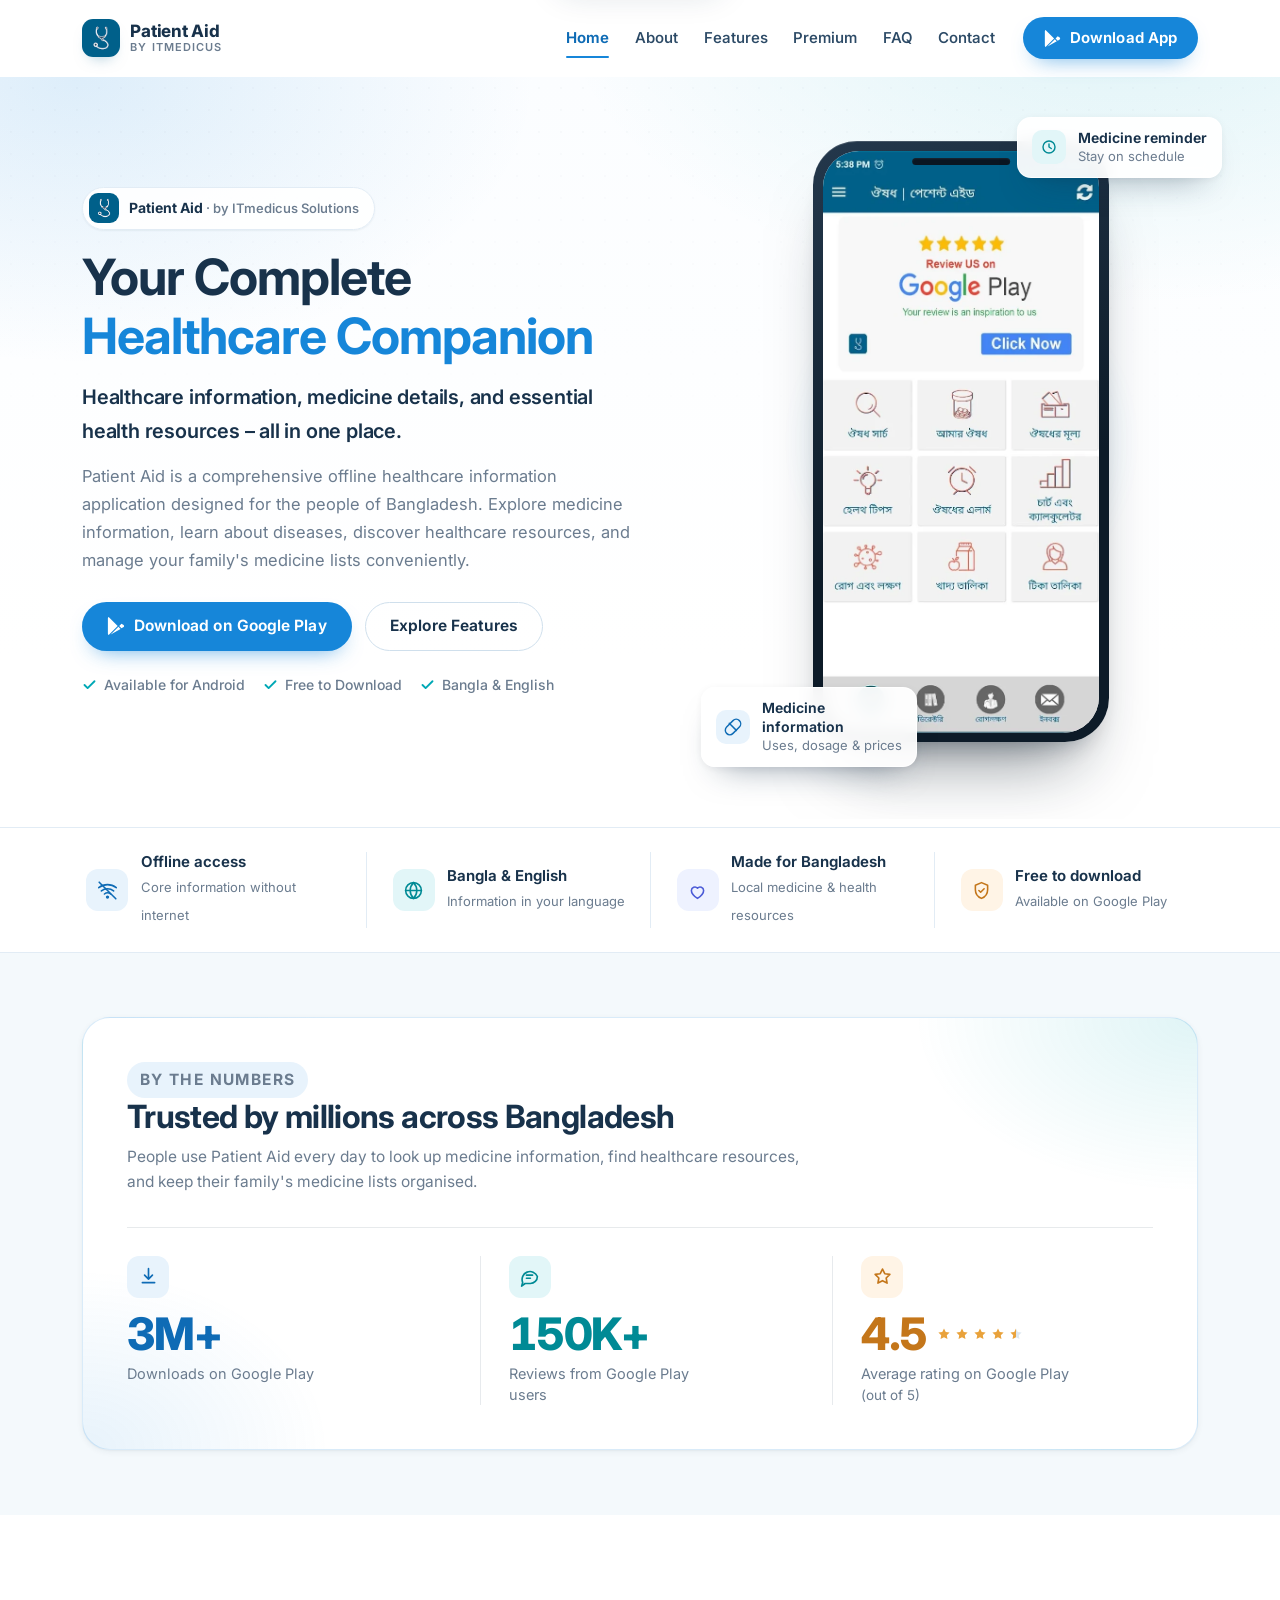
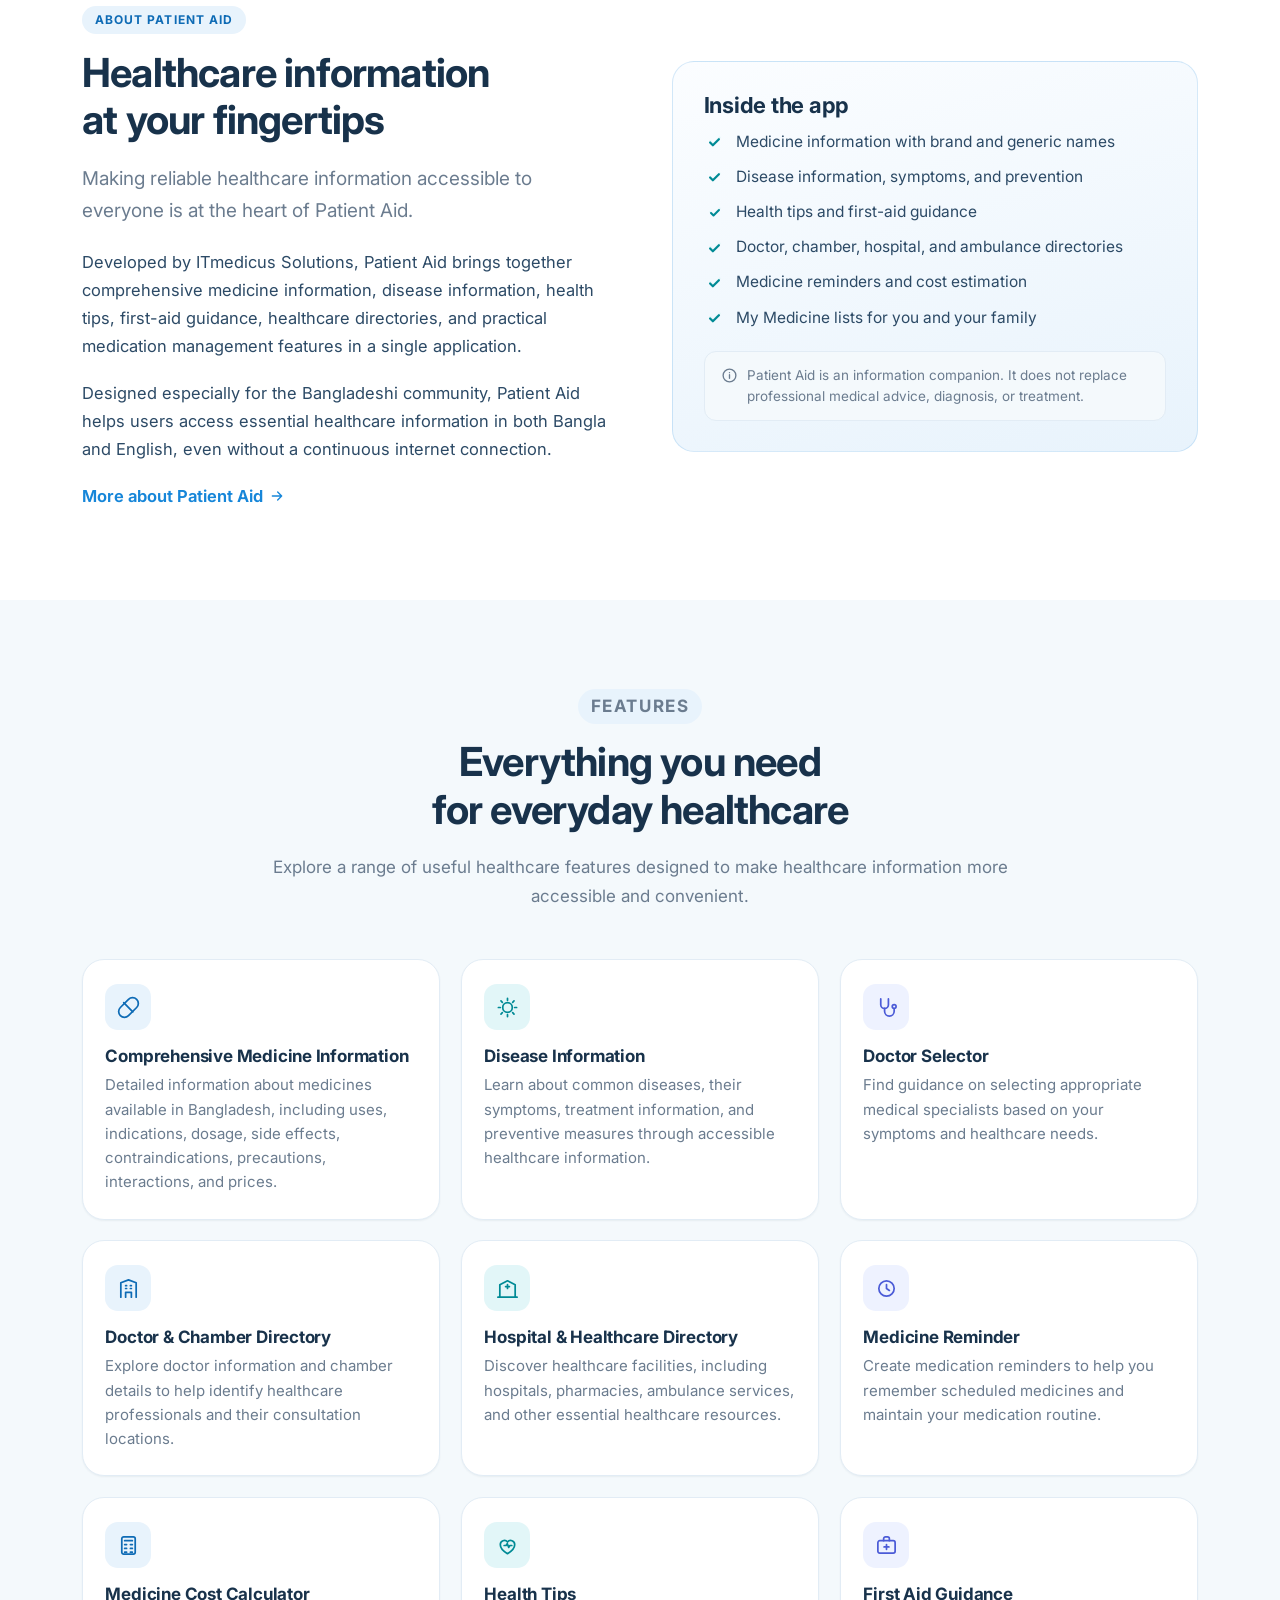
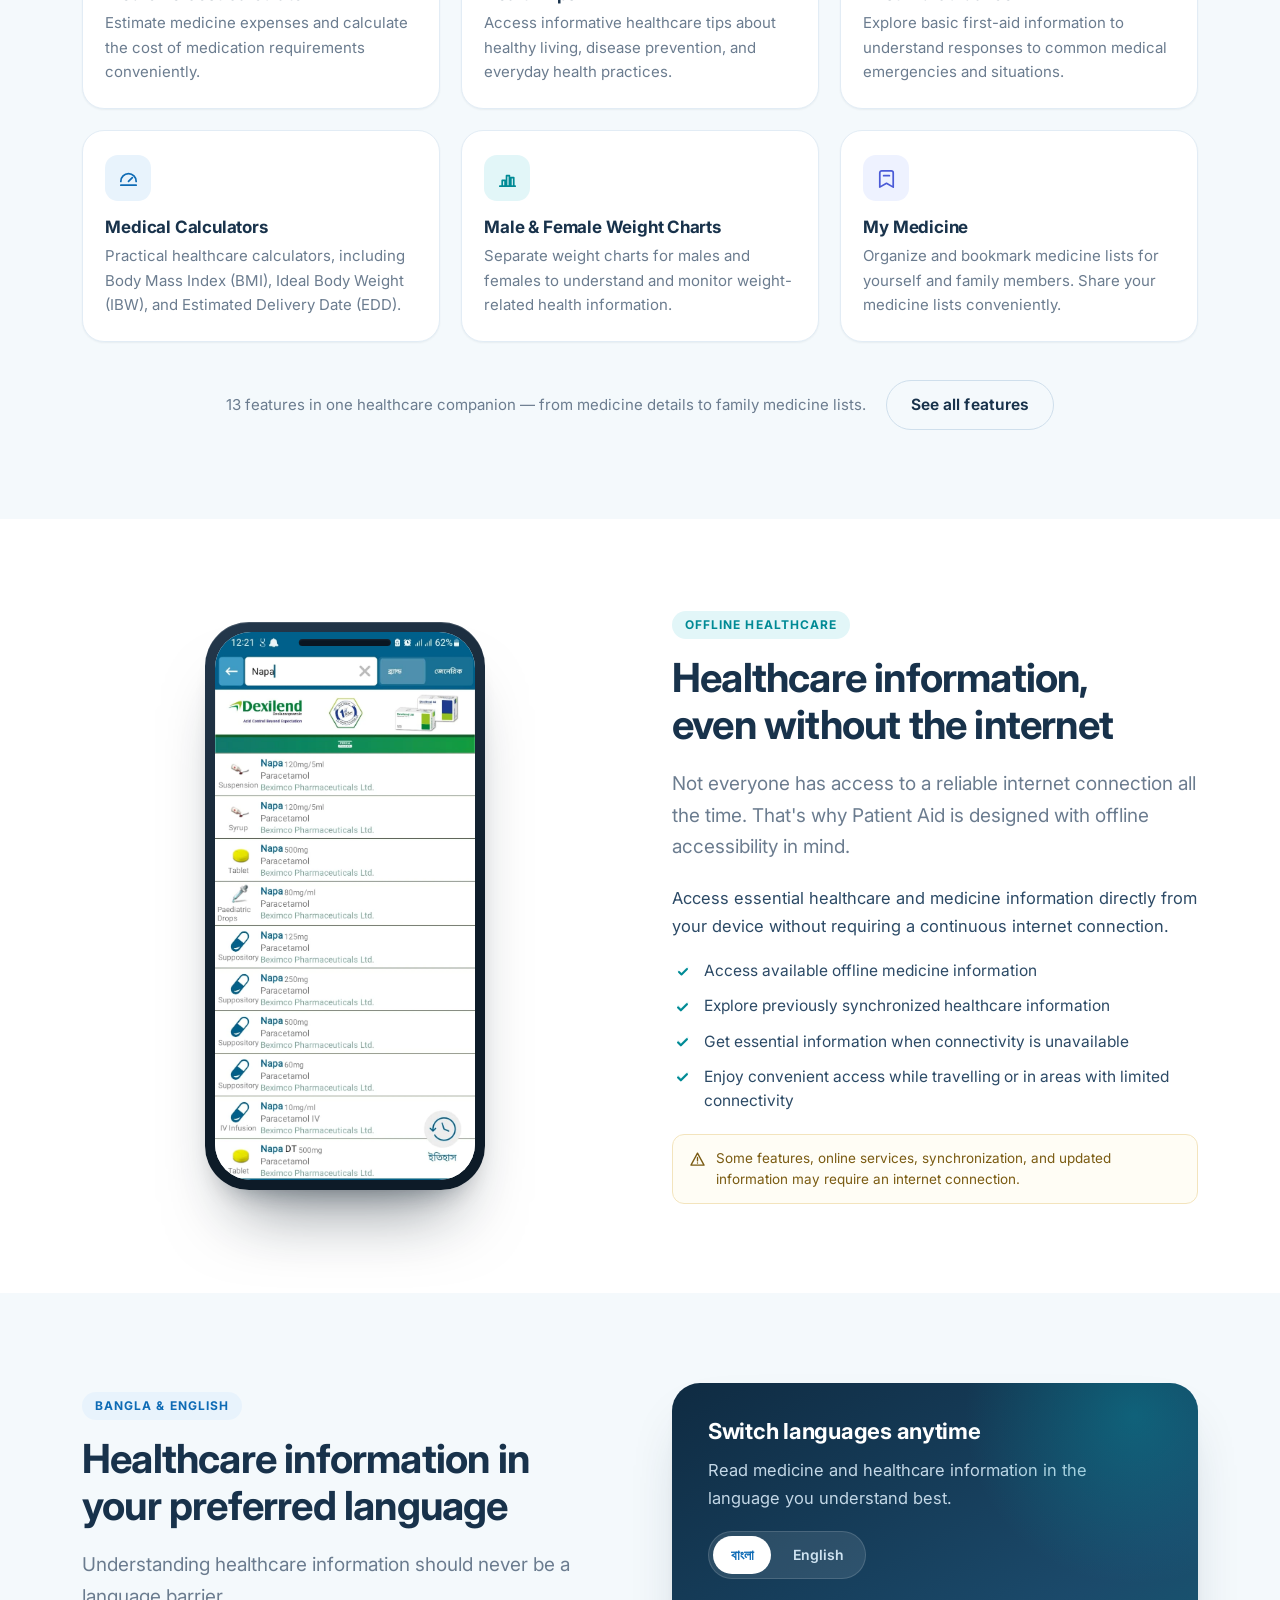
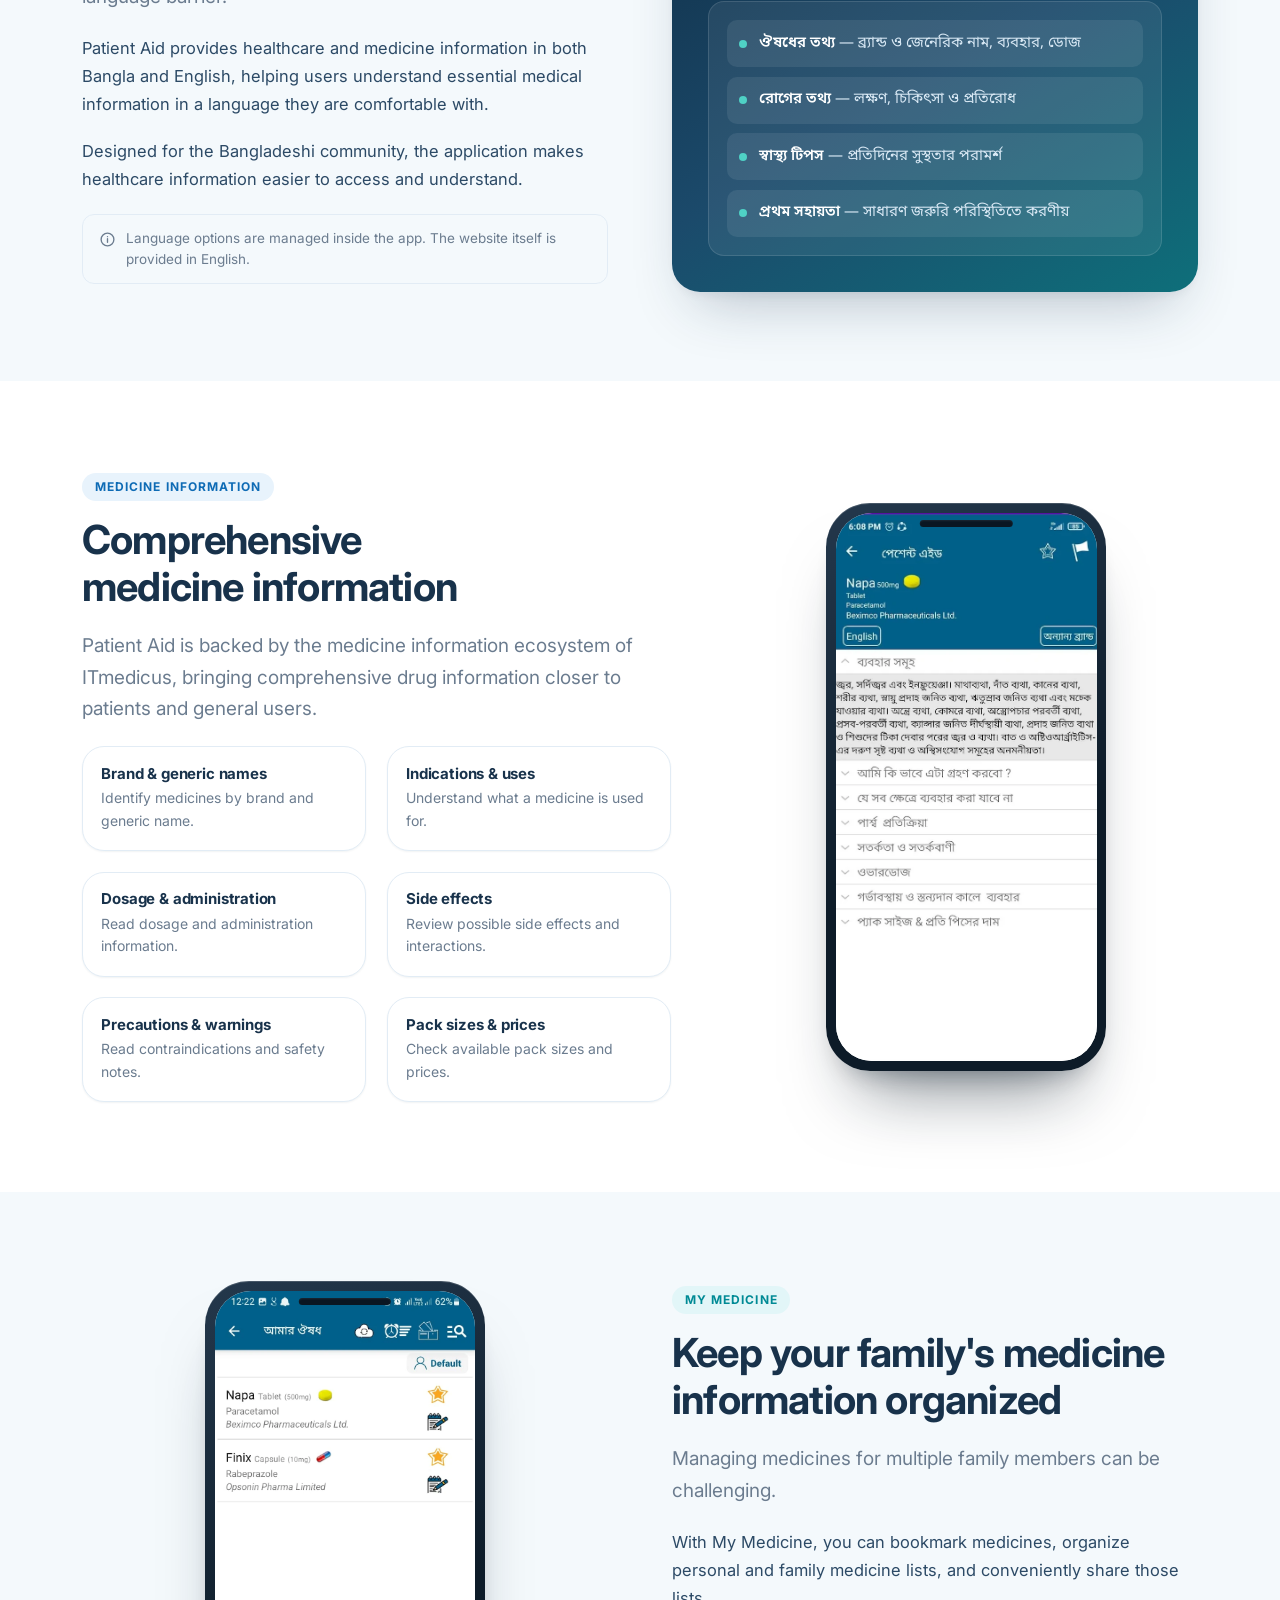
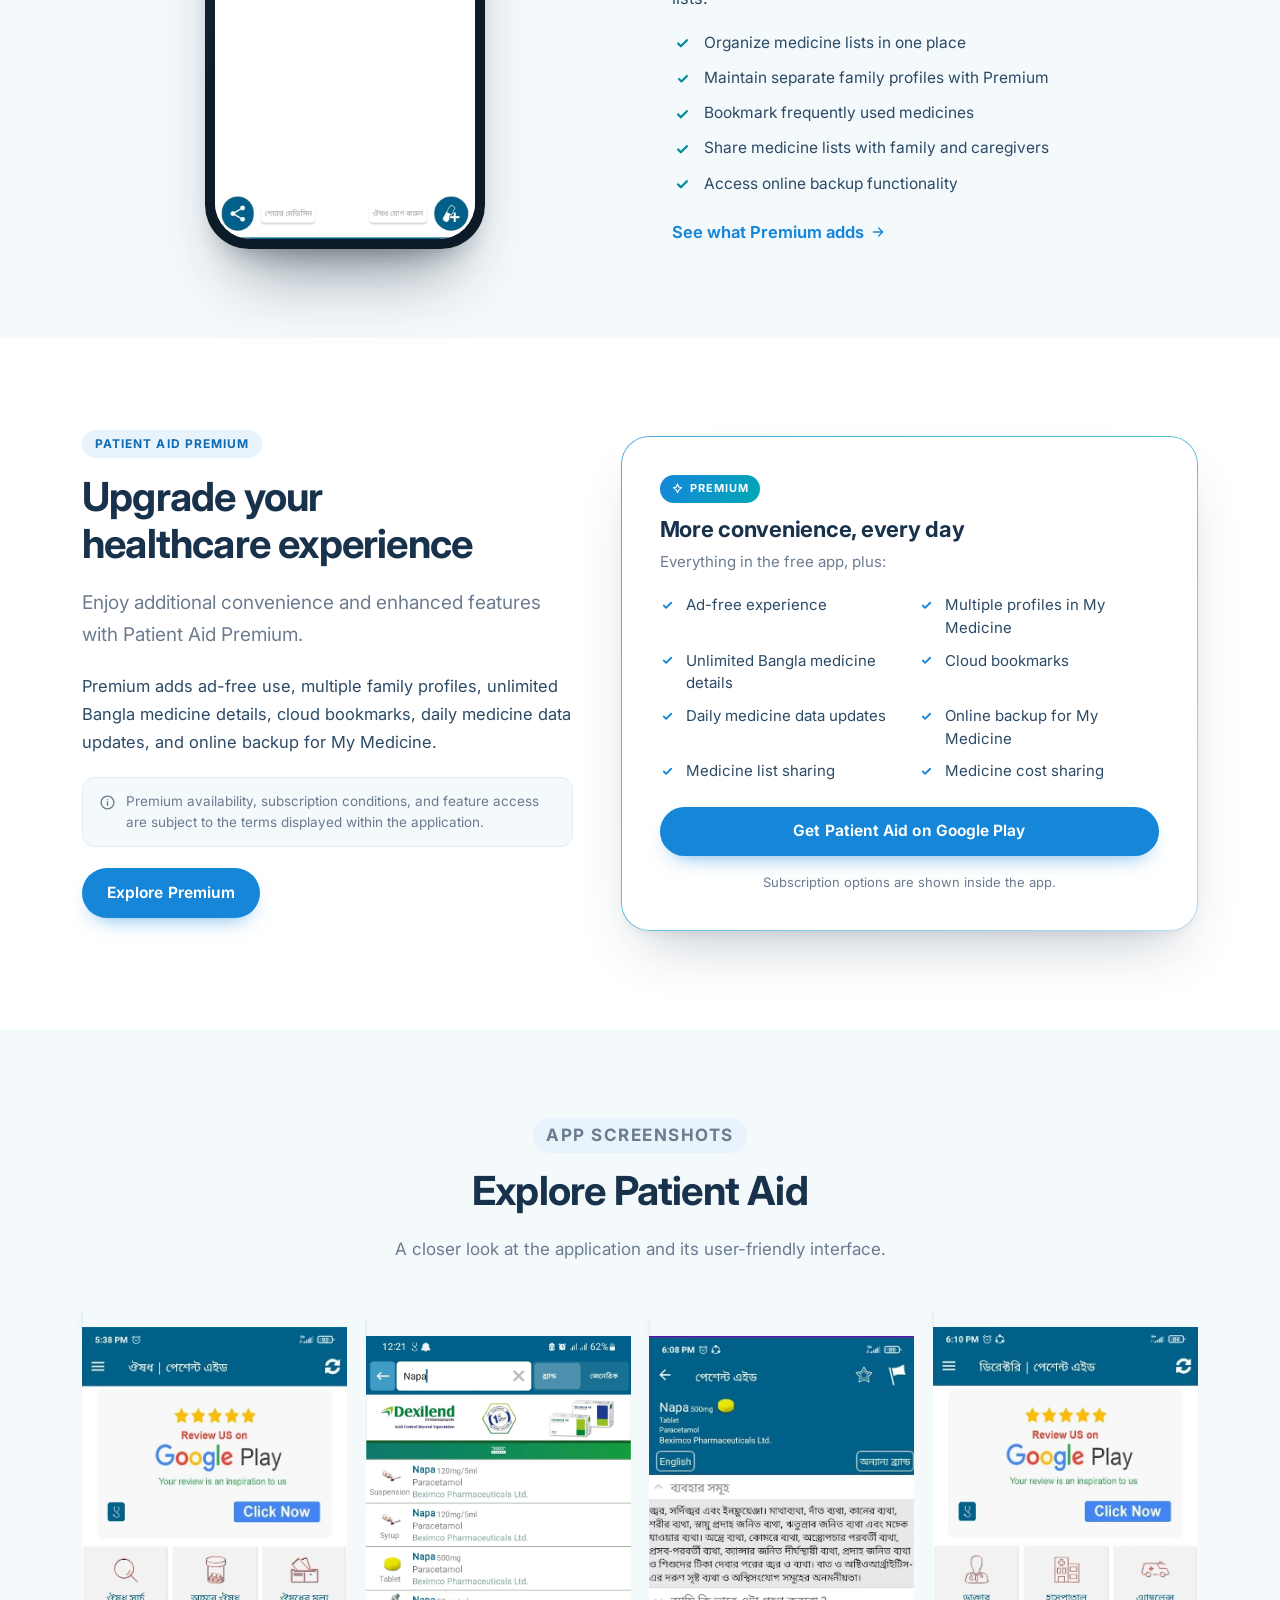
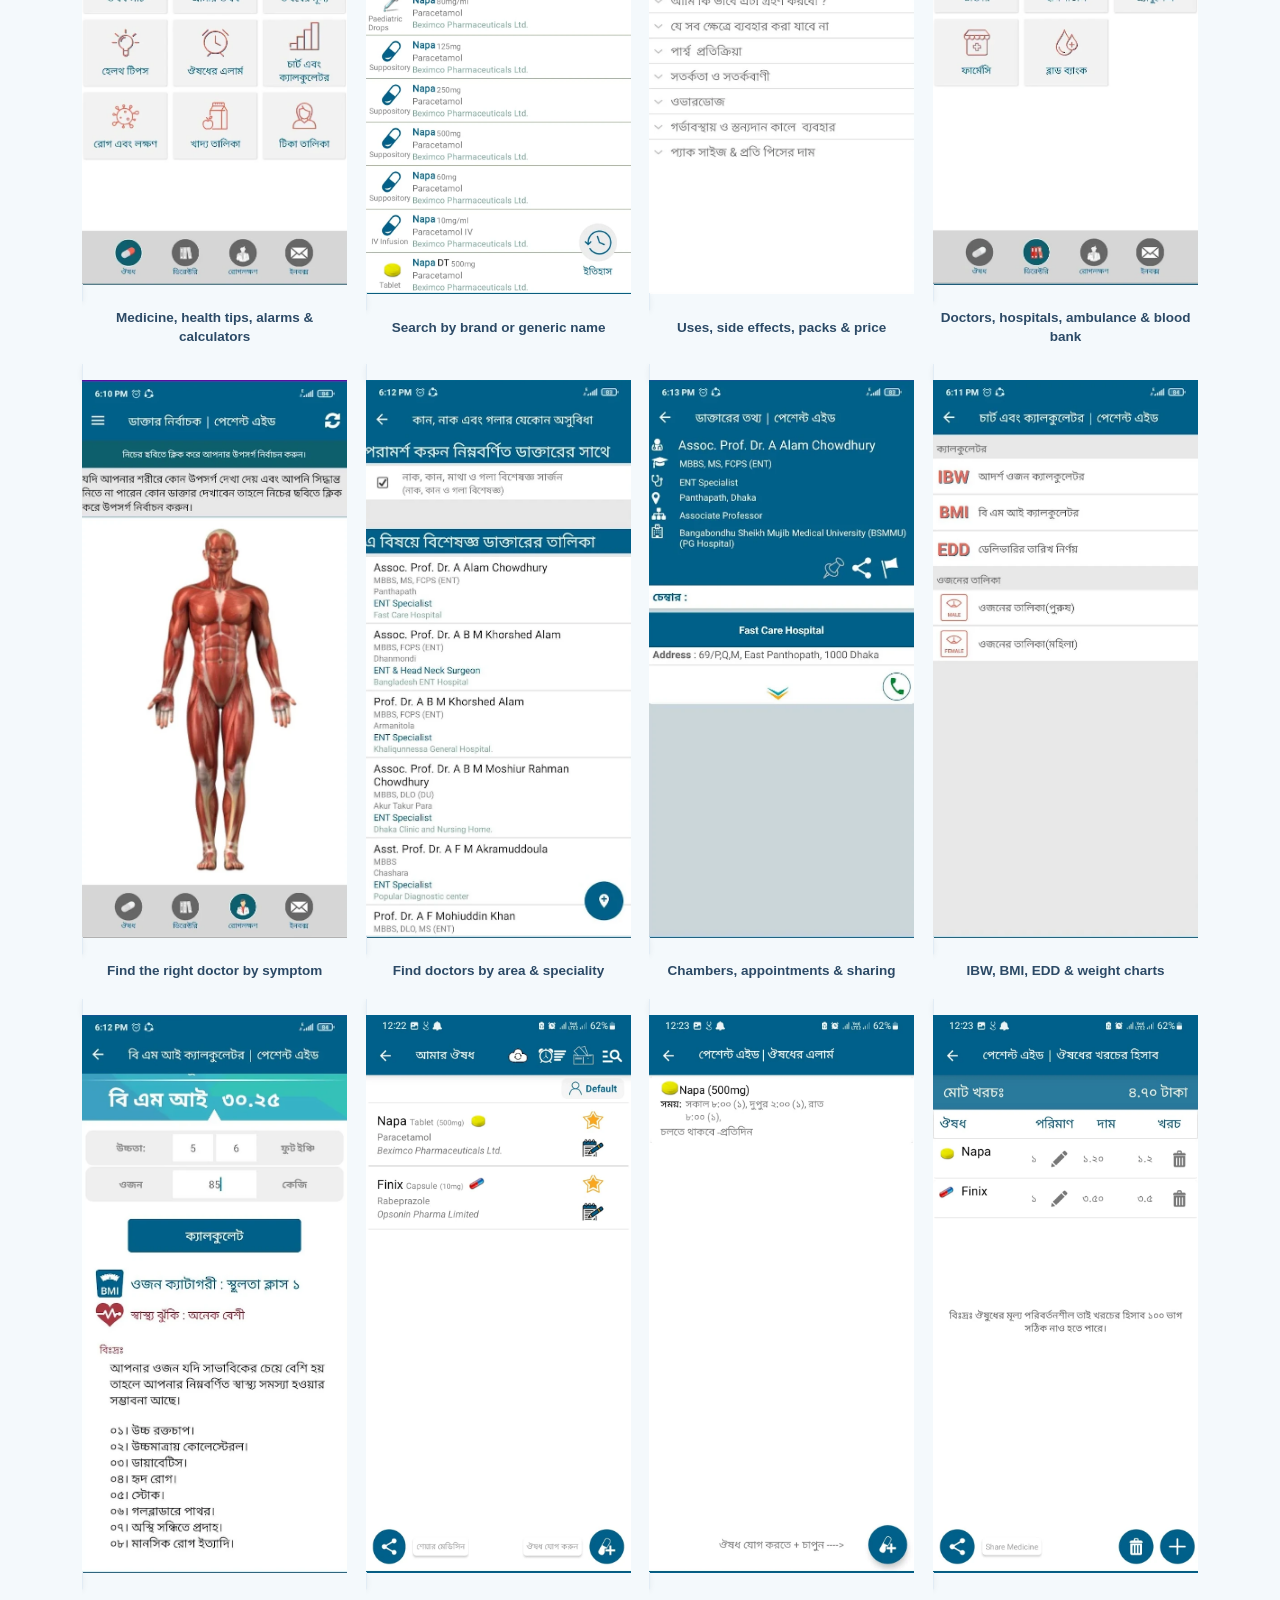
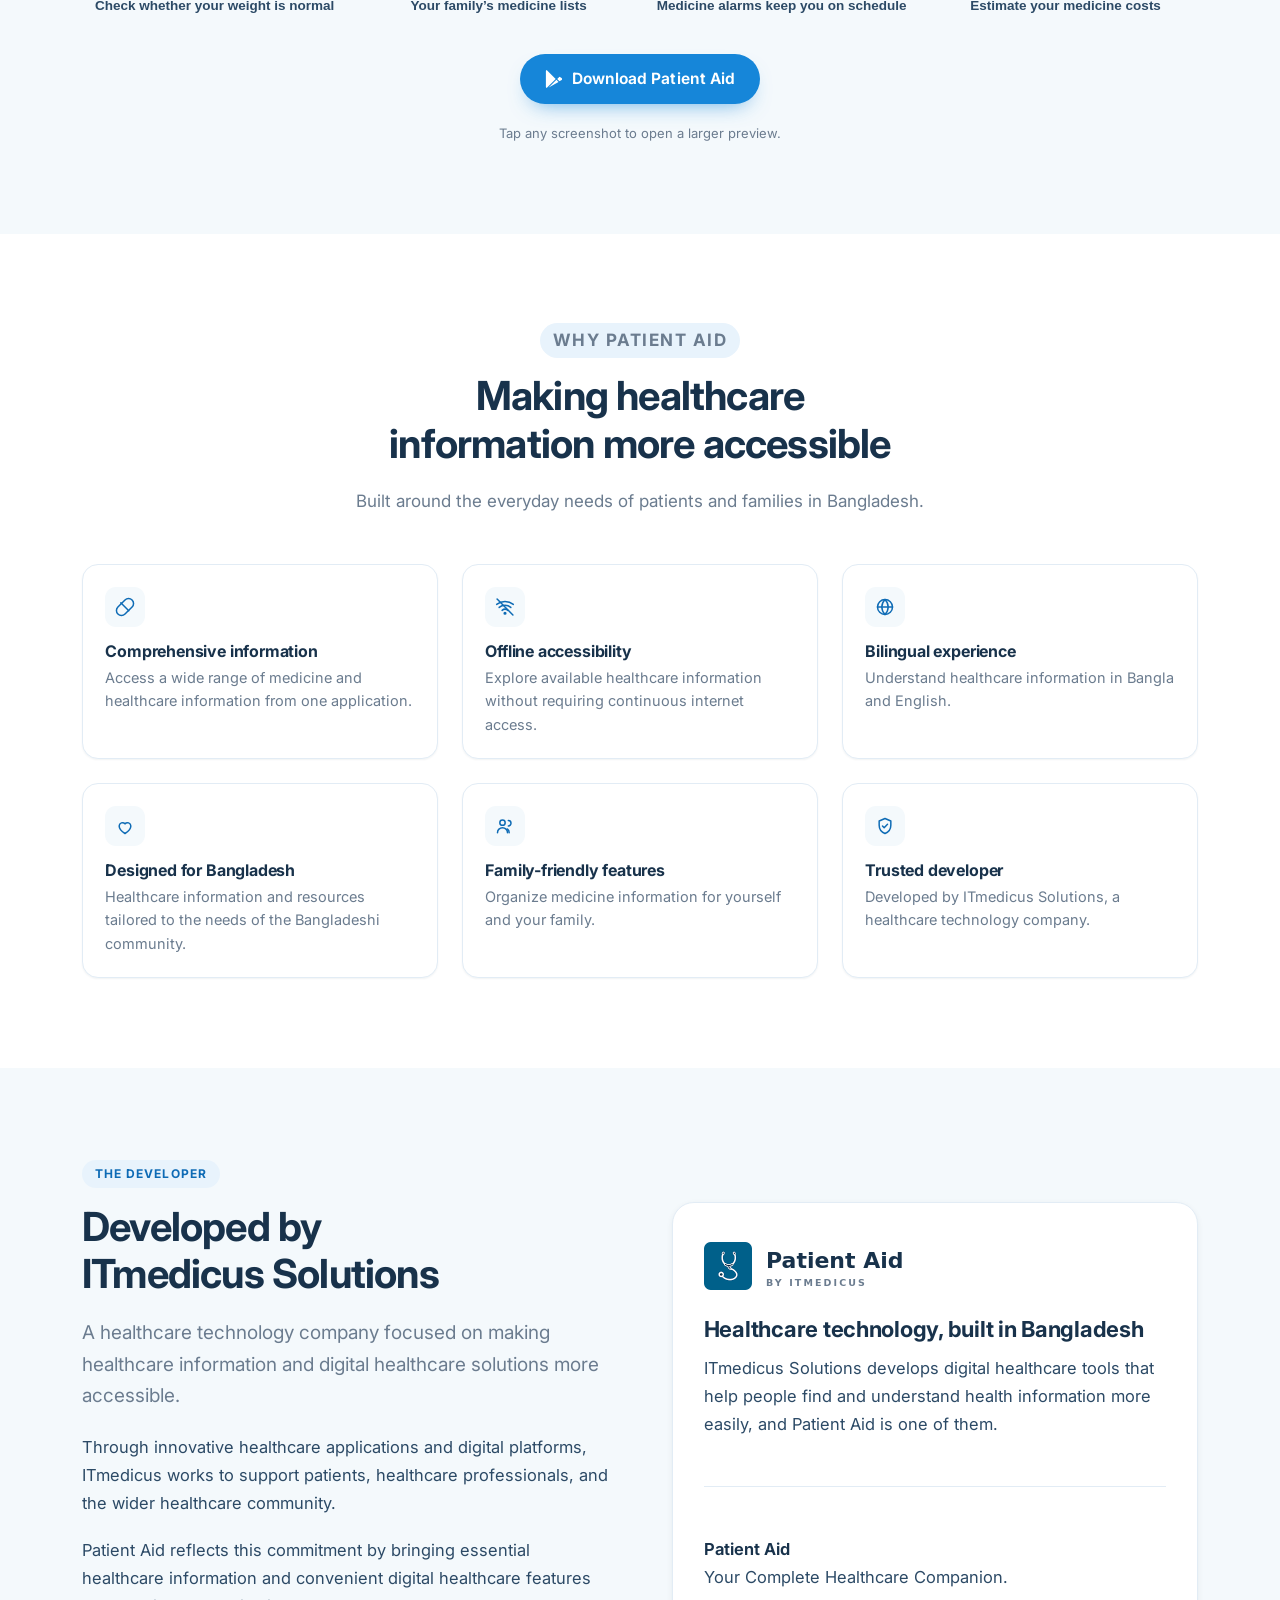
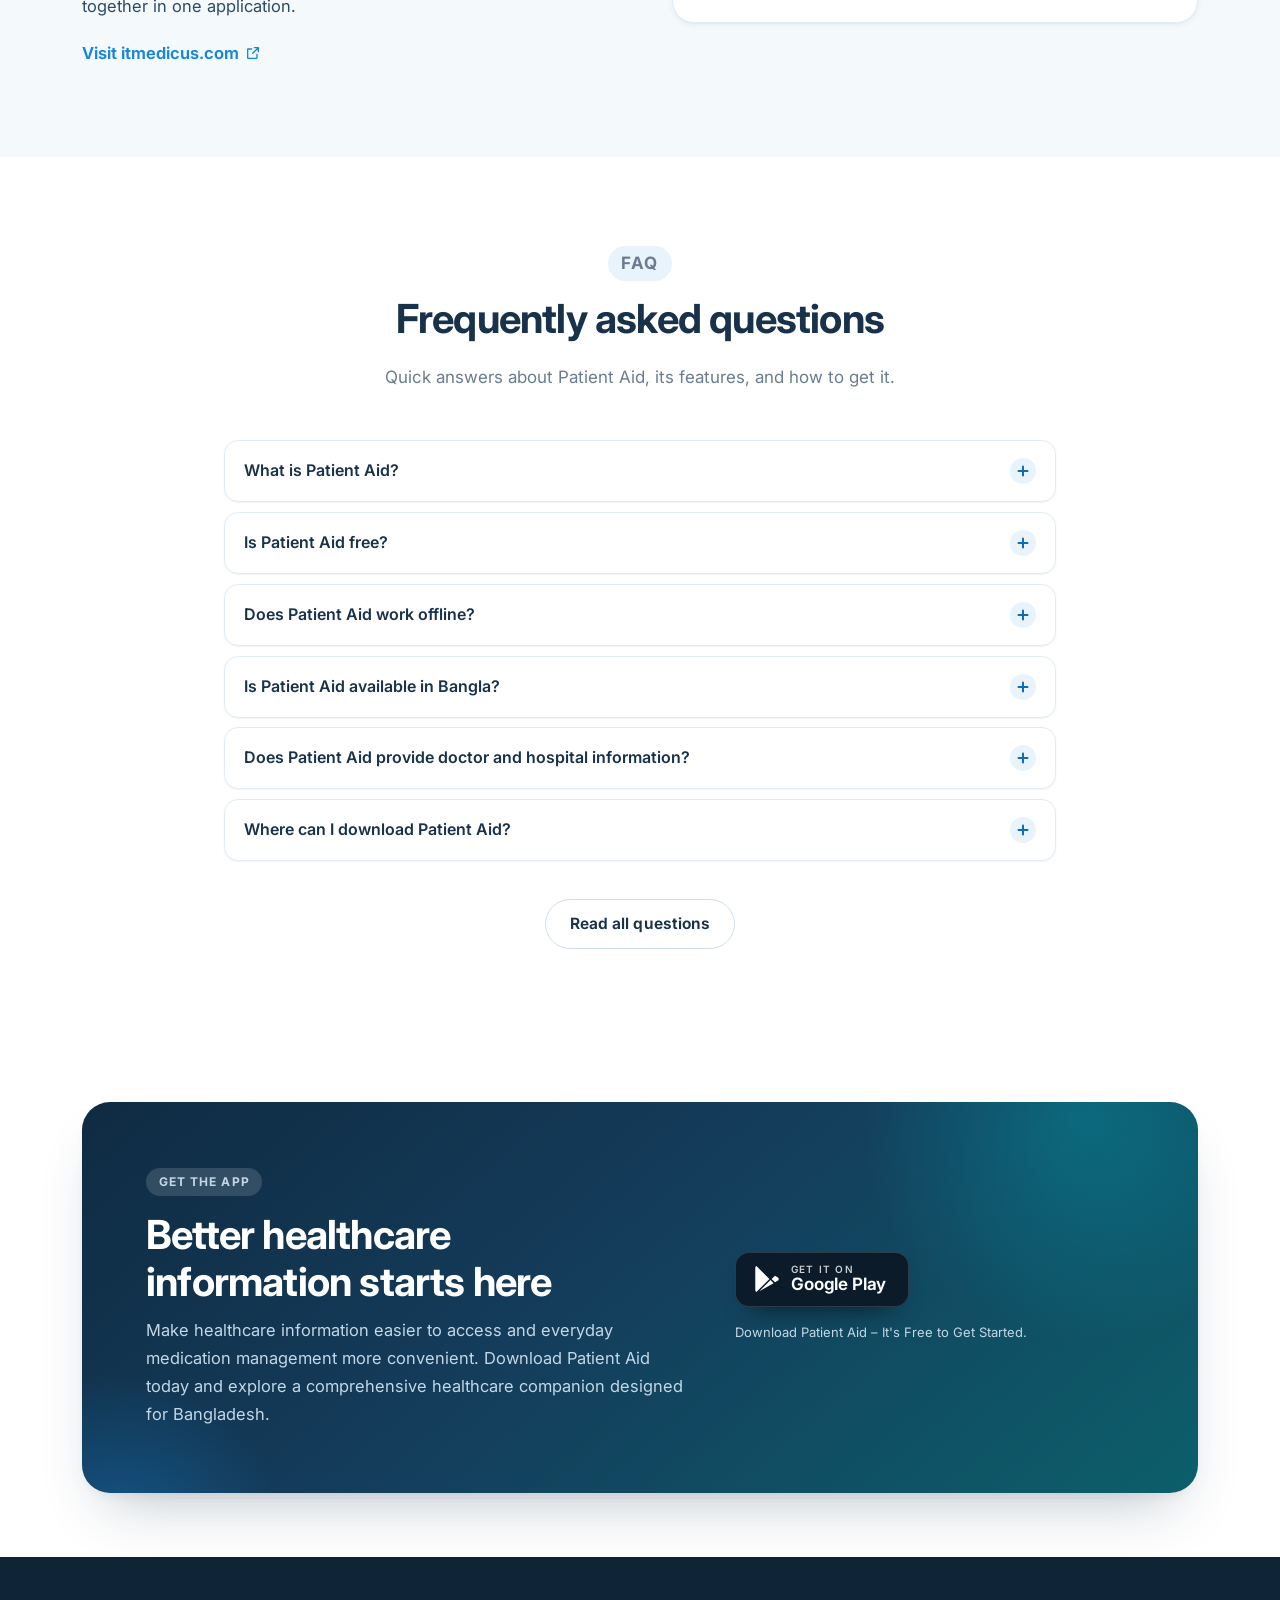
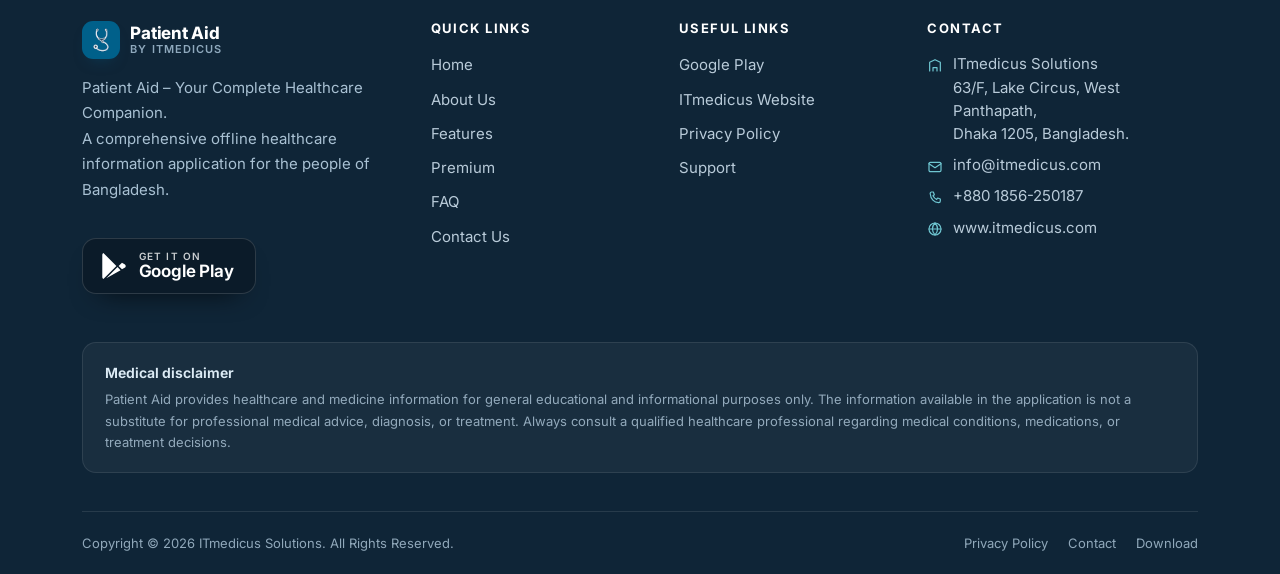
<file: index.html>
<!doctype html>
<html lang="en">
<head>
  <meta charset="utf-8">
  <meta name="viewport" content="width=device-width, initial-scale=1">
  <script>document.documentElement.classList.add("js");</script>
  <title>Patient Aid – Your Complete Healthcare Companion | ITmedicus</title>
  <meta name="description" content="Discover Patient Aid, an offline healthcare information app for Bangladesh. Explore medicine details, health tips, doctor directories, reminders, and more.">
  <!-- TODO: replace patientaid.example.com with the production domain before launch. -->
  <link rel="canonical" href="https://patientaid.example.com/">
  <meta name="robots" content="index, follow, max-image-preview:large, max-snippet:-1">
  <meta name="author" content="ITmedicus Solutions">
  <meta name="theme-color" content="#00608A">
  <meta name="color-scheme" content="light">

  <meta property="og:type" content="website">
  <meta property="og:site_name" content="Patient Aid">
  <meta property="og:title" content="Patient Aid – Your Complete Healthcare Companion">
  <meta property="og:description" content="A comprehensive offline healthcare information application for the people of Bangladesh. Medicine information, health tips, directories, and medicine reminders in Bangla and English.">
  <meta property="og:url" content="https://patientaid.example.com/">
  <meta property="og:image" content="https://patientaid.example.com/assets/img/og-image.png">
  <meta property="og:image:width" content="1200">
  <meta property="og:image:height" content="630">
  <meta property="og:image:alt" content="Patient Aid – Your Complete Healthcare Companion, by ITmedicus Solutions">
  <meta property="og:locale" content="en_US">

  <meta name="twitter:card" content="summary_large_image">
  <meta name="twitter:title" content="Patient Aid – Your Complete Healthcare Companion">
  <meta name="twitter:description" content="Offline healthcare information, medicine details, and essential health resources for the people of Bangladesh.">
  <meta name="twitter:image" content="https://patientaid.example.com/assets/img/og-image.png">
  <meta name="twitter:image:alt" content="Patient Aid app by ITmedicus Solutions">

  <link rel="icon" href="favicon.ico?v=2" sizes="any">
  <link rel="icon" href="favicon.svg?v=2" type="image/svg+xml">
  <link rel="icon" href="favicon-32.png?v=2" sizes="32x32" type="image/png">
  <link rel="icon" href="favicon-192.png?v=2" sizes="192x192" type="image/png">
  <link rel="apple-touch-icon" href="assets/img/apple-touch-icon.png?v=2">
  <link rel="manifest" href="manifest.json">

  <link rel="preconnect" href="https://fonts.googleapis.com">
  <link rel="preconnect" href="https://fonts.gstatic.com" crossorigin>
  <link href="https://fonts.googleapis.com/css2?family=Inter:wght@400;500;600;700;800&family=Noto+Sans+Bengali:wght@400;600&display=swap" rel="stylesheet">
  <link rel="preload" as="image" href="assets/img/screens/home.webp" fetchpriority="high">
  <link rel="stylesheet" href="assets/css/style.css">

  <script type="application/ld+json">
{
  "@context": "https://schema.org",
  "@graph": [
    {
      "@type": "Organization",
      "@id": "https://patientaid.example.com/#organization",
      "name": "ITmedicus Solutions",
      "url": "https://www.itmedicus.com",
      "logo": {
        "@type": "ImageObject",
        "url": "https://patientaid.example.com/assets/img/patient-aid-icon-512.png",
        "width": 512,
        "height": 512
      },
      "email": "info@itmedicus.com",
      "telephone": "+880 1856-250187",
      "address": {
        "@type": "PostalAddress",
        "streetAddress": "63/F, Lake Circus, West Panthapath",
        "addressLocality": "Dhaka",
        "postalCode": "1205",
        "addressCountry": "BD"
      },
      "sameAs": [
        "https://www.itmedicus.com",
        "https://play.google.com/store/apps/details?id=com.itmedicus.patientaid"
      ]
    },
    {
      "@type": "WebSite",
      "@id": "https://patientaid.example.com/#website",
      "url": "https://patientaid.example.com/",
      "name": "Patient Aid",
      "description": "Offline healthcare information application for Bangladesh by ITmedicus Solutions.",
      "publisher": {
        "@id": "https://patientaid.example.com/#organization"
      },
      "inLanguage": "en"
    },
    {
      "@type": "WebPage",
      "@id": "https://patientaid.example.com/#webpage",
      "url": "https://patientaid.example.com/",
      "name": "Patient Aid – Your Complete Healthcare Companion | ITmedicus",
      "description": "Discover Patient Aid, an offline healthcare information app for Bangladesh. Explore medicine details, health tips, doctor directories, reminders, and more.",
      "isPartOf": {
        "@id": "https://patientaid.example.com/#website"
      },
      "primaryImageOfPage": {
        "@type": "ImageObject",
        "url": "https://patientaid.example.com/assets/img/og-image.png"
      },
      "inLanguage": "en",
      "about": {
        "@id": "https://patientaid.example.com/#app"
      }
    },
    {
      "@type": "SoftwareApplication",
      "@id": "https://patientaid.example.com/#app",
      "name": "Patient Aid",
      "alternateName": "Patient Aid by ITmedicus Solutions",
      "applicationCategory": "HealthApplication",
      "applicationSubCategory": "Healthcare information",
      "operatingSystem": "Android",
      "url": "https://patientaid.example.com/",
      "downloadUrl": "https://play.google.com/store/apps/details?id=com.itmedicus.patientaid",
      "image": "https://patientaid.example.com/assets/img/patient-aid-icon-512.png",
      "screenshot": [
        "https://patientaid.example.com/assets/img/screens/home.webp",
        "https://patientaid.example.com/assets/img/screens/medicine-details.webp",
        "https://patientaid.example.com/assets/img/screens/my-medicine.webp"
      ],
      "offers": {
        "@type": "Offer",
        "price": "0",
        "priceCurrency": "BDT",
        "availability": "https://schema.org/InStock"
      },
      "aggregateRating": {
        "@type": "AggregateRating",
        "ratingValue": "4.5",
        "bestRating": "5",
        "worstRating": "1",
        "ratingCount": "150000"
      },
      "inLanguage": [
        "bn",
        "en"
      ],
      "isAccessibleForFree": true,
      "publisher": {
        "@id": "https://patientaid.example.com/#organization"
      }
    }
  ]
}
  </script>
</head>
<body>
  <a class="skip-link" href="#main">Skip to main content</a>

  <header class="site-header" id="siteHeader">
    <div class="container header-inner">
      <a class="brand" href="index.html" aria-label="Patient Aid home">
        <span class="brand-mark" aria-hidden="true">
          <img src="assets/img/patient-aid-icon.png" width="96" height="96" alt="">
        </span>
        <span class="brand-text"><strong>Patient Aid</strong><span>By ITmedicus</span></span>
      </a>

      <nav class="primary-nav" id="primaryNav" aria-label="Primary">
        <ul>
          <li><a href="index.html" aria-current="page">Home</a></li>
          <li><a href="about.html">About</a></li>
          <li><a href="features.html">Features</a></li>
          <li><a href="premium.html">Premium</a></li>
          <li><a href="faq.html">FAQ</a></li>
          <li><a href="contact.html">Contact</a></li>
        </ul>
        <a class="btn nav-cta" href="https://play.google.com/store/apps/details?id=com.itmedicus.patientaid" target="_blank" rel="noopener noreferrer">
          <svg viewBox="0 0 512 512" width="17" height="17" aria-hidden="true" focusable="false"><path fill="currentColor" d="M47 0C34 6.8 25.3 19.2 25.3 35.3v441.3c0 16.1 8.7 28.5 21.7 35.3l256.6-256L47 0Zm425.2 225.6-58.9-34.1-65.7 64.5 65.7 64.5 60.1-34.1c18-14.3 18-46.5-1.2-60.8ZM104.6 499l280.8-161.2-60.1-60.1L104.6 499Z"/></svg>
          Download App
        </a>
      </nav>

      <button class="nav-toggle" type="button" aria-expanded="false" aria-controls="primaryNav" aria-label="Open menu">
        <svg class="icon-menu" viewBox="0 0 24 24" fill="none" stroke="currentColor" stroke-width="2" stroke-linecap="round" aria-hidden="true"><path d="M4 7h16M4 12h16M4 17h16"/></svg>
        <svg class="icon-close" viewBox="0 0 24 24" fill="none" stroke="currentColor" stroke-width="2" stroke-linecap="round" aria-hidden="true"><path d="M6 6l12 12M18 6 6 18"/></svg>
      </button>
    </div>
  </header>

  <main id="main">
    <!-- ================================================================ HERO -->
    <section class="hero">
      <div class="container hero-inner">
        <div class="hero-copy">
          <div class="hero-logo">
            <span class="brand-mark" aria-hidden="true">
              <img src="assets/img/patient-aid-icon.png" width="96" height="96" alt="">
            </span>
            <span><strong>Patient Aid</strong> · by ITmedicus Solutions</span>
          </div>

          <h1 class="hero-title">Your Complete<br><em>Healthcare Companion</em></h1>
          <p class="hero-sub">Healthcare information, medicine details, and essential health resources – all in one place.</p>
          <p class="hero-body">Patient Aid is a comprehensive offline healthcare information application designed for the people of Bangladesh. Explore medicine information, learn about diseases, discover healthcare resources, and manage your family's medicine lists conveniently.</p>

          <div class="hero-actions">
            <a class="btn" href="https://play.google.com/store/apps/details?id=com.itmedicus.patientaid" target="_blank" rel="noopener noreferrer">
              <svg viewBox="0 0 512 512" width="18" height="18" aria-hidden="true" focusable="false"><path fill="currentColor" d="M47 0C34 6.8 25.3 19.2 25.3 35.3v441.3c0 16.1 8.7 28.5 21.7 35.3l256.6-256L47 0Zm425.2 225.6-58.9-34.1-65.7 64.5 65.7 64.5 60.1-34.1c18-14.3 18-46.5-1.2-60.8ZM104.6 499l280.8-161.2-60.1-60.1L104.6 499Z"/></svg>
              Download on Google Play
            </a>
            <a class="btn btn--ghost" href="features.html">Explore Features</a>
          </div>

          <ul class="hero-meta">
            <li>Available for Android</li>
            <li>Free to Download</li>
            <li>Bangla &amp; English</li>
          </ul>
        </div>

        <div class="hero-visual">
          <div class="hero-glow" aria-hidden="true"></div>
          <!-- Replace the src below with your genuine app screenshot when ready. -->
          <div class="phone">
            <div class="phone-screen">
              <img src="assets/img/screens/home.webp" width="605" height="1235" fetchpriority="high" decoding="async" alt="Patient Aid home screen in Bangla with medicine search, My Medicine, medicine cost, health tips, alarms, charts, disease information, food lists, and vaccine lists">
            </div>
          </div>

          <div class="float-card float-card--a" aria-hidden="true">
            <span class="fc-icon">
              <svg viewBox="0 0 24 24" fill="none" stroke="currentColor" stroke-width="1.9" stroke-linecap="round" stroke-linejoin="round"><path d="M12 3.5 3.5 12a6 6 0 0 0 8.5 8.5l8.5-8.5a6 6 0 0 0-8.5-8.5Z"/><path d="m7 7 9.5 9.5"/></svg>
            </span>
            <span><strong>Medicine information</strong>Uses, dosage &amp; prices</span>
          </div>

          <div class="float-card float-card--b" aria-hidden="true">
            <span class="fc-icon">
              <svg viewBox="0 0 24 24" fill="none" stroke="currentColor" stroke-width="1.9" stroke-linecap="round" stroke-linejoin="round"><circle cx="12" cy="12" r="8"/><path d="M12 8v4l3 2"/></svg>
            </span>
            <span><strong>Medicine reminder</strong>Stay on schedule</span>
          </div>
        </div>
      </div>
    </section>

    <!-- ========================================================= TRUST STRIP -->
    <section class="trust-strip" aria-label="At a glance">
      <div class="container trust-grid">
        <div class="trust-item">
          <span class="trust-icon">
            <svg viewBox="0 0 24 24" fill="none" stroke="currentColor" stroke-width="1.8" stroke-linecap="round" stroke-linejoin="round" aria-hidden="true"><path d="M2 8.8a16 16 0 0 1 20 0"/><path d="M5 12.5a11 11 0 0 1 14 0"/><path d="M8.5 16a5.5 5.5 0 0 1 7 0"/><circle cx="12" cy="19.5" r="1"/><path d="M2.5 2.5l19 19"/></svg>
          </span>
          <span class="trust-text"><strong>Offline access</strong><span>Core information without internet</span></span>
        </div>
        <div class="trust-item">
          <span class="trust-icon">
            <svg viewBox="0 0 24 24" fill="none" stroke="currentColor" stroke-width="1.8" stroke-linecap="round" stroke-linejoin="round" aria-hidden="true"><circle cx="12" cy="12" r="9"/><path d="M3 12h18"/><path d="M12 3c2.5 2.6 3.8 5.7 3.8 9s-1.3 6.4-3.8 9c-2.5-2.6-3.8-5.7-3.8-9S9.5 5.6 12 3Z"/></svg>
          </span>
          <span class="trust-text"><strong>Bangla &amp; English</strong><span>Information in your language</span></span>
        </div>
        <div class="trust-item">
          <span class="trust-icon">
            <svg viewBox="0 0 24 24" fill="none" stroke="currentColor" stroke-width="1.8" stroke-linecap="round" stroke-linejoin="round" aria-hidden="true"><path d="M12 21s-7-4.4-7-9a4 4 0 0 1 7-2.6A4 4 0 0 1 19 12c0 4.6-7 9-7 9Z"/></svg>
          </span>
          <span class="trust-text"><strong>Made for Bangladesh</strong><span>Local medicine &amp; health resources</span></span>
        </div>
        <div class="trust-item">
          <span class="trust-icon">
            <svg viewBox="0 0 24 24" fill="none" stroke="currentColor" stroke-width="1.8" stroke-linecap="round" stroke-linejoin="round" aria-hidden="true"><path d="M12 3 5 6v5c0 4.4 3 8.3 7 10 4-1.7 7-5.6 7-10V6Z"/><path d="m9 12 2 2 4-4"/></svg>
          </span>
          <span class="trust-text"><strong>Free to download</strong><span>Available on Google Play</span></span>
        </div>
      </div>
    </section>

    <!-- =============================================================== STATS -->
    <section class="section section--alt section--tight" id="stats" aria-labelledby="stats-title">
      <div class="container">
        <div class="stats-panel reveal">
          <div class="stats-intro">
            <p class="eyebrow">By the numbers</p>
            <h2 id="stats-title">Trusted by millions across Bangladesh</h2>
            <p>People use Patient Aid every day to look up medicine information, find healthcare resources, and keep their family's medicine lists organised.</p>
          </div>

          <div class="stats-grid">
            <div class="stat">
              <span class="stat-icon" aria-hidden="true">
                <svg viewBox="0 0 24 24" fill="none" stroke="currentColor" stroke-width="1.9" stroke-linecap="round" stroke-linejoin="round"><path d="M12 3v12M7.5 10.5 12 15l4.5-4.5"/><path d="M5 19h14"/></svg>
              </span>
              <div class="stat-figure">
                <p class="stat-value"><span data-count-to="3" data-count-suffix="M+">3M+</span></p>
              </div>
              <p class="stat-label">Downloads on Google Play</p>
            </div>

            <div class="stat">
              <span class="stat-icon" aria-hidden="true">
                <svg viewBox="0 0 24 24" fill="none" stroke="currentColor" stroke-width="1.9" stroke-linecap="round" stroke-linejoin="round"><path d="M21 12a8 8 0 0 1-8 8H7l-4 3 1.2-4.2A8 8 0 1 1 21 12Z"/><path d="M8.5 10.5h7M8.5 14h4.5"/></svg>
              </span>
              <div class="stat-figure">
                <p class="stat-value"><span data-count-to="150" data-count-suffix="K+">150K+</span></p>
              </div>
              <p class="stat-label">Reviews from Google Play users</p>
            </div>

            <div class="stat">
              <span class="stat-icon stat-icon--star" aria-hidden="true">
                <svg viewBox="0 0 24 24" fill="none" stroke="currentColor" stroke-width="1.9" stroke-linecap="round" stroke-linejoin="round"><path d="m12 3.5 2.6 5.3 5.8.8-4.2 4.1 1 5.8-5.2-2.7-5.2 2.7 1-5.8L3.6 9.6l5.8-.8Z"/></svg>
              </span>
              <div class="stat-figure">
                <p class="stat-value"><span data-count-to="4.5" data-count-decimals="1">4.5</span></p>
                <span class="stat-stars" aria-hidden="true">
                  <svg viewBox="0 0 24 24"><path fill="#E9A23B" d="m12 3.6 2.6 5.3 5.8.8-4.2 4.1 1 5.8-5.2-2.7-5.2 2.7 1-5.8L3.6 9.7l5.8-.8Z"/></svg>
                  <svg viewBox="0 0 24 24"><path fill="#E9A23B" d="m12 3.6 2.6 5.3 5.8.8-4.2 4.1 1 5.8-5.2-2.7-5.2 2.7 1-5.8L3.6 9.7l5.8-.8Z"/></svg>
                  <svg viewBox="0 0 24 24"><path fill="#E9A23B" d="m12 3.6 2.6 5.3 5.8.8-4.2 4.1 1 5.8-5.2-2.7-5.2 2.7 1-5.8L3.6 9.7l5.8-.8Z"/></svg>
                  <svg viewBox="0 0 24 24"><path fill="#E9A23B" d="m12 3.6 2.6 5.3 5.8.8-4.2 4.1 1 5.8-5.2-2.7-5.2 2.7 1-5.8L3.6 9.7l5.8-.8Z"/></svg>
                  <svg viewBox="0 0 24 24">
                    <defs>
                      <linearGradient id="ratingHalf">
                        <stop offset="50%" stop-color="#E9A23B"/>
                        <stop offset="50%" stop-color="#DCE7F0"/>
                      </linearGradient>
                    </defs>
                    <path fill="url(#ratingHalf)" d="m12 3.6 2.6 5.3 5.8.8-4.2 4.1 1 5.8-5.2-2.7-5.2 2.7 1-5.8L3.6 9.7l5.8-.8Z"/>
                  </svg>
                </span>
              </div>
              <p class="stat-label">Average rating on Google Play <span class="stat-outof">(out of 5)</span></p>
            </div>
          </div>
        </div>
      </div>
    </section>

    <!-- =============================================================== ABOUT -->
    <section class="section" id="about">
      <div class="container split">
        <div class="reveal">
          <p class="eyebrow">About Patient Aid</p>
          <h2>Healthcare information at your fingertips</h2>
          <p class="lead">Making reliable healthcare information accessible to everyone is at the heart of Patient Aid.</p>
          <p>Developed by ITmedicus Solutions, Patient Aid brings together comprehensive medicine information, disease information, health tips, first-aid guidance, healthcare directories, and practical medication management features in a single application.</p>
          <p>Designed especially for the Bangladeshi community, Patient Aid helps users access essential healthcare information in both Bangla and English, even without a continuous internet connection.</p>
          <a class="inline-link" href="about.html">More about Patient Aid
            <svg viewBox="0 0 24 24" fill="none" stroke="currentColor" stroke-width="2" stroke-linecap="round" stroke-linejoin="round" aria-hidden="true"><path d="M5 12h14M13 6l6 6-6 6"/></svg>
          </a>
        </div>

        <div class="panel panel--soft reveal">
          <h3>Inside the app</h3>
          <ul class="checklist">
            <li>Medicine information with brand and generic names</li>
            <li>Disease information, symptoms, and prevention</li>
            <li>Health tips and first-aid guidance</li>
            <li>Doctor, chamber, hospital, and ambulance directories</li>
            <li>Medicine reminders and cost estimation</li>
            <li>My Medicine lists for you and your family</li>
          </ul>
          <p class="note note--info">
            <svg viewBox="0 0 24 24" fill="none" stroke="currentColor" stroke-width="1.9" stroke-linecap="round" stroke-linejoin="round" aria-hidden="true"><circle cx="12" cy="12" r="9"/><path d="M12 11v5M12 8h.01"/></svg>
            Patient Aid is an information companion. It does not replace professional medical advice, diagnosis, or treatment.
          </p>
        </div>
      </div>
    </section>

    <!-- ============================================================ FEATURES -->
    <section class="section section--alt" id="features">
      <div class="container">
        <div class="section-head is-center reveal">
          <p class="eyebrow">Features</p>
          <h2>Everything you need for everyday healthcare</h2>
          <p>Explore a range of useful healthcare features designed to make healthcare information more accessible and convenient.</p>
        </div>

        <div class="feature-grid">
          <article class="feature-card reveal">
            <span class="feature-icon"><svg viewBox="0 0 24 24" fill="none" stroke="currentColor" stroke-width="1.8" stroke-linecap="round" stroke-linejoin="round" aria-hidden="true"><path d="M12 3.5 3.5 12a6 6 0 0 0 8.5 8.5l8.5-8.5a6 6 0 0 0-8.5-8.5Z"/><path d="m7 7 9.5 9.5"/></svg></span>
            <h3>Comprehensive Medicine Information</h3>
            <p>Detailed information about medicines available in Bangladesh, including uses, indications, dosage, side effects, contraindications, precautions, interactions, and prices.</p>
          </article>

          <article class="feature-card reveal">
            <span class="feature-icon"><svg viewBox="0 0 24 24" fill="none" stroke="currentColor" stroke-width="1.8" stroke-linecap="round" stroke-linejoin="round" aria-hidden="true"><circle cx="12" cy="12" r="5"/><path d="M12 2.5v2M12 19.5v2M2.5 12h2M19.5 12h2M5.2 5.2 6.6 6.6M17.4 17.4l1.4 1.4M18.8 5.2 17.4 6.6M6.6 17.4 5.2 18.8"/></svg></span>
            <h3>Disease Information</h3>
            <p>Learn about common diseases, their symptoms, treatment information, and preventive measures through accessible healthcare information.</p>
          </article>

          <article class="feature-card reveal">
            <span class="feature-icon"><svg viewBox="0 0 24 24" fill="none" stroke="currentColor" stroke-width="1.8" stroke-linecap="round" stroke-linejoin="round" aria-hidden="true"><path d="M6 3v6a4 4 0 0 0 8 0V3"/><path d="M10 13v3a5 5 0 0 0 10 0v-2"/><circle cx="20" cy="11" r="2"/></svg></span>
            <h3>Doctor Selector</h3>
            <p>Find guidance on selecting appropriate medical specialists based on your symptoms and healthcare needs.</p>
          </article>

          <article class="feature-card reveal">
            <span class="feature-icon"><svg viewBox="0 0 24 24" fill="none" stroke="currentColor" stroke-width="1.8" stroke-linecap="round" stroke-linejoin="round" aria-hidden="true"><path d="M4 21V6l8-3 8 3v15"/><path d="M9 21v-5h6v5"/><path d="M9 9h1M14 9h1M9 12h1M14 12h1"/></svg></span>
            <h3>Doctor &amp; Chamber Directory</h3>
            <p>Explore doctor information and chamber details to help identify healthcare professionals and their consultation locations.</p>
          </article>

          <article class="feature-card reveal">
            <span class="feature-icon"><svg viewBox="0 0 24 24" fill="none" stroke="currentColor" stroke-width="1.8" stroke-linecap="round" stroke-linejoin="round" aria-hidden="true"><path d="M4 21V8l8-4 8 4v13"/><path d="M2 21h20"/><path d="M12 8v4M10 10h4"/></svg></span>
            <h3>Hospital &amp; Healthcare Directory</h3>
            <p>Discover healthcare facilities, including hospitals, pharmacies, ambulance services, and other essential healthcare resources.</p>
          </article>

          <article class="feature-card reveal">
            <span class="feature-icon"><svg viewBox="0 0 24 24" fill="none" stroke="currentColor" stroke-width="1.8" stroke-linecap="round" stroke-linejoin="round" aria-hidden="true"><circle cx="12" cy="12" r="8"/><path d="M12 8v4l3 2"/></svg></span>
            <h3>Medicine Reminder</h3>
            <p>Create medication reminders to help you remember scheduled medicines and maintain your medication routine.</p>
          </article>

          <article class="feature-card reveal">
            <span class="feature-icon"><svg viewBox="0 0 24 24" fill="none" stroke="currentColor" stroke-width="1.8" stroke-linecap="round" stroke-linejoin="round" aria-hidden="true"><rect x="5" y="3" width="14" height="18" rx="2"/><path d="M8 7h8M8 11h2M14 11h2M8 15h2M14 15h2M8 19h2M14 19h2"/></svg></span>
            <h3>Medicine Cost Calculator</h3>
            <p>Estimate medicine expenses and calculate the cost of medication requirements conveniently.</p>
          </article>

          <article class="feature-card reveal">
            <span class="feature-icon"><svg viewBox="0 0 24 24" fill="none" stroke="currentColor" stroke-width="1.8" stroke-linecap="round" stroke-linejoin="round" aria-hidden="true"><path d="M12 20.5s-7.5-4.6-7.5-9.4A4.2 4.2 0 0 1 12 8.4a4.2 4.2 0 0 1 7.5 2.7c0 4.8-7.5 9.4-7.5 9.4Z"/><path d="M8.5 12h2l1.2-2 1.6 4 1.2-2h2"/></svg></span>
            <h3>Health Tips</h3>
            <p>Access informative healthcare tips about healthy living, disease prevention, and everyday health practices.</p>
          </article>

          <article class="feature-card reveal">
            <span class="feature-icon"><svg viewBox="0 0 24 24" fill="none" stroke="currentColor" stroke-width="1.8" stroke-linecap="round" stroke-linejoin="round" aria-hidden="true"><rect x="3" y="7" width="18" height="13" rx="2"/><path d="M9 7V5a2 2 0 0 1 2-2h2a2 2 0 0 1 2 2v2"/><path d="M12 11v5M9.5 13.5h5"/></svg></span>
            <h3>First Aid Guidance</h3>
            <p>Explore basic first-aid information to understand responses to common medical emergencies and situations.</p>
          </article>

          <article class="feature-card reveal">
            <span class="feature-icon"><svg viewBox="0 0 24 24" fill="none" stroke="currentColor" stroke-width="1.8" stroke-linecap="round" stroke-linejoin="round" aria-hidden="true"><path d="M4 15a8 8 0 0 1 16 0"/><path d="m12 15 4-4"/><path d="M4 19h16"/></svg></span>
            <h3>Medical Calculators</h3>
            <p>Practical healthcare calculators, including Body Mass Index (BMI), Ideal Body Weight (IBW), and Estimated Delivery Date (EDD).</p>
          </article>

          <article class="feature-card reveal">
            <span class="feature-icon"><svg viewBox="0 0 24 24" fill="none" stroke="currentColor" stroke-width="1.8" stroke-linecap="round" stroke-linejoin="round" aria-hidden="true"><path d="M4 20h16"/><path d="M6.5 20v-6h3v6M11 20V9h3v11M15.5 20v-9h3v9"/></svg></span>
            <h3>Male &amp; Female Weight Charts</h3>
            <p>Separate weight charts for males and females to understand and monitor weight-related health information.</p>
          </article>

          <article class="feature-card reveal">
            <span class="feature-icon"><svg viewBox="0 0 24 24" fill="none" stroke="currentColor" stroke-width="1.8" stroke-linecap="round" stroke-linejoin="round" aria-hidden="true"><path d="M7 4h10a2 2 0 0 1 2 2v15l-7-4-7 4V6a2 2 0 0 1 2-2Z"/><path d="M9 9h6"/></svg></span>
            <h3>My Medicine</h3>
            <p>Organize and bookmark medicine lists for yourself and family members. Share your medicine lists conveniently.</p>
          </article>
        </div>

        <div class="section-foot">
          <p>13 features in one healthcare companion — from medicine details to family medicine lists.</p>
          <a class="btn btn--ghost" href="features.html">See all features</a>
        </div>
      </div>
    </section>

    <!-- ============================================================= OFFLINE -->
    <section class="section" id="offline">
      <div class="container split">
        <div class="split__media reveal">
          <div class="phone">
            <div class="phone-screen">
              <img src="assets/img/screens/medicine-search.webp" width="720" height="1600" loading="lazy" decoding="async" alt="Patient Aid medicine search results for Napa showing tablets, syrup, suspension, suppository, and IV infusion options">
            </div>
          </div>
        </div>

        <div class="reveal">
          <p class="eyebrow eyebrow--teal">Offline healthcare</p>
          <h2>Healthcare information, even without the internet</h2>
          <p class="lead">Not everyone has access to a reliable internet connection all the time. That's why Patient Aid is designed with offline accessibility in mind.</p>
          <p>Access essential healthcare and medicine information directly from your device without requiring a continuous internet connection.</p>
          <ul class="checklist">
            <li>Access available offline medicine information</li>
            <li>Explore previously synchronized healthcare information</li>
            <li>Get essential information when connectivity is unavailable</li>
            <li>Enjoy convenient access while travelling or in areas with limited connectivity</li>
          </ul>
          <p class="note">
            <svg viewBox="0 0 24 24" fill="none" stroke="currentColor" stroke-width="1.9" stroke-linecap="round" stroke-linejoin="round" aria-hidden="true"><path d="M12 3 2.8 20h18.4Z"/><path d="M12 9v5M12 17h.01"/></svg>
            Some features, online services, synchronization, and updated information may require an internet connection.
          </p>
        </div>
      </div>
    </section>

    <!-- ============================================================ LANGUAGE -->
    <section class="section section--alt" id="language">
      <div class="container split">
        <div class="reveal">
          <p class="eyebrow">Bangla &amp; English</p>
          <h2>Healthcare information in your preferred language</h2>
          <p class="lead">Understanding healthcare information should never be a language barrier.</p>
          <p>Patient Aid provides healthcare and medicine information in both Bangla and English, helping users understand essential medical information in a language they are comfortable with.</p>
          <p>Designed for the Bangladeshi community, the application makes healthcare information easier to access and understand.</p>
          <p class="note note--info">
            <svg viewBox="0 0 24 24" fill="none" stroke="currentColor" stroke-width="1.9" stroke-linecap="round" stroke-linejoin="round" aria-hidden="true"><circle cx="12" cy="12" r="9"/><path d="M12 11v5M12 8h.01"/></svg>
            Language options are managed inside the app. The website itself is provided in English.
          </p>
        </div>

        <div class="lang-card reveal">
          <h3>Switch languages anytime</h3>
          <p>Read medicine and healthcare information in the language you understand best.</p>

          <div class="lang-tabs" role="tablist" aria-label="Sample app language">
            <button class="lang-tab" type="button" role="tab" id="langTabBn" lang="bn" aria-controls="langPanelBn" aria-selected="true" tabindex="0">বাংলা</button>
            <button class="lang-tab" type="button" role="tab" id="langTabEn" aria-controls="langPanelEn" aria-selected="false" tabindex="-1">English</button>
          </div>

          <div class="lang-panel lang-bn" id="langPanelBn" role="tabpanel" lang="bn" aria-labelledby="langTabBn">
            <div class="lang-row"><span class="dot" aria-hidden="true"></span><span><strong>ঔষধের তথ্য</strong> — ব্র্যান্ড ও জেনেরিক নাম, ব্যবহার, ডোজ</span></div>
            <div class="lang-row"><span class="dot" aria-hidden="true"></span><span><strong>রোগের তথ্য</strong> — লক্ষণ, চিকিৎসা ও প্রতিরোধ</span></div>
            <div class="lang-row"><span class="dot" aria-hidden="true"></span><span><strong>স্বাস্থ্য টিপস</strong> — প্রতিদিনের সুস্থতার পরামর্শ</span></div>
            <div class="lang-row"><span class="dot" aria-hidden="true"></span><span><strong>প্রথম সহায়তা</strong> — সাধারণ জরুরি পরিস্থিতিতে করণীয়</span></div>
          </div>

          <div class="lang-panel" id="langPanelEn" role="tabpanel" aria-labelledby="langTabEn" hidden>
            <div class="lang-row"><span class="dot" aria-hidden="true"></span><span><strong>Medicine information</strong> — brand and generic names, uses, dosage</span></div>
            <div class="lang-row"><span class="dot" aria-hidden="true"></span><span><strong>Disease information</strong> — symptoms, treatment, and prevention</span></div>
            <div class="lang-row"><span class="dot" aria-hidden="true"></span><span><strong>Health tips</strong> — everyday healthy living guidance</span></div>
            <div class="lang-row"><span class="dot" aria-hidden="true"></span><span><strong>First aid</strong> — what to do in common emergencies</span></div>
          </div>
        </div>
      </div>
    </section>

    <!-- ============================================================ MEDICINE -->
    <section class="section" id="medicine">
      <div class="container split split--wide-left">
        <div class="reveal">
          <p class="eyebrow">Medicine information</p>
          <h2>Comprehensive medicine information</h2>
          <p class="lead">Patient Aid is backed by the medicine information ecosystem of ITmedicus, bringing comprehensive drug information closer to patients and general users.</p>
          <div class="feature-grid feature-grid--2 mt-3">
            <div class="feature-card feature-card--compact">
              <h3>Brand &amp; generic names</h3>
              <p>Identify medicines by brand and generic name.</p>
            </div>
            <div class="feature-card feature-card--compact">
              <h3>Indications &amp; uses</h3>
              <p>Understand what a medicine is used for.</p>
            </div>
            <div class="feature-card feature-card--compact">
              <h3>Dosage &amp; administration</h3>
              <p>Read dosage and administration information.</p>
            </div>
            <div class="feature-card feature-card--compact">
              <h3>Side effects</h3>
              <p>Review possible side effects and interactions.</p>
            </div>
            <div class="feature-card feature-card--compact">
              <h3>Precautions &amp; warnings</h3>
              <p>Read contraindications and safety notes.</p>
            </div>
            <div class="feature-card feature-card--compact">
              <h3>Pack sizes &amp; prices</h3>
              <p>Check available pack sizes and prices.</p>
            </div>
          </div>
        </div>

        <div class="split__media reveal">
          <div class="phone">
            <div class="phone-screen">
              <img src="assets/img/screens/medicine-details.webp" width="605" height="1235" loading="lazy" decoding="async" alt="Patient Aid medicine details for Napa 500 mg showing uses, side effects, precautions, and pack price">
            </div>
          </div>
        </div>
      </div>
    </section>

    <!-- ========================================================== MY MEDICINE -->
    <section class="section section--alt" id="my-medicine">
      <div class="container split">
        <div class="split__media reveal">
          <div class="phone">
            <div class="phone-screen">
              <img src="assets/img/screens/my-medicine.webp" width="720" height="1600" loading="lazy" decoding="async" alt="Patient Aid My Medicine screen listing Napa and Finix with profile, favourite, edit, and share controls">
            </div>
          </div>
        </div>

        <div class="reveal">
          <p class="eyebrow eyebrow--teal">My Medicine</p>
          <h2>Keep your family's medicine information organized</h2>
          <p class="lead">Managing medicines for multiple family members can be challenging.</p>
          <p>With My Medicine, you can bookmark medicines, organize personal and family medicine lists, and conveniently share those lists.</p>
          <ul class="checklist">
            <li>Organize medicine lists in one place</li>
            <li>Maintain separate family profiles with Premium</li>
            <li>Bookmark frequently used medicines</li>
            <li>Share medicine lists with family and caregivers</li>
            <li>Access online backup functionality</li>
          </ul>
          <a class="inline-link" href="premium.html">See what Premium adds
            <svg viewBox="0 0 24 24" fill="none" stroke="currentColor" stroke-width="2" stroke-linecap="round" stroke-linejoin="round" aria-hidden="true"><path d="M5 12h14M13 6l6 6-6 6"/></svg>
          </a>
        </div>
      </div>
    </section>

    <!-- ============================================================= PREMIUM -->
    <section class="section" id="premium">
      <div class="container premium-wrap">
        <div class="reveal">
          <p class="eyebrow">Patient Aid Premium</p>
          <h2>Upgrade your healthcare experience</h2>
          <p class="lead">Enjoy additional convenience and enhanced features with Patient Aid Premium.</p>
          <p>Premium adds ad-free use, multiple family profiles, unlimited Bangla medicine details, cloud bookmarks, daily medicine data updates, and online backup for My Medicine.</p>
          <p class="note note--info">
            <svg viewBox="0 0 24 24" fill="none" stroke="currentColor" stroke-width="1.9" stroke-linecap="round" stroke-linejoin="round" aria-hidden="true"><circle cx="12" cy="12" r="9"/><path d="M12 11v5M12 8h.01"/></svg>
            Premium availability, subscription conditions, and feature access are subject to the terms displayed within the application.
          </p>
          <div class="hero-actions mt-3">
            <a class="btn" href="premium.html">Explore Premium</a>
          </div>
        </div>

        <div class="premium-card reveal">
          <span class="plan-badge">
            <svg viewBox="0 0 24 24" fill="none" stroke="currentColor" stroke-width="2" stroke-linecap="round" stroke-linejoin="round" aria-hidden="true"><path d="M12 3.5 14 9l5.5 1.5L15 14l-3 5.5L9 14l-4.5-3.5L10 9Z"/></svg>
            Premium
          </span>
          <h3>More convenience, every day</h3>
          <p class="premium-intro">Everything in the free app, plus:</p>
          <ul class="premium-benefits">
            <li>Ad-free experience</li>
            <li>Multiple profiles in My Medicine</li>
            <li>Unlimited Bangla medicine details</li>
            <li>Cloud bookmarks</li>
            <li>Daily medicine data updates</li>
            <li>Online backup for My Medicine</li>
            <li>Medicine list sharing</li>
            <li>Medicine cost sharing</li>
          </ul>
          <a class="btn btn--block" href="https://play.google.com/store/apps/details?id=com.itmedicus.patientaid" target="_blank" rel="noopener noreferrer">
            Get Patient Aid on Google Play
          </a>
          <p class="premium-note">Subscription options are shown inside the app.</p>
        </div>
      </div>
    </section>

    <!-- ========================================================= SCREENSHOTS -->
    <section class="section section--alt" id="screenshots">
      <div class="container">
        <div class="section-head is-center reveal">
          <p class="eyebrow">App screenshots</p>
          <h2>Explore Patient Aid</h2>
          <p>A closer look at the application and its user-friendly interface.</p>
        </div>

        <div class="gallery-grid">
          <!-- Genuine app screenshots supplied by ITmedicus Solutions.
               Each gallery button opens the same image in the lightbox. -->
          <button class="shot reveal" type="button" data-full="assets/img/screens/home.webp" data-caption="Medicine, health tips, alarms &amp; calculators">
            <span class="shot-frame"><img src="assets/img/screens/home.webp" width="605" height="1235" loading="lazy" decoding="async" alt="Patient Aid home screen in Bangla with medicine search, My Medicine, medicine cost, health tips, alarms, charts, disease information, food lists and vaccine lists"></span>
            <span class="shot-caption">Medicine, health tips, alarms &amp; calculators</span>
          </button>

          <button class="shot reveal" type="button" data-full="assets/img/screens/medicine-search.webp" data-caption="Search by brand or generic name">
            <span class="shot-frame"><img src="assets/img/screens/medicine-search.webp" width="720" height="1600" loading="lazy" decoding="async" alt="Medicine search results for Napa showing tablets, syrup, suspension, suppository and IV infusion options"></span>
            <span class="shot-caption">Search by brand or generic name</span>
          </button>

          <button class="shot reveal" type="button" data-full="assets/img/screens/medicine-details.webp" data-caption="Uses, side effects, packs &amp; price">
            <span class="shot-frame"><img src="assets/img/screens/medicine-details.webp" width="605" height="1235" loading="lazy" decoding="async" alt="Napa 500 mg medicine details in Bangla with uses, dosage, side effects, contraindications, precautions, overdose, pregnancy and pack price sections"></span>
            <span class="shot-caption">Uses, side effects, packs &amp; price</span>
          </button>

          <button class="shot reveal" type="button" data-full="assets/img/screens/directory-home.webp" data-caption="Doctors, hospitals, ambulance &amp; blood bank">
            <span class="shot-frame"><img src="assets/img/screens/directory-home.webp" width="605" height="1235" loading="lazy" decoding="async" alt="Healthcare directory screen with doctor, hospital, ambulance, pharmacy and blood bank search options"></span>
            <span class="shot-caption">Doctors, hospitals, ambulance &amp; blood bank</span>
          </button>

          <button class="shot reveal" type="button" data-full="assets/img/screens/symptoms-checker.webp" data-caption="Find the right doctor by symptom">
            <span class="shot-frame"><img src="assets/img/screens/symptoms-checker.webp" width="605" height="1235" loading="lazy" decoding="async" alt="Symptoms checker screen with an interactive body map used to select a symptom and find the right specialist"></span>
            <span class="shot-caption">Find the right doctor by symptom</span>
          </button>

          <button class="shot reveal" type="button" data-full="assets/img/screens/doctors.webp" data-caption="Find doctors by area &amp; speciality">
            <span class="shot-frame"><img src="assets/img/screens/doctors.webp" width="605" height="1235" loading="lazy" decoding="async" alt="ENT specialist list showing doctor names, degrees, areas and hospitals in Dhaka"></span>
            <span class="shot-caption">Find doctors by area &amp; speciality</span>
          </button>

          <button class="shot reveal" type="button" data-full="assets/img/screens/doctor-details.webp" data-caption="Chambers, appointments &amp; sharing">
            <span class="shot-frame"><img src="assets/img/screens/doctor-details.webp" width="605" height="1235" loading="lazy" decoding="async" alt="Doctor details screen with qualifications, speciality, chamber address, call button and sharing options"></span>
            <span class="shot-caption">Chambers, appointments &amp; sharing</span>
          </button>

          <button class="shot reveal" type="button" data-full="assets/img/screens/calculators.webp" data-caption="IBW, BMI, EDD &amp; weight charts">
            <span class="shot-frame"><img src="assets/img/screens/calculators.webp" width="605" height="1235" loading="lazy" decoding="async" alt="Chart and calculator screen listing IBW, BMI and EDD calculators plus male and female weight charts"></span>
            <span class="shot-caption">IBW, BMI, EDD &amp; weight charts</span>
          </button>

          <button class="shot reveal" type="button" data-full="assets/img/screens/bmi.webp" data-caption="Check whether your weight is normal">
            <span class="shot-frame"><img src="assets/img/screens/bmi.webp" width="605" height="1235" loading="lazy" decoding="async" alt="BMI calculator screen showing a 30.25 result, obesity class 1, and health risks in Bangla"></span>
            <span class="shot-caption">Check whether your weight is normal</span>
          </button>

          <button class="shot reveal" type="button" data-full="assets/img/screens/my-medicine.webp" data-caption="Your family&rsquo;s medicine lists">
            <span class="shot-frame"><img src="assets/img/screens/my-medicine.webp" width="720" height="1600" loading="lazy" decoding="async" alt="My Medicine screen listing Napa and Finix with the default profile, favourite and edit controls"></span>
            <span class="shot-caption">Your family&rsquo;s medicine lists</span>
          </button>

          <button class="shot reveal" type="button" data-full="assets/img/screens/medicine-reminder.webp" data-caption="Medicine alarms keep you on schedule">
            <span class="shot-frame"><img src="assets/img/screens/medicine-reminder.webp" width="720" height="1600" loading="lazy" decoding="async" alt="Medicine reminder detail for Napa showing morning, afternoon and night alarm times"></span>
            <span class="shot-caption">Medicine alarms keep you on schedule</span>
          </button>

          <button class="shot reveal" type="button" data-full="assets/img/screens/medicine-cost.webp" data-caption="Estimate your medicine costs">
            <span class="shot-frame"><img src="assets/img/screens/medicine-cost.webp" width="720" height="1600" loading="lazy" decoding="async" alt="Medicine cost calculator showing Napa and Finix quantities, unit prices, line totals and a combined total in taka"></span>
            <span class="shot-caption">Estimate your medicine costs</span>
          </button>
        </div>

        <div class="section-foot">
          <a class="btn" href="https://play.google.com/store/apps/details?id=com.itmedicus.patientaid" target="_blank" rel="noopener noreferrer">
            <svg viewBox="0 0 512 512" width="18" height="18" aria-hidden="true" focusable="false"><path fill="currentColor" d="M47 0C34 6.8 25.3 19.2 25.3 35.3v441.3c0 16.1 8.7 28.5 21.7 35.3l256.6-256L47 0Zm425.2 225.6-58.9-34.1-65.7 64.5 65.7 64.5 60.1-34.1c18-14.3 18-46.5-1.2-60.8ZM104.6 499l280.8-161.2-60.1-60.1L104.6 499Z"/></svg>
            Download Patient Aid
          </a>
        </div>
        <p class="gallery-note">Tap any screenshot to open a larger preview.</p>
      </div>
    </section>

    <!-- ================================================================= WHY -->
    <section class="section" id="why">
      <div class="container">
        <div class="section-head is-center reveal">
          <p class="eyebrow">Why Patient Aid</p>
          <h2>Making healthcare information more accessible</h2>
          <p>Built around the everyday needs of patients and families in Bangladesh.</p>
        </div>

        <div class="why-grid">
          <article class="why-item reveal">
            <span class="why-icon"><svg viewBox="0 0 24 24" fill="none" stroke="currentColor" stroke-width="1.8" stroke-linecap="round" stroke-linejoin="round" aria-hidden="true"><path d="M12 3.5 3.5 12a6 6 0 0 0 8.5 8.5l8.5-8.5a6 6 0 0 0-8.5-8.5Z"/><path d="m7 7 9.5 9.5"/></svg></span>
            <h3>Comprehensive information</h3>
            <p>Access a wide range of medicine and healthcare information from one application.</p>
          </article>
          <article class="why-item reveal">
            <span class="why-icon"><svg viewBox="0 0 24 24" fill="none" stroke="currentColor" stroke-width="1.8" stroke-linecap="round" stroke-linejoin="round" aria-hidden="true"><path d="M2 8.8a16 16 0 0 1 20 0"/><path d="M5 12.5a11 11 0 0 1 14 0"/><path d="M8.5 16a5.5 5.5 0 0 1 7 0"/><circle cx="12" cy="19.5" r="1"/><path d="M2.5 2.5l19 19"/></svg></span>
            <h3>Offline accessibility</h3>
            <p>Explore available healthcare information without requiring continuous internet access.</p>
          </article>
          <article class="why-item reveal">
            <span class="why-icon"><svg viewBox="0 0 24 24" fill="none" stroke="currentColor" stroke-width="1.8" stroke-linecap="round" stroke-linejoin="round" aria-hidden="true"><circle cx="12" cy="12" r="9"/><path d="M3 12h18"/><path d="M12 3c2.5 2.6 3.8 5.7 3.8 9s-1.3 6.4-3.8 9c-2.5-2.6-3.8-5.7-3.8-9S9.5 5.6 12 3Z"/></svg></span>
            <h3>Bilingual experience</h3>
            <p>Understand healthcare information in Bangla and English.</p>
          </article>
          <article class="why-item reveal">
            <span class="why-icon"><svg viewBox="0 0 24 24" fill="none" stroke="currentColor" stroke-width="1.8" stroke-linecap="round" stroke-linejoin="round" aria-hidden="true"><path d="M12 21s-7-4.4-7-9a4 4 0 0 1 7-2.6A4 4 0 0 1 19 12c0 4.6-7 9-7 9Z"/></svg></span>
            <h3>Designed for Bangladesh</h3>
            <p>Healthcare information and resources tailored to the needs of the Bangladeshi community.</p>
          </article>
          <article class="why-item reveal">
            <span class="why-icon"><svg viewBox="0 0 24 24" fill="none" stroke="currentColor" stroke-width="1.8" stroke-linecap="round" stroke-linejoin="round" aria-hidden="true"><circle cx="9" cy="8" r="3.2"/><path d="M3 20a6 6 0 0 1 12 0"/><path d="M16 5.5a3.2 3.2 0 0 1 0 6.4M17 20a5.5 5.5 0 0 0-2-4.3"/></svg></span>
            <h3>Family-friendly features</h3>
            <p>Organize medicine information for yourself and your family.</p>
          </article>
          <article class="why-item reveal">
            <span class="why-icon"><svg viewBox="0 0 24 24" fill="none" stroke="currentColor" stroke-width="1.8" stroke-linecap="round" stroke-linejoin="round" aria-hidden="true"><path d="M12 3 5 6v5c0 4.4 3 8.3 7 10 4-1.7 7-5.6 7-10V6Z"/><path d="m9 12 2 2 4-4"/></svg></span>
            <h3>Trusted developer</h3>
            <p>Developed by ITmedicus Solutions, a healthcare technology company.</p>
          </article>
        </div>
      </div>
    </section>

    <!-- =========================================================== DEVELOPER -->
    <section class="section section--alt" id="developer">
      <div class="container split">
        <div class="reveal">
          <p class="eyebrow">The developer</p>
          <h2>Developed by ITmedicus Solutions</h2>
          <p class="lead">A healthcare technology company focused on making healthcare information and digital healthcare solutions more accessible.</p>
          <p>Through innovative healthcare applications and digital platforms, ITmedicus works to support patients, healthcare professionals, and the wider healthcare community.</p>
          <p>Patient Aid reflects this commitment by bringing essential healthcare information and convenient digital healthcare features together in one application.</p>
          <a class="inline-link" href="https://www.itmedicus.com" target="_blank" rel="noopener noreferrer">Visit itmedicus.com
            <svg viewBox="0 0 24 24" fill="none" stroke="currentColor" stroke-width="2" stroke-linecap="round" stroke-linejoin="round" aria-hidden="true"><path d="M14 4h6v6M20 4l-8.5 8.5"/><path d="M18 14v5a1 1 0 0 1-1 1H5a1 1 0 0 1-1-1V7a1 1 0 0 1 1-1h5"/></svg>
          </a>
        </div>

        <div class="panel reveal">
          <img class="panel-logo" src="assets/img/patient-aid-logo.svg" width="240" height="64" loading="lazy" decoding="async" alt="Patient Aid logo by ITmedicus Solutions">
          <h3>Healthcare technology, built in Bangladesh</h3>
          <p>ITmedicus Solutions develops digital healthcare tools that help people find and understand health information more easily, and Patient Aid is one of them.</p>
          <hr class="divider">
          <p><strong>Patient Aid</strong><br>Your Complete Healthcare Companion.</p>
        </div>
      </div>
    </section>

    <!-- ================================================================= FAQ -->
    <section class="section" id="faq">
      <div class="container">
        <div class="section-head is-center reveal">
          <p class="eyebrow">FAQ</p>
          <h2>Frequently asked questions</h2>
          <p>Quick answers about Patient Aid, its features, and how to get it.</p>
        </div>

        <div class="faq-list">
          <div class="faq-item reveal">
            <button class="faq-q" type="button" aria-expanded="false" aria-controls="faq1">What is Patient Aid?<span class="faq-sign" aria-hidden="true"></span></button>
            <div class="faq-a" id="faq1"><div><p>Patient Aid is a comprehensive healthcare information application developed by ITmedicus Solutions for the people of Bangladesh.</p></div></div>
          </div>
          <div class="faq-item reveal">
            <button class="faq-q" type="button" aria-expanded="false" aria-controls="faq2">Is Patient Aid free?<span class="faq-sign" aria-hidden="true"></span></button>
            <div class="faq-a" id="faq2"><div><p>Patient Aid is free to download and offers free features. Additional premium features are available through its premium offering.</p></div></div>
          </div>
          <div class="faq-item reveal">
            <button class="faq-q" type="button" aria-expanded="false" aria-controls="faq3">Does Patient Aid work offline?<span class="faq-sign" aria-hidden="true"></span></button>
            <div class="faq-a" id="faq3"><div><p>Yes. Patient Aid is designed to provide access to available medicine and healthcare information offline. Certain features require internet connectivity.</p></div></div>
          </div>
          <div class="faq-item reveal">
            <button class="faq-q" type="button" aria-expanded="false" aria-controls="faq4">Is Patient Aid available in Bangla?<span class="faq-sign" aria-hidden="true"></span></button>
            <div class="faq-a" id="faq4"><div><p>Yes. Patient Aid provides medicine and healthcare information in both Bangla and English.</p></div></div>
          </div>
          <div class="faq-item reveal">
            <button class="faq-q" type="button" aria-expanded="false" aria-controls="faq5">Does Patient Aid provide doctor and hospital information?<span class="faq-sign" aria-hidden="true"></span></button>
            <div class="faq-a" id="faq5"><div><p>Yes. The application includes doctor, chamber, hospital, pharmacy, ambulance, and other healthcare directory information.</p></div></div>
          </div>
          <div class="faq-item reveal">
            <button class="faq-q" type="button" aria-expanded="false" aria-controls="faq6">Where can I download Patient Aid?<span class="faq-sign" aria-hidden="true"></span></button>
            <div class="faq-a" id="faq6"><div><p>Download Patient Aid from Google Play: <a href="https://play.google.com/store/apps/details?id=com.itmedicus.patientaid" target="_blank" rel="noopener noreferrer">play.google.com/store/apps/details?id=com.itmedicus.patientaid</a></p></div></div>
          </div>
        </div>

        <div class="section-foot">
          <a class="btn btn--ghost" href="faq.html">Read all questions</a>
        </div>
      </div>
    </section>

    <!-- ================================================================ CTA -->
    <section class="section section--tight" id="download">
      <div class="container">
        <div class="cta-band reveal">
          <div class="cta-inner">
            <div>
              <p class="eyebrow eyebrow--onDark">Get the app</p>
              <h2>Better healthcare information starts here</h2>
              <p>Make healthcare information easier to access and everyday medication management more convenient. Download Patient Aid today and explore a comprehensive healthcare companion designed for Bangladesh.</p>
            </div>
            <div class="cta-actions">
              <a class="store-btn" href="https://play.google.com/store/apps/details?id=com.itmedicus.patientaid" target="_blank" rel="noopener noreferrer">
                <svg class="store-icon" viewBox="0 0 512 512" aria-hidden="true" focusable="false"><path d="M47 0C34 6.8 25.3 19.2 25.3 35.3v441.3c0 16.1 8.7 28.5 21.7 35.3l256.6-256L47 0Zm425.2 225.6-58.9-34.1-65.7 64.5 65.7 64.5 60.1-34.1c18-14.3 18-46.5-1.2-60.8ZM104.6 499l280.8-161.2-60.1-60.1L104.6 499Z"/></svg>
                <span class="store-text"><small>Get it on</small><strong>Google Play</strong></span>
              </a>
              <p class="cta-note">Download Patient Aid – It's Free to Get Started.</p>
            </div>
          </div>
        </div>
      </div>
    </section>
  </main>

  <footer class="site-footer">
    <div class="container">
      <div class="footer-grid">
        <div class="footer-brand">
          <a class="brand" href="index.html" aria-label="Patient Aid home">
            <span class="brand-mark" aria-hidden="true">
              <img src="assets/img/patient-aid-icon.png" width="96" height="96" alt="">
            </span>
            <span class="brand-text"><strong>Patient Aid</strong><span>By ITmedicus</span></span>
          </a>
          <p class="footer-tagline">Patient Aid – Your Complete Healthcare Companion.<br>A comprehensive offline healthcare information application for the people of Bangladesh.</p>
          <a class="store-btn" href="https://play.google.com/store/apps/details?id=com.itmedicus.patientaid" target="_blank" rel="noopener noreferrer">
            <svg class="store-icon" viewBox="0 0 512 512" aria-hidden="true" focusable="false"><path d="M47 0C34 6.8 25.3 19.2 25.3 35.3v441.3c0 16.1 8.7 28.5 21.7 35.3l256.6-256L47 0Zm425.2 225.6-58.9-34.1-65.7 64.5 65.7 64.5 60.1-34.1c18-14.3 18-46.5-1.2-60.8ZM104.6 499l280.8-161.2-60.1-60.1L104.6 499Z"/></svg>
            <span class="store-text"><small>Get it on</small><strong>Google Play</strong></span>
          </a>
        </div>

        <div class="footer-col">
          <h2>Quick links</h2>
          <ul>
            <li><a href="index.html">Home</a></li>
            <li><a href="about.html">About Us</a></li>
            <li><a href="features.html">Features</a></li>
            <li><a href="premium.html">Premium</a></li>
            <li><a href="faq.html">FAQ</a></li>
            <li><a href="contact.html">Contact Us</a></li>
          </ul>
        </div>

        <div class="footer-col">
          <h2>Useful links</h2>
          <ul>
            <li><a href="https://play.google.com/store/apps/details?id=com.itmedicus.patientaid" target="_blank" rel="noopener noreferrer">Google Play</a></li>
            <li><a href="https://www.itmedicus.com" target="_blank" rel="noopener noreferrer">ITmedicus Website</a></li>
            <li><a href="privacy.html">Privacy Policy</a></li>
            <li><a href="contact.html">Support</a></li>
          </ul>
        </div>

        <div class="footer-col footer-contact">
          <h2>Contact</h2>
          <ul>
            <li>
              <svg viewBox="0 0 24 24" fill="none" stroke="currentColor" stroke-width="1.8" stroke-linecap="round" stroke-linejoin="round" aria-hidden="true"><path d="M4 21V8l8-4 8 4v13"/><path d="M9 21v-5h6v5"/></svg>
              <span>ITmedicus Solutions<br>63/F, Lake Circus, West Panthapath,<br>Dhaka 1205, Bangladesh.</span>
            </li>
            <li>
              <svg viewBox="0 0 24 24" fill="none" stroke="currentColor" stroke-width="1.8" stroke-linecap="round" stroke-linejoin="round" aria-hidden="true"><rect x="3" y="5" width="18" height="14" rx="2"/><path d="m3 7 9 6 9-6"/></svg>
              <a href="mailto:info@itmedicus.com">info@itmedicus.com</a>
            </li>
            <li>
              <svg viewBox="0 0 24 24" fill="none" stroke="currentColor" stroke-width="1.8" stroke-linecap="round" stroke-linejoin="round" aria-hidden="true"><path d="M6.5 3h3l1.5 4-2 1.5a11 11 0 0 0 5.5 5.5L16 12l4 1.5v3A2.5 2.5 0 0 1 17.5 19C10.6 18.6 5.4 13.4 5 6.5A2.5 2.5 0 0 1 6.5 3Z"/></svg>
              <a href="tel:+8801856250187">+880 1856-250187</a>
            </li>
            <li>
              <svg viewBox="0 0 24 24" fill="none" stroke="currentColor" stroke-width="1.8" stroke-linecap="round" stroke-linejoin="round" aria-hidden="true"><circle cx="12" cy="12" r="9"/><path d="M3 12h18"/><path d="M12 3c2.5 2.6 3.8 5.7 3.8 9s-1.3 6.4-3.8 9c-2.5-2.6-3.8-5.7-3.8-9S9.5 5.6 12 3Z"/></svg>
              <a href="https://www.itmedicus.com" target="_blank" rel="noopener noreferrer">www.itmedicus.com</a>
            </li>
          </ul>
        </div>
      </div>

      <div class="footer-disclaimer">
        <strong>Medical disclaimer</strong>
        Patient Aid provides healthcare and medicine information for general educational and informational purposes only. The information available in the application is not a substitute for professional medical advice, diagnosis, or treatment. Always consult a qualified healthcare professional regarding medical conditions, medications, or treatment decisions.
      </div>

      <div class="footer-bottom">
        <p>Copyright © 2026 ITmedicus Solutions. All Rights Reserved.</p>
        <nav aria-label="Legal and social">
          <a href="privacy.html">Privacy Policy</a>
          <a href="contact.html">Contact</a>
          <a href="index.html#download">Download</a>
        </nav>
      </div>
    </div>
  </footer>

  <button class="to-top" type="button" aria-label="Back to top">
    <svg viewBox="0 0 24 24" fill="none" stroke="currentColor" stroke-width="2" stroke-linecap="round" stroke-linejoin="round" aria-hidden="true"><path d="M12 19V5M6 11l6-6 6 6"/></svg>
  </button>

  <div class="lightbox" role="dialog" aria-modal="true" aria-label="Screenshot preview" aria-hidden="true">
    <div class="lightbox-inner">
      <button class="lightbox-close" type="button" aria-label="Close preview">
        <svg viewBox="0 0 24 24" fill="none" stroke="currentColor" stroke-width="2" stroke-linecap="round" aria-hidden="true"><path d="M6 6l12 12M18 6 6 18"/></svg>
      </button>
      <img src="assets/img/screens/home.webp" width="605" height="1235" alt="Patient Aid app screenshot">
      <p class="lightbox-caption"></p>
      <div class="lightbox-controls">
        <button class="lightbox-nav lightbox-nav--prev" type="button" aria-label="Previous screenshot">
          <svg viewBox="0 0 24 24" fill="none" stroke="currentColor" stroke-width="2" stroke-linecap="round" stroke-linejoin="round" aria-hidden="true"><path d="M15 6l-6 6 6 6"/></svg>
        </button>
        <button class="lightbox-nav lightbox-nav--next" type="button" aria-label="Next screenshot">
          <svg viewBox="0 0 24 24" fill="none" stroke="currentColor" stroke-width="2" stroke-linecap="round" stroke-linejoin="round" aria-hidden="true"><path d="M9 6l6 6-6 6"/></svg>
        </button>
      </div>
    </div>
  </div>

  <script src="assets/js/main.js" defer></script>
</body>
</html>
</file>
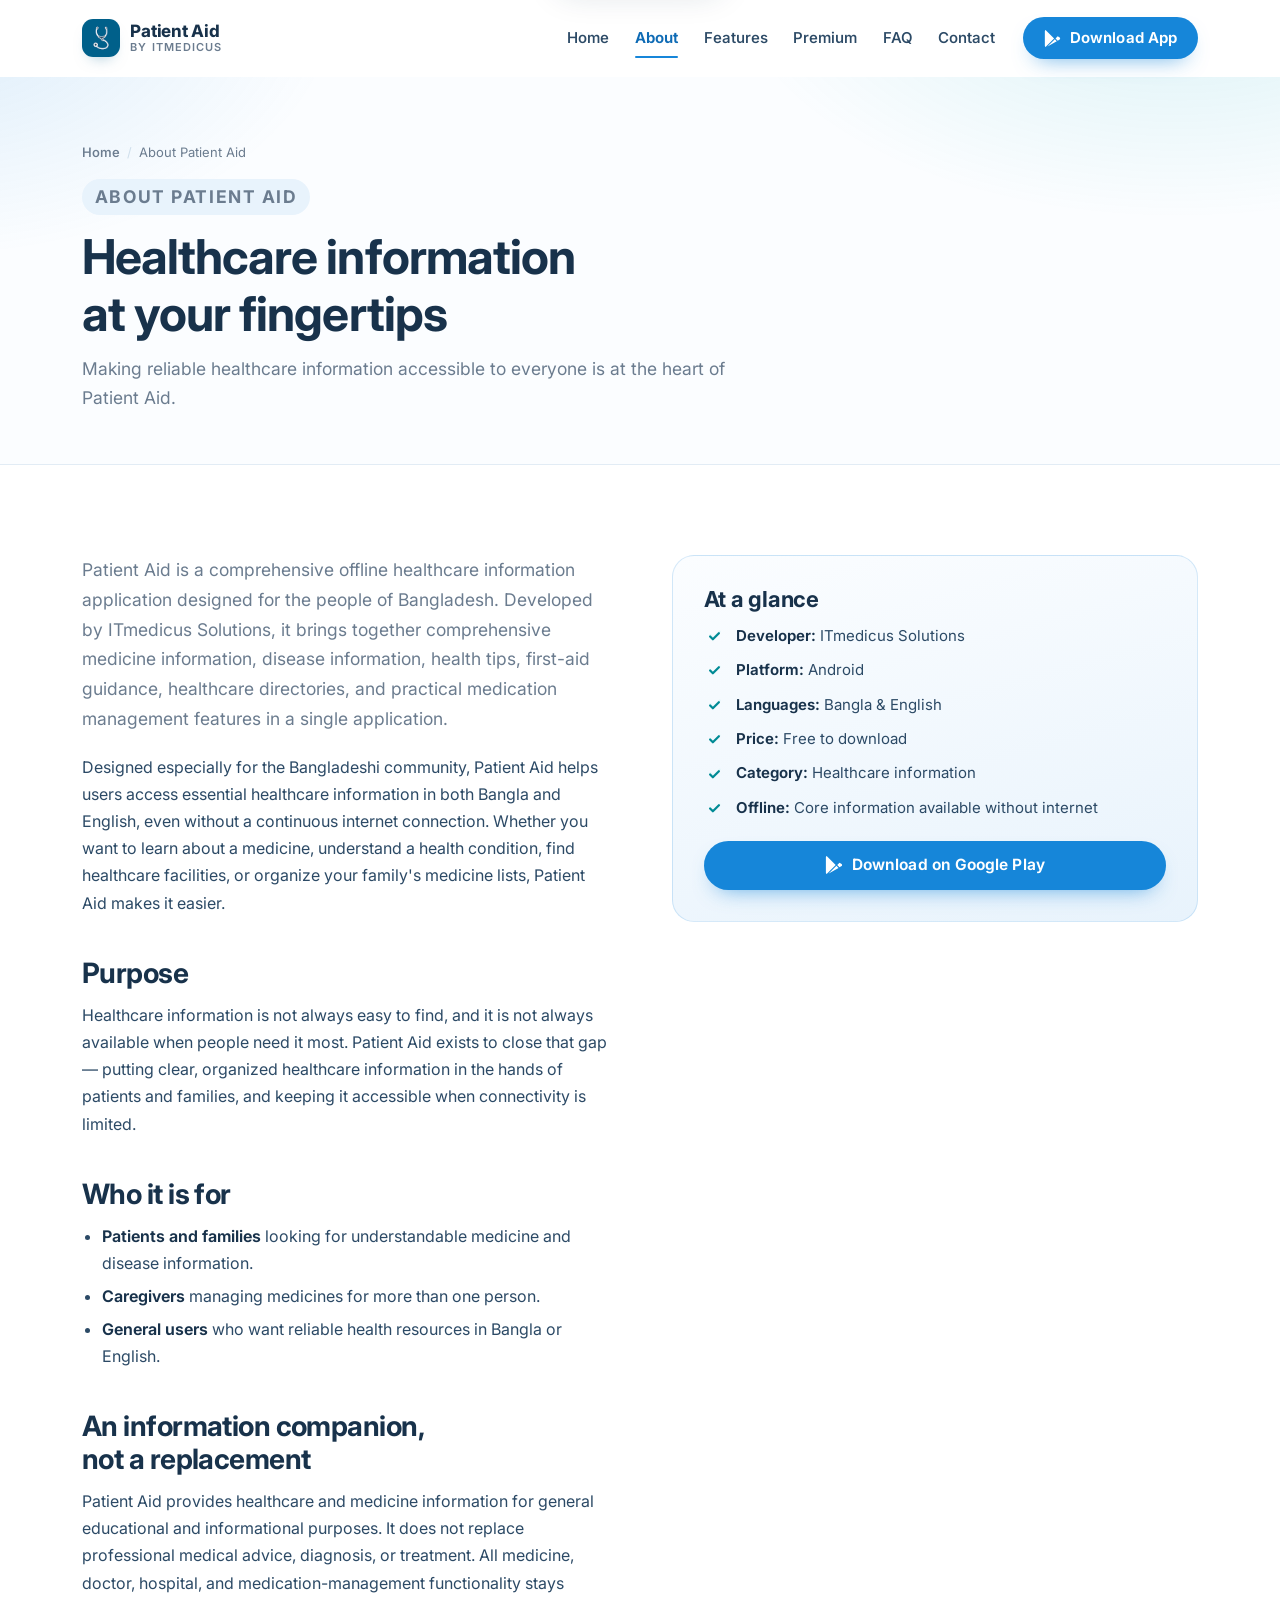
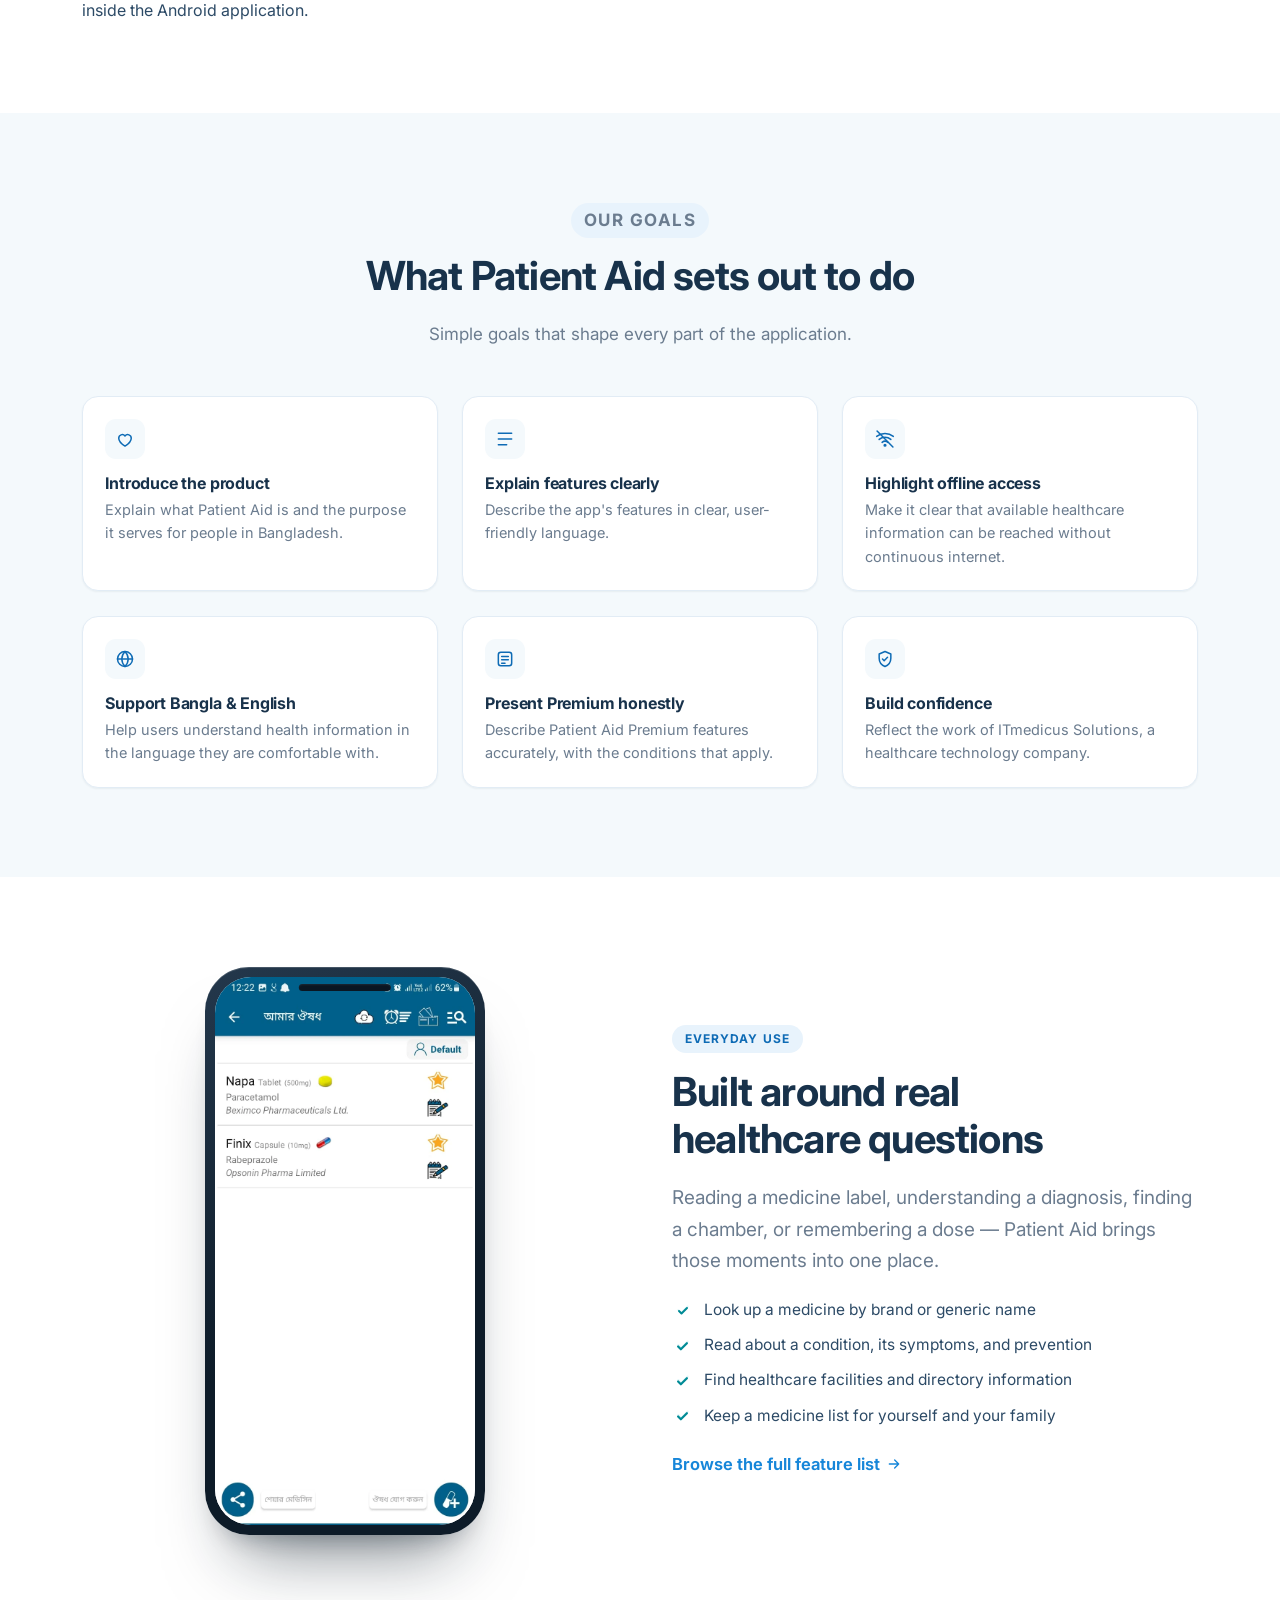
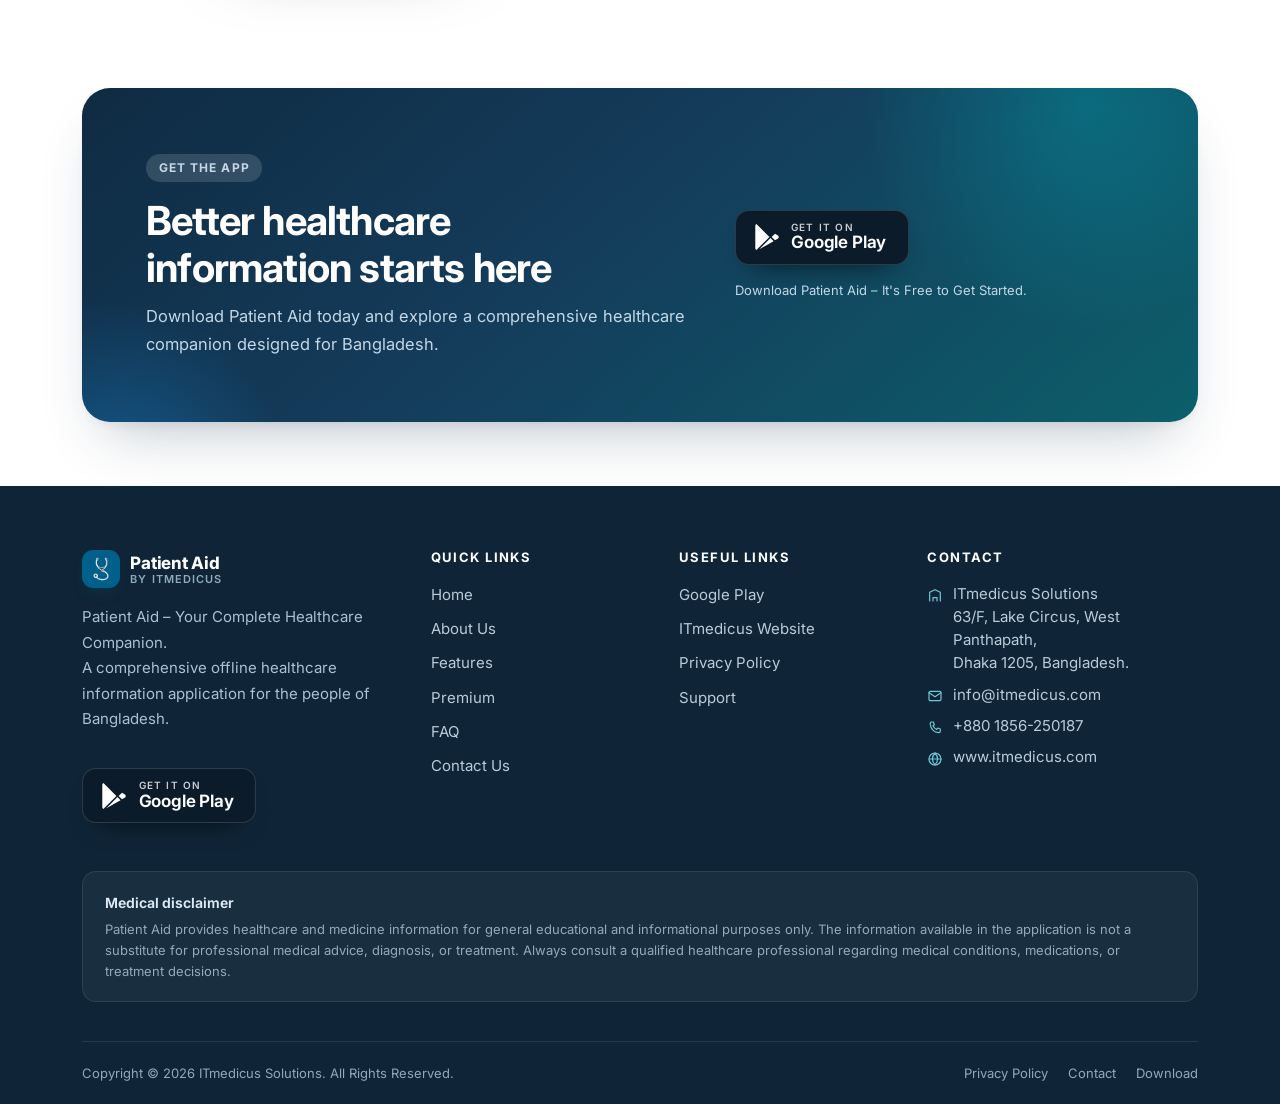
<file: about.html>
<!doctype html>
<html lang="en">
<head>
  <meta charset="utf-8">
  <meta name="viewport" content="width=device-width, initial-scale=1">
  <script>document.documentElement.classList.add("js");</script>
  <title>About Patient Aid – Offline Healthcare App for Bangladesh</title>
  <meta name="description" content="Learn about Patient Aid, the offline healthcare information app by ITmedicus Solutions for Bangladesh, available in Bangla and English.">
  <!-- TODO: replace patientaid.example.com with the production domain before launch. -->
  <link rel="canonical" href="https://patientaid.example.com/about.html">
  <meta name="robots" content="index, follow, max-image-preview:large, max-snippet:-1">
  <meta name="author" content="ITmedicus Solutions">
  <meta name="theme-color" content="#00608A">
  <meta name="color-scheme" content="light">

  <meta property="og:type" content="website">
  <meta property="og:site_name" content="Patient Aid">
  <meta property="og:title" content="About Patient Aid – Healthcare Information at Your Fingertips">
  <meta property="og:description" content="Making reliable healthcare information accessible to everyone is at the heart of Patient Aid, developed by ITmedicus Solutions.">
  <meta property="og:url" content="https://patientaid.example.com/about.html">
  <meta property="og:image" content="https://patientaid.example.com/assets/img/og-image.png">
  <meta property="og:image:width" content="1200">
  <meta property="og:image:height" content="630">
  <meta property="og:image:alt" content="Patient Aid – Your Complete Healthcare Companion, by ITmedicus Solutions">
  <meta property="og:locale" content="en_US">

  <meta name="twitter:card" content="summary_large_image">
  <meta name="twitter:title" content="About Patient Aid | ITmedicus Solutions">
  <meta name="twitter:description" content="A comprehensive offline healthcare information application designed for the people of Bangladesh.">
  <meta name="twitter:image" content="https://patientaid.example.com/assets/img/og-image.png">
  <meta name="twitter:image:alt" content="Patient Aid app by ITmedicus Solutions">

  <link rel="icon" href="favicon.ico?v=2" sizes="any">
  <link rel="icon" href="favicon.svg?v=2" type="image/svg+xml">
  <link rel="icon" href="favicon-32.png?v=2" sizes="32x32" type="image/png">
  <link rel="icon" href="favicon-192.png?v=2" sizes="192x192" type="image/png">
  <link rel="apple-touch-icon" href="assets/img/apple-touch-icon.png?v=2">
  <link rel="manifest" href="manifest.json">

  <link rel="preconnect" href="https://fonts.googleapis.com">
  <link rel="preconnect" href="https://fonts.gstatic.com" crossorigin>
  <link href="https://fonts.googleapis.com/css2?family=Inter:wght@400;500;600;700;800&display=swap" rel="stylesheet">
  <link rel="stylesheet" href="assets/css/style.css">
  <script type="application/ld+json">
{
  "@context": "https://schema.org",
  "@graph": [
    {
      "@type": "Organization",
      "@id": "https://patientaid.example.com/#organization",
      "name": "ITmedicus Solutions",
      "url": "https://www.itmedicus.com",
      "logo": {
        "@type": "ImageObject",
        "url": "https://patientaid.example.com/assets/img/patient-aid-icon-512.png",
        "width": 512,
        "height": 512
      },
      "email": "info@itmedicus.com",
      "telephone": "+880 1856-250187",
      "address": {
        "@type": "PostalAddress",
        "streetAddress": "63/F, Lake Circus, West Panthapath",
        "addressLocality": "Dhaka",
        "postalCode": "1205",
        "addressCountry": "BD"
      },
      "sameAs": [
        "https://www.itmedicus.com",
        "https://play.google.com/store/apps/details?id=com.itmedicus.patientaid"
      ]
    },
    {
      "@type": "WebSite",
      "@id": "https://patientaid.example.com/#website",
      "url": "https://patientaid.example.com/",
      "name": "Patient Aid",
      "description": "Offline healthcare information application for Bangladesh by ITmedicus Solutions.",
      "publisher": {
        "@id": "https://patientaid.example.com/#organization"
      },
      "inLanguage": "en"
    },
    {
      "@type": "WebPage",
      "@id": "https://patientaid.example.com/about.html#webpage",
      "url": "https://patientaid.example.com/about.html",
      "name": "About Patient Aid – Offline Healthcare App for Bangladesh",
      "description": "Learn about Patient Aid, the offline healthcare information app by ITmedicus Solutions for Bangladesh, available in Bangla and English.",
      "isPartOf": {
        "@id": "https://patientaid.example.com/#website"
      },
      "primaryImageOfPage": {
        "@type": "ImageObject",
        "url": "https://patientaid.example.com/assets/img/og-image.png"
      },
      "inLanguage": "en"
    },
    {
      "@type": "BreadcrumbList",
      "@id": "https://patientaid.example.com/about.html#breadcrumb",
      "itemListElement": [
        {
          "@type": "ListItem",
          "position": 1,
          "name": "Home",
          "item": "https://patientaid.example.com/"
        },
        {
          "@type": "ListItem",
          "position": 2,
          "name": "About Patient Aid",
          "item": "https://patientaid.example.com/about.html"
        }
      ]
    }
  ]
}
  </script>
</head>
<body>
  <a class="skip-link" href="#main">Skip to main content</a>

  <header class="site-header" id="siteHeader">
    <div class="container header-inner">
      <a class="brand" href="index.html" aria-label="Patient Aid home">
        <span class="brand-mark" aria-hidden="true">
          <img src="assets/img/patient-aid-icon.png" width="96" height="96" alt="">
        </span>
        <span class="brand-text"><strong>Patient Aid</strong><span>By ITmedicus</span></span>
      </a>

      <nav class="primary-nav" id="primaryNav" aria-label="Primary">
        <ul>
          <li><a href="index.html">Home</a></li>
          <li><a href="about.html" aria-current="page">About</a></li>
          <li><a href="features.html">Features</a></li>
          <li><a href="premium.html">Premium</a></li>
          <li><a href="faq.html">FAQ</a></li>
          <li><a href="contact.html">Contact</a></li>
        </ul>
        <a class="btn nav-cta" href="https://play.google.com/store/apps/details?id=com.itmedicus.patientaid" target="_blank" rel="noopener noreferrer">
          <svg viewBox="0 0 512 512" width="17" height="17" aria-hidden="true" focusable="false"><path fill="currentColor" d="M47 0C34 6.8 25.3 19.2 25.3 35.3v441.3c0 16.1 8.7 28.5 21.7 35.3l256.6-256L47 0Zm425.2 225.6-58.9-34.1-65.7 64.5 65.7 64.5 60.1-34.1c18-14.3 18-46.5-1.2-60.8ZM104.6 499l280.8-161.2-60.1-60.1L104.6 499Z"/></svg>
          Download App
        </a>
      </nav>

      <button class="nav-toggle" type="button" aria-expanded="false" aria-controls="primaryNav" aria-label="Open menu">
        <svg class="icon-menu" viewBox="0 0 24 24" fill="none" stroke="currentColor" stroke-width="2" stroke-linecap="round" aria-hidden="true"><path d="M4 7h16M4 12h16M4 17h16"/></svg>
        <svg class="icon-close" viewBox="0 0 24 24" fill="none" stroke="currentColor" stroke-width="2" stroke-linecap="round" aria-hidden="true"><path d="M6 6l12 12M18 6 6 18"/></svg>
      </button>
    </div>
  </header>

  <main id="main">
    <section class="page-hero">
      <div class="container">
        <ol class="breadcrumb">
          <li><a href="index.html">Home</a></li>
          <li aria-current="page">About Patient Aid</li>
        </ol>
        <p class="eyebrow">About Patient Aid</p>
        <h1>Healthcare information at your fingertips</h1>
        <p>Making reliable healthcare information accessible to everyone is at the heart of Patient Aid.</p>
      </div>
    </section>

    <section class="section">
      <div class="container split split--top">
        <div class="prose reveal">
          <p>Patient Aid is a comprehensive offline healthcare information application designed for the people of Bangladesh. Developed by ITmedicus Solutions, it brings together comprehensive medicine information, disease information, health tips, first-aid guidance, healthcare directories, and practical medication management features in a single application.</p>
          <p>Designed especially for the Bangladeshi community, Patient Aid helps users access essential healthcare information in both Bangla and English, even without a continuous internet connection. Whether you want to learn about a medicine, understand a health condition, find healthcare facilities, or organize your family's medicine lists, Patient Aid makes it easier.</p>

          <h2>Purpose</h2>
          <p>Healthcare information is not always easy to find, and it is not always available when people need it most. Patient Aid exists to close that gap — putting clear, organized healthcare information in the hands of patients and families, and keeping it accessible when connectivity is limited.</p>

          <h2>Who it is for</h2>
          <ul>
            <li><strong>Patients and families</strong> looking for understandable medicine and disease information.</li>
            <li><strong>Caregivers</strong> managing medicines for more than one person.</li>
            <li><strong>General users</strong> who want reliable health resources in Bangla or English.</li>
          </ul>

          <h2>An information companion, not a replacement</h2>
          <p>Patient Aid provides healthcare and medicine information for general educational and informational purposes. It does not replace professional medical advice, diagnosis, or treatment. All medicine, doctor, hospital, and medication-management functionality stays inside the Android application.</p>
        </div>

        <aside class="panel panel--soft reveal" aria-label="Patient Aid at a glance">
          <h3>At a glance</h3>
          <ul class="checklist checklist--tight">
            <li><strong>Developer:</strong> ITmedicus Solutions</li>
            <li><strong>Platform:</strong> Android</li>
            <li><strong>Languages:</strong> Bangla &amp; English</li>
            <li><strong>Price:</strong> Free to download</li>
            <li><strong>Category:</strong> Healthcare information</li>
            <li><strong>Offline:</strong> Core information available without internet</li>
          </ul>
          <a class="btn btn--block mt-3" href="https://play.google.com/store/apps/details?id=com.itmedicus.patientaid" target="_blank" rel="noopener noreferrer">
            <svg viewBox="0 0 512 512" width="18" height="18" aria-hidden="true" focusable="false"><path fill="currentColor" d="M47 0C34 6.8 25.3 19.2 25.3 35.3v441.3c0 16.1 8.7 28.5 21.7 35.3l256.6-256L47 0Zm425.2 225.6-58.9-34.1-65.7 64.5 65.7 64.5 60.1-34.1c18-14.3 18-46.5-1.2-60.8ZM104.6 499l280.8-161.2-60.1-60.1L104.6 499Z"/></svg>
            Download on Google Play
          </a>
        </aside>
      </div>
    </section>

    <section class="section section--alt">
      <div class="container">
        <div class="section-head is-center reveal">
          <p class="eyebrow">Our goals</p>
          <h2>What Patient Aid sets out to do</h2>
          <p>Simple goals that shape every part of the application.</p>
        </div>
        <div class="why-grid">
          <article class="why-item reveal">
            <span class="why-icon"><svg viewBox="0 0 24 24" fill="none" stroke="currentColor" stroke-width="1.8" stroke-linecap="round" stroke-linejoin="round" aria-hidden="true"><path d="M12 20.5s-7.5-4.6-7.5-9.4A4.2 4.2 0 0 1 12 8.4a4.2 4.2 0 0 1 7.5 2.7c0 4.8-7.5 9.4-7.5 9.4Z"/></svg></span>
            <h3>Introduce the product</h3>
            <p>Explain what Patient Aid is and the purpose it serves for people in Bangladesh.</p>
          </article>
          <article class="why-item reveal">
            <span class="why-icon"><svg viewBox="0 0 24 24" fill="none" stroke="currentColor" stroke-width="1.8" stroke-linecap="round" stroke-linejoin="round" aria-hidden="true"><path d="M4 5h16M4 12h16M4 19h10"/></svg></span>
            <h3>Explain features clearly</h3>
            <p>Describe the app's features in clear, user-friendly language.</p>
          </article>
          <article class="why-item reveal">
            <span class="why-icon"><svg viewBox="0 0 24 24" fill="none" stroke="currentColor" stroke-width="1.8" stroke-linecap="round" stroke-linejoin="round" aria-hidden="true"><path d="M2 8.8a16 16 0 0 1 20 0"/><path d="M5 12.5a11 11 0 0 1 14 0"/><path d="M8.5 16a5.5 5.5 0 0 1 7 0"/><circle cx="12" cy="19.5" r="1"/><path d="M2.5 2.5l19 19"/></svg></span>
            <h3>Highlight offline access</h3>
            <p>Make it clear that available healthcare information can be reached without continuous internet.</p>
          </article>
          <article class="why-item reveal">
            <span class="why-icon"><svg viewBox="0 0 24 24" fill="none" stroke="currentColor" stroke-width="1.8" stroke-linecap="round" stroke-linejoin="round" aria-hidden="true"><circle cx="12" cy="12" r="9"/><path d="M3 12h18"/><path d="M12 3c2.5 2.6 3.8 5.7 3.8 9s-1.3 6.4-3.8 9c-2.5-2.6-3.8-5.7-3.8-9S9.5 5.6 12 3Z"/></svg></span>
            <h3>Support Bangla &amp; English</h3>
            <p>Help users understand health information in the language they are comfortable with.</p>
          </article>
          <article class="why-item reveal">
            <span class="why-icon"><svg viewBox="0 0 24 24" fill="none" stroke="currentColor" stroke-width="1.8" stroke-linecap="round" stroke-linejoin="round" aria-hidden="true"><rect x="4" y="4" width="16" height="16" rx="3"/><path d="M8 9h8M8 13h8M8 17h4"/></svg></span>
            <h3>Present Premium honestly</h3>
            <p>Describe Patient Aid Premium features accurately, with the conditions that apply.</p>
          </article>
          <article class="why-item reveal">
            <span class="why-icon"><svg viewBox="0 0 24 24" fill="none" stroke="currentColor" stroke-width="1.8" stroke-linecap="round" stroke-linejoin="round" aria-hidden="true"><path d="M12 3 5 6v5c0 4.4 3 8.3 7 10 4-1.7 7-5.6 7-10V6Z"/><path d="m9 12 2 2 4-4"/></svg></span>
            <h3>Build confidence</h3>
            <p>Reflect the work of ITmedicus Solutions, a healthcare technology company.</p>
          </article>
        </div>
      </div>
    </section>

    <section class="section">
      <div class="container split">
        <div class="split__media reveal">
          <div class="phone">
            <div class="phone-screen">
              <img src="assets/img/screens/my-medicine.webp" width="720" height="1600" loading="lazy" decoding="async" alt="Patient Aid My Medicine screen listing Napa and Finix with profile, favourite, and edit controls">
            </div>
          </div>
        </div>
        <div class="reveal">
          <p class="eyebrow">Everyday use</p>
          <h2>Built around real healthcare questions</h2>
          <p class="lead">Reading a medicine label, understanding a diagnosis, finding a chamber, or remembering a dose — Patient Aid brings those moments into one place.</p>
          <ul class="checklist">
            <li>Look up a medicine by brand or generic name</li>
            <li>Read about a condition, its symptoms, and prevention</li>
            <li>Find healthcare facilities and directory information</li>
            <li>Keep a medicine list for yourself and your family</li>
          </ul>
          <a class="inline-link" href="features.html">Browse the full feature list
            <svg viewBox="0 0 24 24" fill="none" stroke="currentColor" stroke-width="2" stroke-linecap="round" stroke-linejoin="round" aria-hidden="true"><path d="M5 12h14M13 6l6 6-6 6"/></svg>
          </a>
        </div>
      </div>
    </section>

    <section class="section section--tight">
      <div class="container">
        <div class="cta-band reveal">
          <div class="cta-inner">
            <div>
              <p class="eyebrow eyebrow--onDark">Get the app</p>
              <h2>Better healthcare information starts here</h2>
              <p>Download Patient Aid today and explore a comprehensive healthcare companion designed for Bangladesh.</p>
            </div>
            <div class="cta-actions">
              <a class="store-btn" href="https://play.google.com/store/apps/details?id=com.itmedicus.patientaid" target="_blank" rel="noopener noreferrer">
                <svg class="store-icon" viewBox="0 0 512 512" aria-hidden="true" focusable="false"><path d="M47 0C34 6.8 25.3 19.2 25.3 35.3v441.3c0 16.1 8.7 28.5 21.7 35.3l256.6-256L47 0Zm425.2 225.6-58.9-34.1-65.7 64.5 65.7 64.5 60.1-34.1c18-14.3 18-46.5-1.2-60.8ZM104.6 499l280.8-161.2-60.1-60.1L104.6 499Z"/></svg>
                <span class="store-text"><small>Get it on</small><strong>Google Play</strong></span>
              </a>
              <p class="cta-note">Download Patient Aid – It's Free to Get Started.</p>
            </div>
          </div>
        </div>
      </div>
    </section>
  </main>

  <footer class="site-footer">
    <div class="container">
      <div class="footer-grid">
        <div class="footer-brand">
          <a class="brand" href="index.html" aria-label="Patient Aid home">
            <span class="brand-mark" aria-hidden="true">
              <img src="assets/img/patient-aid-icon.png" width="96" height="96" alt="">
            </span>
            <span class="brand-text"><strong>Patient Aid</strong><span>By ITmedicus</span></span>
          </a>
          <p class="footer-tagline">Patient Aid – Your Complete Healthcare Companion.<br>A comprehensive offline healthcare information application for the people of Bangladesh.</p>
          <a class="store-btn" href="https://play.google.com/store/apps/details?id=com.itmedicus.patientaid" target="_blank" rel="noopener noreferrer">
            <svg class="store-icon" viewBox="0 0 512 512" aria-hidden="true" focusable="false"><path d="M47 0C34 6.8 25.3 19.2 25.3 35.3v441.3c0 16.1 8.7 28.5 21.7 35.3l256.6-256L47 0Zm425.2 225.6-58.9-34.1-65.7 64.5 65.7 64.5 60.1-34.1c18-14.3 18-46.5-1.2-60.8ZM104.6 499l280.8-161.2-60.1-60.1L104.6 499Z"/></svg>
            <span class="store-text"><small>Get it on</small><strong>Google Play</strong></span>
          </a>
        </div>

        <div class="footer-col">
          <h2>Quick links</h2>
          <ul>
            <li><a href="index.html">Home</a></li>
            <li><a href="about.html">About Us</a></li>
            <li><a href="features.html">Features</a></li>
            <li><a href="premium.html">Premium</a></li>
            <li><a href="faq.html">FAQ</a></li>
            <li><a href="contact.html">Contact Us</a></li>
          </ul>
        </div>

        <div class="footer-col">
          <h2>Useful links</h2>
          <ul>
            <li><a href="https://play.google.com/store/apps/details?id=com.itmedicus.patientaid" target="_blank" rel="noopener noreferrer">Google Play</a></li>
            <li><a href="https://www.itmedicus.com" target="_blank" rel="noopener noreferrer">ITmedicus Website</a></li>
            <li><a href="privacy.html">Privacy Policy</a></li>
            <li><a href="contact.html">Support</a></li>
          </ul>
        </div>

        <div class="footer-col footer-contact">
          <h2>Contact</h2>
          <ul>
            <li>
              <svg viewBox="0 0 24 24" fill="none" stroke="currentColor" stroke-width="1.8" stroke-linecap="round" stroke-linejoin="round" aria-hidden="true"><path d="M4 21V8l8-4 8 4v13"/><path d="M9 21v-5h6v5"/></svg>
              <span>ITmedicus Solutions<br>63/F, Lake Circus, West Panthapath,<br>Dhaka 1205, Bangladesh.</span>
            </li>
            <li>
              <svg viewBox="0 0 24 24" fill="none" stroke="currentColor" stroke-width="1.8" stroke-linecap="round" stroke-linejoin="round" aria-hidden="true"><rect x="3" y="5" width="18" height="14" rx="2"/><path d="m3 7 9 6 9-6"/></svg>
              <a href="mailto:info@itmedicus.com">info@itmedicus.com</a>
            </li>
            <li>
              <svg viewBox="0 0 24 24" fill="none" stroke="currentColor" stroke-width="1.8" stroke-linecap="round" stroke-linejoin="round" aria-hidden="true"><path d="M6.5 3h3l1.5 4-2 1.5a11 11 0 0 0 5.5 5.5L16 12l4 1.5v3A2.5 2.5 0 0 1 17.5 19C10.6 18.6 5.4 13.4 5 6.5A2.5 2.5 0 0 1 6.5 3Z"/></svg>
              <a href="tel:+8801856250187">+880 1856-250187</a>
            </li>
            <li>
              <svg viewBox="0 0 24 24" fill="none" stroke="currentColor" stroke-width="1.8" stroke-linecap="round" stroke-linejoin="round" aria-hidden="true"><circle cx="12" cy="12" r="9"/><path d="M3 12h18"/><path d="M12 3c2.5 2.6 3.8 5.7 3.8 9s-1.3 6.4-3.8 9c-2.5-2.6-3.8-5.7-3.8-9S9.5 5.6 12 3Z"/></svg>
              <a href="https://www.itmedicus.com" target="_blank" rel="noopener noreferrer">www.itmedicus.com</a>
            </li>
          </ul>
        </div>
      </div>

      <div class="footer-disclaimer">
        <strong>Medical disclaimer</strong>
        Patient Aid provides healthcare and medicine information for general educational and informational purposes only. The information available in the application is not a substitute for professional medical advice, diagnosis, or treatment. Always consult a qualified healthcare professional regarding medical conditions, medications, or treatment decisions.
      </div>

      <div class="footer-bottom">
        <p>Copyright © 2026 ITmedicus Solutions. All Rights Reserved.</p>
        <nav aria-label="Legal and social">
          <a href="privacy.html">Privacy Policy</a>
          <a href="contact.html">Contact</a>
          <a href="index.html#download">Download</a>
        </nav>
      </div>
    </div>
  </footer>

  <button class="to-top" type="button" aria-label="Back to top">
    <svg viewBox="0 0 24 24" fill="none" stroke="currentColor" stroke-width="2" stroke-linecap="round" stroke-linejoin="round" aria-hidden="true"><path d="M12 19V5M6 11l6-6 6 6"/></svg>
  </button>

  <script src="assets/js/main.js" defer></script>
</body>
</html>
</file>
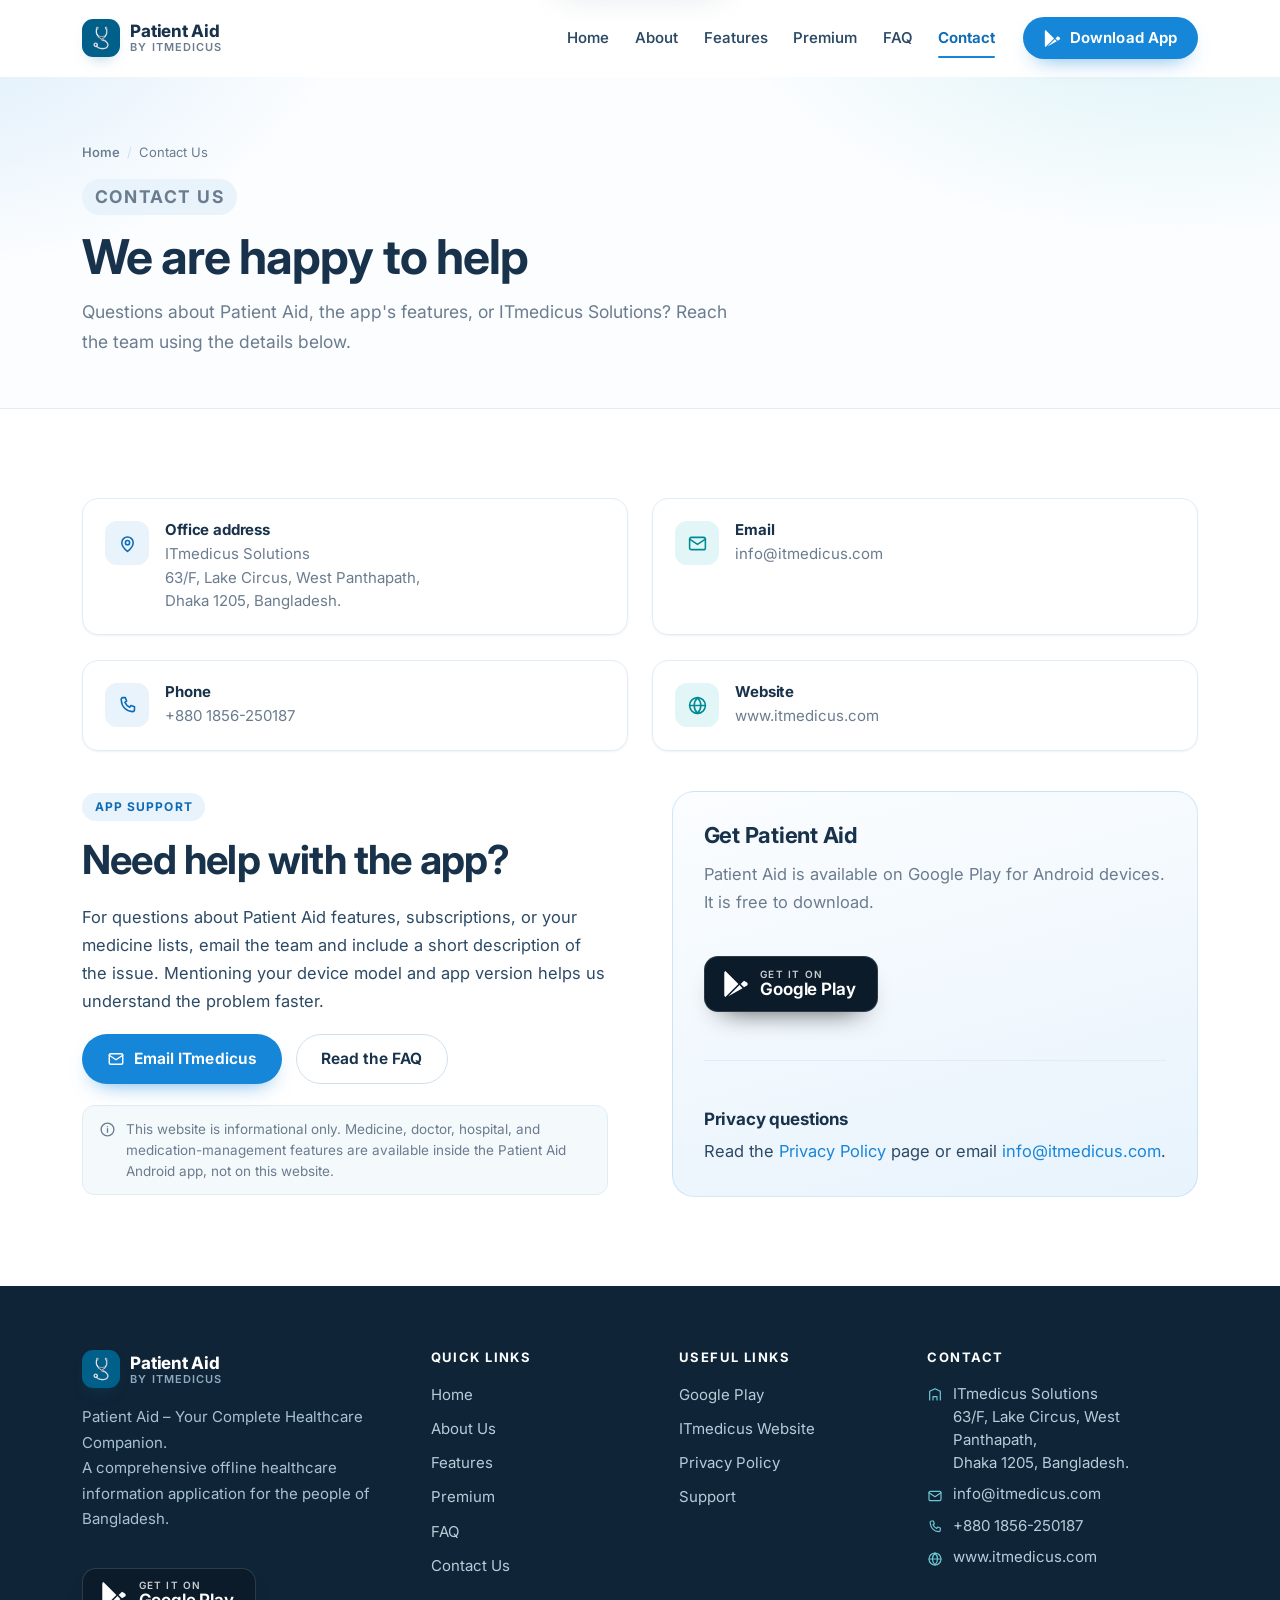
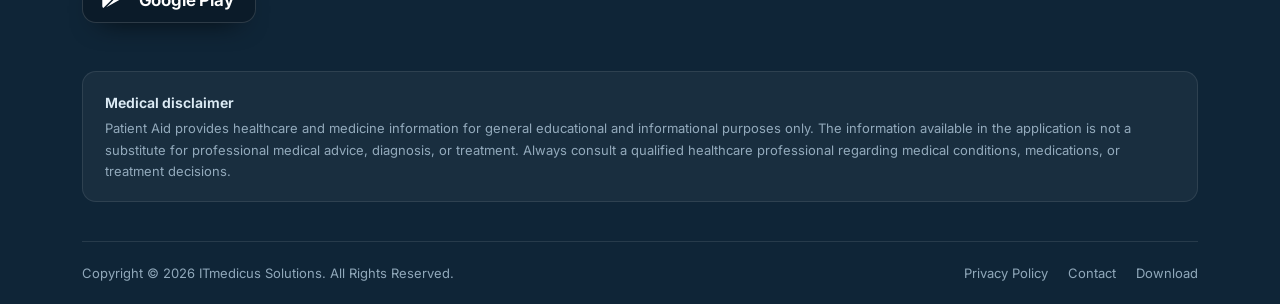
<file: contact.html>
<!doctype html>
<html lang="en">
<head>
  <meta charset="utf-8">
  <meta name="viewport" content="width=device-width, initial-scale=1">
  <script>document.documentElement.classList.add("js");</script>
  <title>Contact Us – ITmedicus Solutions | Patient Aid</title>
  <meta name="description" content="Contact ITmedicus Solutions about Patient Aid. Office in Dhaka, email info@itmedicus.com, phone +880 1856-250187, and itmedicus.com.">
  <!-- TODO: replace patientaid.example.com with the production domain before launch. -->
  <link rel="canonical" href="https://patientaid.example.com/contact.html">
  <meta name="robots" content="index, follow, max-image-preview:large, max-snippet:-1">
  <meta name="author" content="ITmedicus Solutions">
  <meta name="theme-color" content="#00608A">
  <meta name="color-scheme" content="light">

  <meta property="og:type" content="website">
  <meta property="og:site_name" content="Patient Aid">
  <meta property="og:title" content="Contact ITmedicus Solutions – Patient Aid">
  <meta property="og:description" content="Get in touch with ITmedicus Solutions about Patient Aid by email, phone, or post.">
  <meta property="og:url" content="https://patientaid.example.com/contact.html">
  <meta property="og:image" content="https://patientaid.example.com/assets/img/og-image.png">
  <meta property="og:image:width" content="1200">
  <meta property="og:image:height" content="630">
  <meta property="og:image:alt" content="Patient Aid – Your Complete Healthcare Companion, by ITmedicus Solutions">
  <meta property="og:locale" content="en_US">

  <meta name="twitter:card" content="summary_large_image">
  <meta name="twitter:title" content="Contact ITmedicus Solutions – Patient Aid">
  <meta name="twitter:description" content="Email info@itmedicus.com or call +880 1856-250187.">
  <meta name="twitter:image" content="https://patientaid.example.com/assets/img/og-image.png">
  <meta name="twitter:image:alt" content="Patient Aid app by ITmedicus Solutions">

  <link rel="icon" href="favicon.ico?v=2" sizes="any">
  <link rel="icon" href="favicon.svg?v=2" type="image/svg+xml">
  <link rel="icon" href="favicon-32.png?v=2" sizes="32x32" type="image/png">
  <link rel="icon" href="favicon-192.png?v=2" sizes="192x192" type="image/png">
  <link rel="apple-touch-icon" href="assets/img/apple-touch-icon.png?v=2">
  <link rel="manifest" href="manifest.json">

  <link rel="preconnect" href="https://fonts.googleapis.com">
  <link rel="preconnect" href="https://fonts.gstatic.com" crossorigin>
  <link href="https://fonts.googleapis.com/css2?family=Inter:wght@400;500;600;700;800&display=swap" rel="stylesheet">
  <link rel="stylesheet" href="assets/css/style.css">

  <script type="application/ld+json">
{
  "@context": "https://schema.org",
  "@graph": [
    {
      "@type": "Organization",
      "@id": "https://patientaid.example.com/#organization",
      "name": "ITmedicus Solutions",
      "url": "https://www.itmedicus.com",
      "logo": {
        "@type": "ImageObject",
        "url": "https://patientaid.example.com/assets/img/patient-aid-icon-512.png",
        "width": 512,
        "height": 512
      },
      "email": "info@itmedicus.com",
      "telephone": "+880 1856-250187",
      "address": {
        "@type": "PostalAddress",
        "streetAddress": "63/F, Lake Circus, West Panthapath",
        "addressLocality": "Dhaka",
        "postalCode": "1205",
        "addressCountry": "BD"
      },
      "sameAs": [
        "https://www.itmedicus.com",
        "https://play.google.com/store/apps/details?id=com.itmedicus.patientaid"
      ]
    },
    {
      "@type": "WebSite",
      "@id": "https://patientaid.example.com/#website",
      "url": "https://patientaid.example.com/",
      "name": "Patient Aid",
      "description": "Offline healthcare information application for Bangladesh by ITmedicus Solutions.",
      "publisher": {
        "@id": "https://patientaid.example.com/#organization"
      },
      "inLanguage": "en"
    },
    {
      "@type": "WebPage",
      "@id": "https://patientaid.example.com/contact.html#webpage",
      "url": "https://patientaid.example.com/contact.html",
      "name": "Contact Us – ITmedicus Solutions | Patient Aid",
      "description": "Contact ITmedicus Solutions about Patient Aid. Office in Dhaka, email info@itmedicus.com, phone +880 1856-250187, and itmedicus.com.",
      "isPartOf": {
        "@id": "https://patientaid.example.com/#website"
      },
      "primaryImageOfPage": {
        "@type": "ImageObject",
        "url": "https://patientaid.example.com/assets/img/og-image.png"
      },
      "inLanguage": "en"
    },
    {
      "@type": "BreadcrumbList",
      "@id": "https://patientaid.example.com/contact.html#breadcrumb",
      "itemListElement": [
        {
          "@type": "ListItem",
          "position": 1,
          "name": "Home",
          "item": "https://patientaid.example.com/"
        },
        {
          "@type": "ListItem",
          "position": 2,
          "name": "Contact Us",
          "item": "https://patientaid.example.com/contact.html"
        }
      ]
    }
  ]
}
  </script>
</head>
<body>
  <a class="skip-link" href="#main">Skip to main content</a>

  <header class="site-header" id="siteHeader">
    <div class="container header-inner">
      <a class="brand" href="index.html" aria-label="Patient Aid home">
        <span class="brand-mark" aria-hidden="true">
          <img src="assets/img/patient-aid-icon.png" width="96" height="96" alt="">
        </span>
        <span class="brand-text"><strong>Patient Aid</strong><span>By ITmedicus</span></span>
      </a>

      <nav class="primary-nav" id="primaryNav" aria-label="Primary">
        <ul>
          <li><a href="index.html">Home</a></li>
          <li><a href="about.html">About</a></li>
          <li><a href="features.html">Features</a></li>
          <li><a href="premium.html">Premium</a></li>
          <li><a href="faq.html">FAQ</a></li>
          <li><a href="contact.html" aria-current="page">Contact</a></li>
        </ul>
        <a class="btn nav-cta" href="https://play.google.com/store/apps/details?id=com.itmedicus.patientaid" target="_blank" rel="noopener noreferrer">
          <svg viewBox="0 0 512 512" width="17" height="17" aria-hidden="true" focusable="false"><path fill="currentColor" d="M47 0C34 6.8 25.3 19.2 25.3 35.3v441.3c0 16.1 8.7 28.5 21.7 35.3l256.6-256L47 0Zm425.2 225.6-58.9-34.1-65.7 64.5 65.7 64.5 60.1-34.1c18-14.3 18-46.5-1.2-60.8ZM104.6 499l280.8-161.2-60.1-60.1L104.6 499Z"/></svg>
          Download App
        </a>
      </nav>

      <button class="nav-toggle" type="button" aria-expanded="false" aria-controls="primaryNav" aria-label="Open menu">
        <svg class="icon-menu" viewBox="0 0 24 24" fill="none" stroke="currentColor" stroke-width="2" stroke-linecap="round" aria-hidden="true"><path d="M4 7h16M4 12h16M4 17h16"/></svg>
        <svg class="icon-close" viewBox="0 0 24 24" fill="none" stroke="currentColor" stroke-width="2" stroke-linecap="round" aria-hidden="true"><path d="M6 6l12 12M18 6 6 18"/></svg>
      </button>
    </div>
  </header>

  <main id="main">
    <section class="page-hero">
      <div class="container">
        <ol class="breadcrumb">
          <li><a href="index.html">Home</a></li>
          <li aria-current="page">Contact Us</li>
        </ol>
        <p class="eyebrow">Contact us</p>
        <h1>We are happy to help</h1>
        <p>Questions about Patient Aid, the app's features, or ITmedicus Solutions? Reach the team using the details below.</p>
      </div>
    </section>

    <section class="section">
      <div class="container">
        <div class="contact-grid">
          <article class="contact-card reveal">
            <span class="cc-icon">
              <svg viewBox="0 0 24 24" fill="none" stroke="currentColor" stroke-width="1.8" stroke-linecap="round" stroke-linejoin="round" aria-hidden="true"><path d="M12 21s-6.5-5.3-6.5-10a6.5 6.5 0 0 1 13 0c0 4.7-6.5 10-6.5 10Z"/><circle cx="12" cy="11" r="2.4"/></svg>
            </span>
            <div>
              <h3>Office address</h3>
              <p>ITmedicus Solutions<br>63/F, Lake Circus, West Panthapath,<br>Dhaka 1205, Bangladesh.</p>
            </div>
          </article>

          <article class="contact-card reveal">
            <span class="cc-icon">
              <svg viewBox="0 0 24 24" fill="none" stroke="currentColor" stroke-width="1.8" stroke-linecap="round" stroke-linejoin="round" aria-hidden="true"><rect x="3" y="5" width="18" height="14" rx="2"/><path d="m3 7 9 6 9-6"/></svg>
            </span>
            <div>
              <h3>Email</h3>
              <p><a href="mailto:info@itmedicus.com">info@itmedicus.com</a></p>
            </div>
          </article>

          <article class="contact-card reveal">
            <span class="cc-icon">
              <svg viewBox="0 0 24 24" fill="none" stroke="currentColor" stroke-width="1.8" stroke-linecap="round" stroke-linejoin="round" aria-hidden="true"><path d="M6.5 3h3l1.5 4-2 1.5a11 11 0 0 0 5.5 5.5L16 12l4 1.5v3A2.5 2.5 0 0 1 17.5 19C10.6 18.6 5.4 13.4 5 6.5A2.5 2.5 0 0 1 6.5 3Z"/></svg>
            </span>
            <div>
              <h3>Phone</h3>
              <p><a href="tel:+8801856250187">+880 1856-250187</a></p>
            </div>
          </article>

          <article class="contact-card reveal">
            <span class="cc-icon">
              <svg viewBox="0 0 24 24" fill="none" stroke="currentColor" stroke-width="1.8" stroke-linecap="round" stroke-linejoin="round" aria-hidden="true"><circle cx="12" cy="12" r="9"/><path d="M3 12h18"/><path d="M12 3c2.5 2.6 3.8 5.7 3.8 9s-1.3 6.4-3.8 9c-2.5-2.6-3.8-5.7-3.8-9S9.5 5.6 12 3Z"/></svg>
            </span>
            <div>
              <h3>Website</h3>
              <p><a href="https://www.itmedicus.com" target="_blank" rel="noopener noreferrer">www.itmedicus.com</a></p>
            </div>
          </article>
        </div>

        <div class="split mt-4">
          <div class="reveal">
            <p class="eyebrow">App support</p>
            <h2>Need help with the app?</h2>
            <p>For questions about Patient Aid features, subscriptions, or your medicine lists, email the team and include a short description of the issue. Mentioning your device model and app version helps us understand the problem faster.</p>
            <div class="hero-actions">
              <a class="btn" href="mailto:info@itmedicus.com?subject=Patient%20Aid%20support">
                <svg viewBox="0 0 24 24" width="18" height="18" fill="none" stroke="currentColor" stroke-width="1.9" stroke-linecap="round" stroke-linejoin="round" aria-hidden="true"><rect x="3" y="5" width="18" height="14" rx="2"/><path d="m3 7 9 6 9-6"/></svg>
                Email ITmedicus
              </a>
              <a class="btn btn--ghost" href="faq.html">Read the FAQ</a>
            </div>
            <p class="note note--info">
              <svg viewBox="0 0 24 24" fill="none" stroke="currentColor" stroke-width="1.9" stroke-linecap="round" stroke-linejoin="round" aria-hidden="true"><circle cx="12" cy="12" r="9"/><path d="M12 11v5M12 8h.01"/></svg>
              This website is informational only. Medicine, doctor, hospital, and medication-management features are available inside the Patient Aid Android app, not on this website.
            </p>
          </div>

          <div class="panel panel--soft reveal">
            <h3>Get Patient Aid</h3>
            <p class="panel-intro">Patient Aid is available on Google Play for Android devices. It is free to download.</p>
            <a class="store-btn mt-3" href="https://play.google.com/store/apps/details?id=com.itmedicus.patientaid" target="_blank" rel="noopener noreferrer">
              <svg class="store-icon" viewBox="0 0 512 512" aria-hidden="true" focusable="false"><path d="M47 0C34 6.8 25.3 19.2 25.3 35.3v441.3c0 16.1 8.7 28.5 21.7 35.3l256.6-256L47 0Zm425.2 225.6-58.9-34.1-65.7 64.5 65.7 64.5 60.1-34.1c18-14.3 18-46.5-1.2-60.8ZM104.6 499l280.8-161.2-60.1-60.1L104.6 499Z"/></svg>
              <span class="store-text"><small>Get it on</small><strong>Google Play</strong></span>
            </a>
            <hr class="divider">
            <h4>Privacy questions</h4>
            <p class="mb-0">Read the <a href="privacy.html">Privacy Policy</a> page or email <a href="mailto:info@itmedicus.com">info@itmedicus.com</a>.</p>
          </div>
        </div>
      </div>
    </section>
  </main>

  <footer class="site-footer">
    <div class="container">
      <div class="footer-grid">
        <div class="footer-brand">
          <a class="brand" href="index.html" aria-label="Patient Aid home">
            <span class="brand-mark" aria-hidden="true">
              <img src="assets/img/patient-aid-icon.png" width="96" height="96" alt="">
            </span>
            <span class="brand-text"><strong>Patient Aid</strong><span>By ITmedicus</span></span>
          </a>
          <p class="footer-tagline">Patient Aid – Your Complete Healthcare Companion.<br>A comprehensive offline healthcare information application for the people of Bangladesh.</p>
          <a class="store-btn" href="https://play.google.com/store/apps/details?id=com.itmedicus.patientaid" target="_blank" rel="noopener noreferrer">
            <svg class="store-icon" viewBox="0 0 512 512" aria-hidden="true" focusable="false"><path d="M47 0C34 6.8 25.3 19.2 25.3 35.3v441.3c0 16.1 8.7 28.5 21.7 35.3l256.6-256L47 0Zm425.2 225.6-58.9-34.1-65.7 64.5 65.7 64.5 60.1-34.1c18-14.3 18-46.5-1.2-60.8ZM104.6 499l280.8-161.2-60.1-60.1L104.6 499Z"/></svg>
            <span class="store-text"><small>Get it on</small><strong>Google Play</strong></span>
          </a>
        </div>

        <div class="footer-col">
          <h2>Quick links</h2>
          <ul>
            <li><a href="index.html">Home</a></li>
            <li><a href="about.html">About Us</a></li>
            <li><a href="features.html">Features</a></li>
            <li><a href="premium.html">Premium</a></li>
            <li><a href="faq.html">FAQ</a></li>
            <li><a href="contact.html">Contact Us</a></li>
          </ul>
        </div>

        <div class="footer-col">
          <h2>Useful links</h2>
          <ul>
            <li><a href="https://play.google.com/store/apps/details?id=com.itmedicus.patientaid" target="_blank" rel="noopener noreferrer">Google Play</a></li>
            <li><a href="https://www.itmedicus.com" target="_blank" rel="noopener noreferrer">ITmedicus Website</a></li>
            <li><a href="privacy.html">Privacy Policy</a></li>
            <li><a href="contact.html">Support</a></li>
          </ul>
        </div>

        <div class="footer-col footer-contact">
          <h2>Contact</h2>
          <ul>
            <li>
              <svg viewBox="0 0 24 24" fill="none" stroke="currentColor" stroke-width="1.8" stroke-linecap="round" stroke-linejoin="round" aria-hidden="true"><path d="M4 21V8l8-4 8 4v13"/><path d="M9 21v-5h6v5"/></svg>
              <span>ITmedicus Solutions<br>63/F, Lake Circus, West Panthapath,<br>Dhaka 1205, Bangladesh.</span>
            </li>
            <li>
              <svg viewBox="0 0 24 24" fill="none" stroke="currentColor" stroke-width="1.8" stroke-linecap="round" stroke-linejoin="round" aria-hidden="true"><rect x="3" y="5" width="18" height="14" rx="2"/><path d="m3 7 9 6 9-6"/></svg>
              <a href="mailto:info@itmedicus.com">info@itmedicus.com</a>
            </li>
            <li>
              <svg viewBox="0 0 24 24" fill="none" stroke="currentColor" stroke-width="1.8" stroke-linecap="round" stroke-linejoin="round" aria-hidden="true"><path d="M6.5 3h3l1.5 4-2 1.5a11 11 0 0 0 5.5 5.5L16 12l4 1.5v3A2.5 2.5 0 0 1 17.5 19C10.6 18.6 5.4 13.4 5 6.5A2.5 2.5 0 0 1 6.5 3Z"/></svg>
              <a href="tel:+8801856250187">+880 1856-250187</a>
            </li>
            <li>
              <svg viewBox="0 0 24 24" fill="none" stroke="currentColor" stroke-width="1.8" stroke-linecap="round" stroke-linejoin="round" aria-hidden="true"><circle cx="12" cy="12" r="9"/><path d="M3 12h18"/><path d="M12 3c2.5 2.6 3.8 5.7 3.8 9s-1.3 6.4-3.8 9c-2.5-2.6-3.8-5.7-3.8-9S9.5 5.6 12 3Z"/></svg>
              <a href="https://www.itmedicus.com" target="_blank" rel="noopener noreferrer">www.itmedicus.com</a>
            </li>
          </ul>
        </div>
      </div>

      <div class="footer-disclaimer">
        <strong>Medical disclaimer</strong>
        Patient Aid provides healthcare and medicine information for general educational and informational purposes only. The information available in the application is not a substitute for professional medical advice, diagnosis, or treatment. Always consult a qualified healthcare professional regarding medical conditions, medications, or treatment decisions.
      </div>

      <div class="footer-bottom">
        <p>Copyright © 2026 ITmedicus Solutions. All Rights Reserved.</p>
        <nav aria-label="Legal and social">
          <a href="privacy.html">Privacy Policy</a>
          <a href="contact.html">Contact</a>
          <a href="index.html#download">Download</a>
        </nav>
      </div>
    </div>
  </footer>

  <button class="to-top" type="button" aria-label="Back to top">
    <svg viewBox="0 0 24 24" fill="none" stroke="currentColor" stroke-width="2" stroke-linecap="round" stroke-linejoin="round" aria-hidden="true"><path d="M12 19V5M6 11l6-6 6 6"/></svg>
  </button>

  <script src="assets/js/main.js" defer></script>
</body>
</html>
</file>
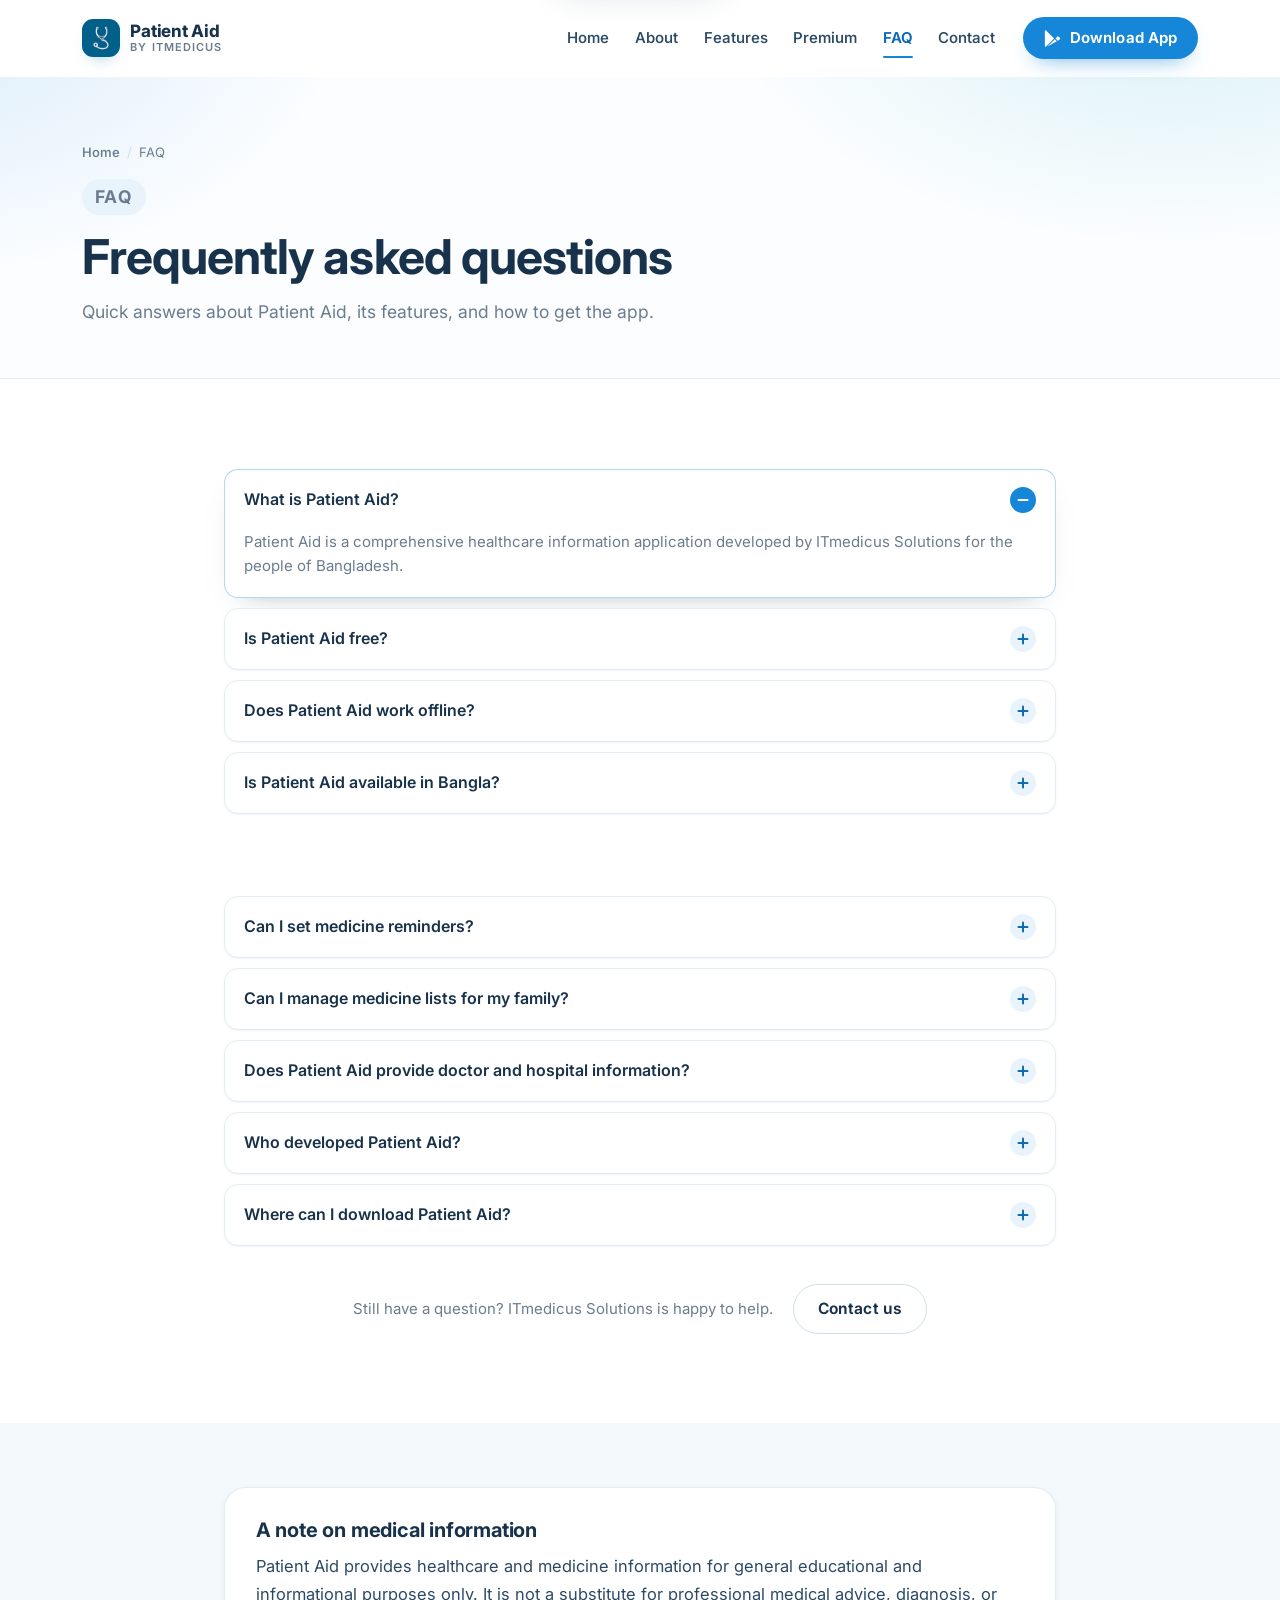
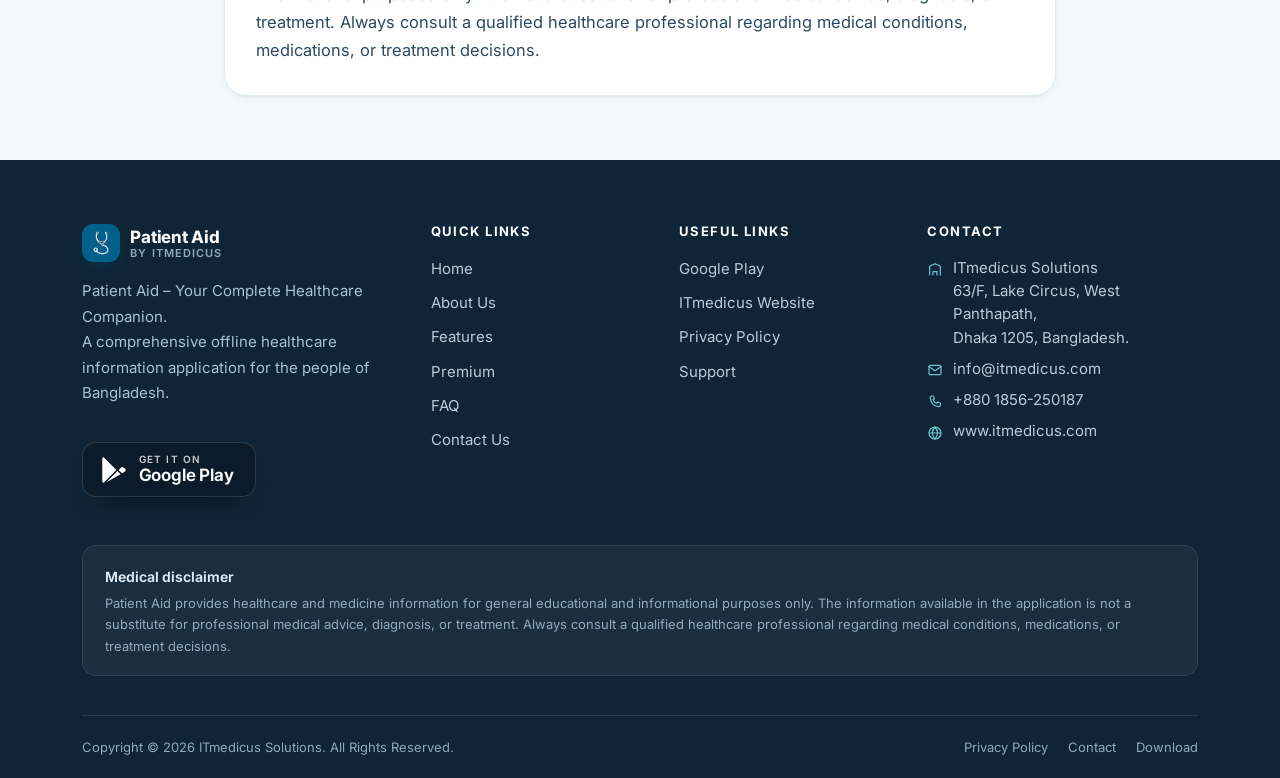
<file: faq.html>
<!doctype html>
<html lang="en">
<head>
  <meta charset="utf-8">
  <meta name="viewport" content="width=device-width, initial-scale=1">
  <script>document.documentElement.classList.add("js");</script>
  <title>FAQ – Patient Aid Questions Answered | ITmedicus</title>
  <meta name="description" content="Answers to common questions about Patient Aid: pricing, offline access, Bangla support, reminders, family medicine lists, and where to download.">
  <!-- TODO: replace patientaid.example.com with the production domain before launch. -->
  <link rel="canonical" href="https://patientaid.example.com/faq.html">
  <meta name="robots" content="index, follow, max-image-preview:large, max-snippet:-1">
  <meta name="author" content="ITmedicus Solutions">
  <meta name="theme-color" content="#00608A">
  <meta name="color-scheme" content="light">

  <meta property="og:type" content="website">
  <meta property="og:site_name" content="Patient Aid">
  <meta property="og:title" content="Patient Aid FAQ – Common Questions Answered">
  <meta property="og:description" content="Is Patient Aid free? Does it work offline? Is it available in Bangla? Find answers to common questions.">
  <meta property="og:url" content="https://patientaid.example.com/faq.html">
  <meta property="og:image" content="https://patientaid.example.com/assets/img/og-image.png">
  <meta property="og:image:width" content="1200">
  <meta property="og:image:height" content="630">
  <meta property="og:image:alt" content="Patient Aid – Your Complete Healthcare Companion, by ITmedicus Solutions">
  <meta property="og:locale" content="en_US">

  <meta name="twitter:card" content="summary_large_image">
  <meta name="twitter:title" content="Patient Aid FAQ – Common Questions Answered">
  <meta name="twitter:description" content="Answers about offline access, languages, medicine reminders, family lists, and downloads.">
  <meta name="twitter:image" content="https://patientaid.example.com/assets/img/og-image.png">
  <meta name="twitter:image:alt" content="Patient Aid app by ITmedicus Solutions">

  <link rel="icon" href="favicon.ico?v=2" sizes="any">
  <link rel="icon" href="favicon.svg?v=2" type="image/svg+xml">
  <link rel="icon" href="favicon-32.png?v=2" sizes="32x32" type="image/png">
  <link rel="icon" href="favicon-192.png?v=2" sizes="192x192" type="image/png">
  <link rel="apple-touch-icon" href="assets/img/apple-touch-icon.png?v=2">
  <link rel="manifest" href="manifest.json">

  <link rel="preconnect" href="https://fonts.googleapis.com">
  <link rel="preconnect" href="https://fonts.gstatic.com" crossorigin>
  <link href="https://fonts.googleapis.com/css2?family=Inter:wght@400;500;600;700;800&display=swap" rel="stylesheet">
  <link rel="stylesheet" href="assets/css/style.css">

  <script type="application/ld+json">
  {
    "@context": "https://schema.org",
    "@type": "FAQPage",
    "mainEntity": [
      {"@type": "Question", "name": "What is Patient Aid?", "acceptedAnswer": {"@type": "Answer", "text": "Patient Aid is a comprehensive healthcare information application developed by ITmedicus Solutions for the people of Bangladesh."}},
      {"@type": "Question", "name": "Is Patient Aid free?", "acceptedAnswer": {"@type": "Answer", "text": "Patient Aid is free to download and offers free features. Additional premium features are available through its premium offering."}},
      {"@type": "Question", "name": "Does Patient Aid work offline?", "acceptedAnswer": {"@type": "Answer", "text": "Yes. Patient Aid is designed to provide access to available medicine and healthcare information offline. Certain features require internet connectivity."}},
      {"@type": "Question", "name": "Is Patient Aid available in Bangla?", "acceptedAnswer": {"@type": "Answer", "text": "Yes. Patient Aid provides medicine and healthcare information in both Bangla and English."}},
      {"@type": "Question", "name": "Can I find medicine information using Patient Aid?", "acceptedAnswer": {"@type": "Answer", "text": "Yes. You can explore medicine information, including uses, dosage, side effects, contraindications, precautions, interactions, and prices."}},
      {"@type": "Question", "name": "Can I set medicine reminders?", "acceptedAnswer": {"@type": "Answer", "text": "Yes. Patient Aid includes a medicine reminder feature to help users remember their medication schedules."}},
      {"@type": "Question", "name": "Can I manage medicine lists for my family?", "acceptedAnswer": {"@type": "Answer", "text": "Yes. My Medicine allows you to organize and bookmark medicines. Multiple family profiles are available with Premium."}},
      {"@type": "Question", "name": "Does Patient Aid provide doctor and hospital information?", "acceptedAnswer": {"@type": "Answer", "text": "Yes. The application includes doctor, chamber, hospital, pharmacy, ambulance, and other healthcare directory information."}},
      {"@type": "Question", "name": "Who developed Patient Aid?", "acceptedAnswer": {"@type": "Answer", "text": "Patient Aid is developed by ITmedicus Solutions, a healthcare technology company based in Bangladesh."}},
      {"@type": "Question", "name": "Where can I download Patient Aid?", "acceptedAnswer": {"@type": "Answer", "text": "Download Patient Aid from Google Play: https://play.google.com/store/apps/details?id=com.itmedicus.patientaid"}}
    ]
  }
  </script>
  <script type="application/ld+json">
{
  "@context": "https://schema.org",
  "@graph": [
    {
      "@type": "Organization",
      "@id": "https://patientaid.example.com/#organization",
      "name": "ITmedicus Solutions",
      "url": "https://www.itmedicus.com",
      "logo": {
        "@type": "ImageObject",
        "url": "https://patientaid.example.com/assets/img/patient-aid-icon-512.png",
        "width": 512,
        "height": 512
      },
      "email": "info@itmedicus.com",
      "telephone": "+880 1856-250187",
      "address": {
        "@type": "PostalAddress",
        "streetAddress": "63/F, Lake Circus, West Panthapath",
        "addressLocality": "Dhaka",
        "postalCode": "1205",
        "addressCountry": "BD"
      },
      "sameAs": [
        "https://www.itmedicus.com",
        "https://play.google.com/store/apps/details?id=com.itmedicus.patientaid"
      ]
    },
    {
      "@type": "WebSite",
      "@id": "https://patientaid.example.com/#website",
      "url": "https://patientaid.example.com/",
      "name": "Patient Aid",
      "description": "Offline healthcare information application for Bangladesh by ITmedicus Solutions.",
      "publisher": {
        "@id": "https://patientaid.example.com/#organization"
      },
      "inLanguage": "en"
    },
    {
      "@type": "WebPage",
      "@id": "https://patientaid.example.com/faq.html#webpage",
      "url": "https://patientaid.example.com/faq.html",
      "name": "FAQ – Patient Aid Questions Answered | ITmedicus",
      "description": "Answers to common questions about Patient Aid: pricing, offline access, Bangla support, reminders, family medicine lists, and where to download.",
      "isPartOf": {
        "@id": "https://patientaid.example.com/#website"
      },
      "primaryImageOfPage": {
        "@type": "ImageObject",
        "url": "https://patientaid.example.com/assets/img/og-image.png"
      },
      "inLanguage": "en"
    },
    {
      "@type": "BreadcrumbList",
      "@id": "https://patientaid.example.com/faq.html#breadcrumb",
      "itemListElement": [
        {
          "@type": "ListItem",
          "position": 1,
          "name": "Home",
          "item": "https://patientaid.example.com/"
        },
        {
          "@type": "ListItem",
          "position": 2,
          "name": "FAQ",
          "item": "https://patientaid.example.com/faq.html"
        }
      ]
    }
  ]
}
  </script>
</head>
<body>
  <a class="skip-link" href="#main">Skip to main content</a>

  <header class="site-header" id="siteHeader">
    <div class="container header-inner">
      <a class="brand" href="index.html" aria-label="Patient Aid home">
        <span class="brand-mark" aria-hidden="true">
          <img src="assets/img/patient-aid-icon.png" width="96" height="96" alt="">
        </span>
        <span class="brand-text"><strong>Patient Aid</strong><span>By ITmedicus</span></span>
      </a>

      <nav class="primary-nav" id="primaryNav" aria-label="Primary">
        <ul>
          <li><a href="index.html">Home</a></li>
          <li><a href="about.html">About</a></li>
          <li><a href="features.html">Features</a></li>
          <li><a href="premium.html">Premium</a></li>
          <li><a href="faq.html" aria-current="page">FAQ</a></li>
          <li><a href="contact.html">Contact</a></li>
        </ul>
        <a class="btn nav-cta" href="https://play.google.com/store/apps/details?id=com.itmedicus.patientaid" target="_blank" rel="noopener noreferrer">
          <svg viewBox="0 0 512 512" width="17" height="17" aria-hidden="true" focusable="false"><path fill="currentColor" d="M47 0C34 6.8 25.3 19.2 25.3 35.3v441.3c0 16.1 8.7 28.5 21.7 35.3l256.6-256L47 0Zm425.2 225.6-58.9-34.1-65.7 64.5 65.7 64.5 60.1-34.1c18-14.3 18-46.5-1.2-60.8ZM104.6 499l280.8-161.2-60.1-60.1L104.6 499Z"/></svg>
          Download App
        </a>
      </nav>

      <button class="nav-toggle" type="button" aria-expanded="false" aria-controls="primaryNav" aria-label="Open menu">
        <svg class="icon-menu" viewBox="0 0 24 24" fill="none" stroke="currentColor" stroke-width="2" stroke-linecap="round" aria-hidden="true"><path d="M4 7h16M4 12h16M4 17h16"/></svg>
        <svg class="icon-close" viewBox="0 0 24 24" fill="none" stroke="currentColor" stroke-width="2" stroke-linecap="round" aria-hidden="true"><path d="M6 6l12 12M18 6 6 18"/></svg>
      </button>
    </div>
  </header>

  <main id="main">
    <section class="page-hero">
      <div class="container">
        <ol class="breadcrumb">
          <li><a href="index.html">Home</a></li>
          <li aria-current="page">FAQ</li>
        </ol>
        <p class="eyebrow">FAQ</p>
        <h1>Frequently asked questions</h1>
        <p>Quick answers about Patient Aid, its features, and how to get the app.</p>
      </div>
    </section>

    <section class="section">
      <div class="container">
        <div class="faq-list">
          <div class="faq-item is-open reveal">
            <button class="faq-q" type="button" aria-expanded="true" aria-controls="faq1">What is Patient Aid?<span class="faq-sign" aria-hidden="true"></span></button>
            <div class="faq-a" id="faq1"><div><p>Patient Aid is a comprehensive healthcare information application developed by ITmedicus Solutions for the people of Bangladesh.</p></div></div>
          </div>
          <div class="faq-item reveal">
            <button class="faq-q" type="button" aria-expanded="false" aria-controls="faq2">Is Patient Aid free?<span class="faq-sign" aria-hidden="true"></span></button>
            <div class="faq-a" id="faq2"><div><p>Patient Aid is free to download and offers free features. Additional premium features are available through its premium offering.</p></div></div>
          </div>
          <div class="faq-item reveal">
            <button class="faq-q" type="button" aria-expanded="false" aria-controls="faq3">Does Patient Aid work offline?<span class="faq-sign" aria-hidden="true"></span></button>
            <div class="faq-a" id="faq3"><div><p>Yes. Patient Aid is designed to provide access to available medicine and healthcare information offline. Certain features require internet connectivity.</p></div></div>
          </div>
          <div class="faq-item reveal">
            <button class="faq-q" type="button" aria-expanded="false" aria-controls="faq4">Is Patient Aid available in Bangla?<span class="faq-sign" aria-hidden="true"></span></button>
            <div class="faq-a" id="faq4"><div><p>Yes. Patient Aid provides medicine and healthcare information in both Bangla and English.</p></div></div>
          </div>
          <div class="faq-item reveal">
            <button class="faq-q" type="button" aria-expanded="false" aria-controls="faq5">Can I find medicine information using Patient Aid?<span class="faq-sign" aria-hidden="true"></span></button>
            <div class="faq-a" id="faq5"><div><p>Yes. You can explore medicine information, including uses, dosage, side effects, contraindications, precautions, interactions, and prices.</p></div></div>
          </div>
          <div class="faq-item reveal">
            <button class="faq-q" type="button" aria-expanded="false" aria-controls="faq6">Can I set medicine reminders?<span class="faq-sign" aria-hidden="true"></span></button>
            <div class="faq-a" id="faq6"><div><p>Yes. Patient Aid includes a medicine reminder feature to help users remember their medication schedules.</p></div></div>
          </div>
          <div class="faq-item reveal">
            <button class="faq-q" type="button" aria-expanded="false" aria-controls="faq7">Can I manage medicine lists for my family?<span class="faq-sign" aria-hidden="true"></span></button>
            <div class="faq-a" id="faq7"><div><p>Yes. My Medicine allows you to organize and bookmark medicines. Multiple family profiles are available with Premium.</p></div></div>
          </div>
          <div class="faq-item reveal">
            <button class="faq-q" type="button" aria-expanded="false" aria-controls="faq8">Does Patient Aid provide doctor and hospital information?<span class="faq-sign" aria-hidden="true"></span></button>
            <div class="faq-a" id="faq8"><div><p>Yes. The application includes doctor, chamber, hospital, pharmacy, ambulance, and other healthcare directory information.</p></div></div>
          </div>
          <div class="faq-item reveal">
            <button class="faq-q" type="button" aria-expanded="false" aria-controls="faq9">Who developed Patient Aid?<span class="faq-sign" aria-hidden="true"></span></button>
            <div class="faq-a" id="faq9"><div><p>Patient Aid is developed by ITmedicus Solutions, a healthcare technology company based in Bangladesh.</p></div></div>
          </div>
          <div class="faq-item reveal">
            <button class="faq-q" type="button" aria-expanded="false" aria-controls="faq10">Where can I download Patient Aid?<span class="faq-sign" aria-hidden="true"></span></button>
            <div class="faq-a" id="faq10"><div><p>Download Patient Aid from Google Play: <a href="https://play.google.com/store/apps/details?id=com.itmedicus.patientaid" target="_blank" rel="noopener noreferrer">play.google.com/store/apps/details?id=com.itmedicus.patientaid</a></p></div></div>
          </div>
        </div>

        <div class="section-foot">
          <p>Still have a question? ITmedicus Solutions is happy to help.</p>
          <a class="btn btn--ghost" href="contact.html">Contact us</a>
        </div>
      </div>
    </section>

    <section class="section section--alt section--tight">
      <div class="container">
        <div class="panel panel--narrow reveal">
          <h2>A note on medical information</h2>
          <p>Patient Aid provides healthcare and medicine information for general educational and informational purposes only. It is not a substitute for professional medical advice, diagnosis, or treatment. Always consult a qualified healthcare professional regarding medical conditions, medications, or treatment decisions.</p>
        </div>
      </div>
    </section>
  </main>

  <footer class="site-footer">
    <div class="container">
      <div class="footer-grid">
        <div class="footer-brand">
          <a class="brand" href="index.html" aria-label="Patient Aid home">
            <span class="brand-mark" aria-hidden="true">
              <img src="assets/img/patient-aid-icon.png" width="96" height="96" alt="">
            </span>
            <span class="brand-text"><strong>Patient Aid</strong><span>By ITmedicus</span></span>
          </a>
          <p class="footer-tagline">Patient Aid – Your Complete Healthcare Companion.<br>A comprehensive offline healthcare information application for the people of Bangladesh.</p>
          <a class="store-btn" href="https://play.google.com/store/apps/details?id=com.itmedicus.patientaid" target="_blank" rel="noopener noreferrer">
            <svg class="store-icon" viewBox="0 0 512 512" aria-hidden="true" focusable="false"><path d="M47 0C34 6.8 25.3 19.2 25.3 35.3v441.3c0 16.1 8.7 28.5 21.7 35.3l256.6-256L47 0Zm425.2 225.6-58.9-34.1-65.7 64.5 65.7 64.5 60.1-34.1c18-14.3 18-46.5-1.2-60.8ZM104.6 499l280.8-161.2-60.1-60.1L104.6 499Z"/></svg>
            <span class="store-text"><small>Get it on</small><strong>Google Play</strong></span>
          </a>
        </div>

        <div class="footer-col">
          <h2>Quick links</h2>
          <ul>
            <li><a href="index.html">Home</a></li>
            <li><a href="about.html">About Us</a></li>
            <li><a href="features.html">Features</a></li>
            <li><a href="premium.html">Premium</a></li>
            <li><a href="faq.html">FAQ</a></li>
            <li><a href="contact.html">Contact Us</a></li>
          </ul>
        </div>

        <div class="footer-col">
          <h2>Useful links</h2>
          <ul>
            <li><a href="https://play.google.com/store/apps/details?id=com.itmedicus.patientaid" target="_blank" rel="noopener noreferrer">Google Play</a></li>
            <li><a href="https://www.itmedicus.com" target="_blank" rel="noopener noreferrer">ITmedicus Website</a></li>
            <li><a href="privacy.html">Privacy Policy</a></li>
            <li><a href="contact.html">Support</a></li>
          </ul>
        </div>

        <div class="footer-col footer-contact">
          <h2>Contact</h2>
          <ul>
            <li>
              <svg viewBox="0 0 24 24" fill="none" stroke="currentColor" stroke-width="1.8" stroke-linecap="round" stroke-linejoin="round" aria-hidden="true"><path d="M4 21V8l8-4 8 4v13"/><path d="M9 21v-5h6v5"/></svg>
              <span>ITmedicus Solutions<br>63/F, Lake Circus, West Panthapath,<br>Dhaka 1205, Bangladesh.</span>
            </li>
            <li>
              <svg viewBox="0 0 24 24" fill="none" stroke="currentColor" stroke-width="1.8" stroke-linecap="round" stroke-linejoin="round" aria-hidden="true"><rect x="3" y="5" width="18" height="14" rx="2"/><path d="m3 7 9 6 9-6"/></svg>
              <a href="mailto:info@itmedicus.com">info@itmedicus.com</a>
            </li>
            <li>
              <svg viewBox="0 0 24 24" fill="none" stroke="currentColor" stroke-width="1.8" stroke-linecap="round" stroke-linejoin="round" aria-hidden="true"><path d="M6.5 3h3l1.5 4-2 1.5a11 11 0 0 0 5.5 5.5L16 12l4 1.5v3A2.5 2.5 0 0 1 17.5 19C10.6 18.6 5.4 13.4 5 6.5A2.5 2.5 0 0 1 6.5 3Z"/></svg>
              <a href="tel:+8801856250187">+880 1856-250187</a>
            </li>
            <li>
              <svg viewBox="0 0 24 24" fill="none" stroke="currentColor" stroke-width="1.8" stroke-linecap="round" stroke-linejoin="round" aria-hidden="true"><circle cx="12" cy="12" r="9"/><path d="M3 12h18"/><path d="M12 3c2.5 2.6 3.8 5.7 3.8 9s-1.3 6.4-3.8 9c-2.5-2.6-3.8-5.7-3.8-9S9.5 5.6 12 3Z"/></svg>
              <a href="https://www.itmedicus.com" target="_blank" rel="noopener noreferrer">www.itmedicus.com</a>
            </li>
          </ul>
        </div>
      </div>

      <div class="footer-disclaimer">
        <strong>Medical disclaimer</strong>
        Patient Aid provides healthcare and medicine information for general educational and informational purposes only. The information available in the application is not a substitute for professional medical advice, diagnosis, or treatment. Always consult a qualified healthcare professional regarding medical conditions, medications, or treatment decisions.
      </div>

      <div class="footer-bottom">
        <p>Copyright © 2026 ITmedicus Solutions. All Rights Reserved.</p>
        <nav aria-label="Legal and social">
          <a href="privacy.html">Privacy Policy</a>
          <a href="contact.html">Contact</a>
          <a href="index.html#download">Download</a>
        </nav>
      </div>
    </div>
  </footer>

  <button class="to-top" type="button" aria-label="Back to top">
    <svg viewBox="0 0 24 24" fill="none" stroke="currentColor" stroke-width="2" stroke-linecap="round" stroke-linejoin="round" aria-hidden="true"><path d="M12 19V5M6 11l6-6 6 6"/></svg>
  </button>

  <script src="assets/js/main.js" defer></script>
</body>
</html>
</file>
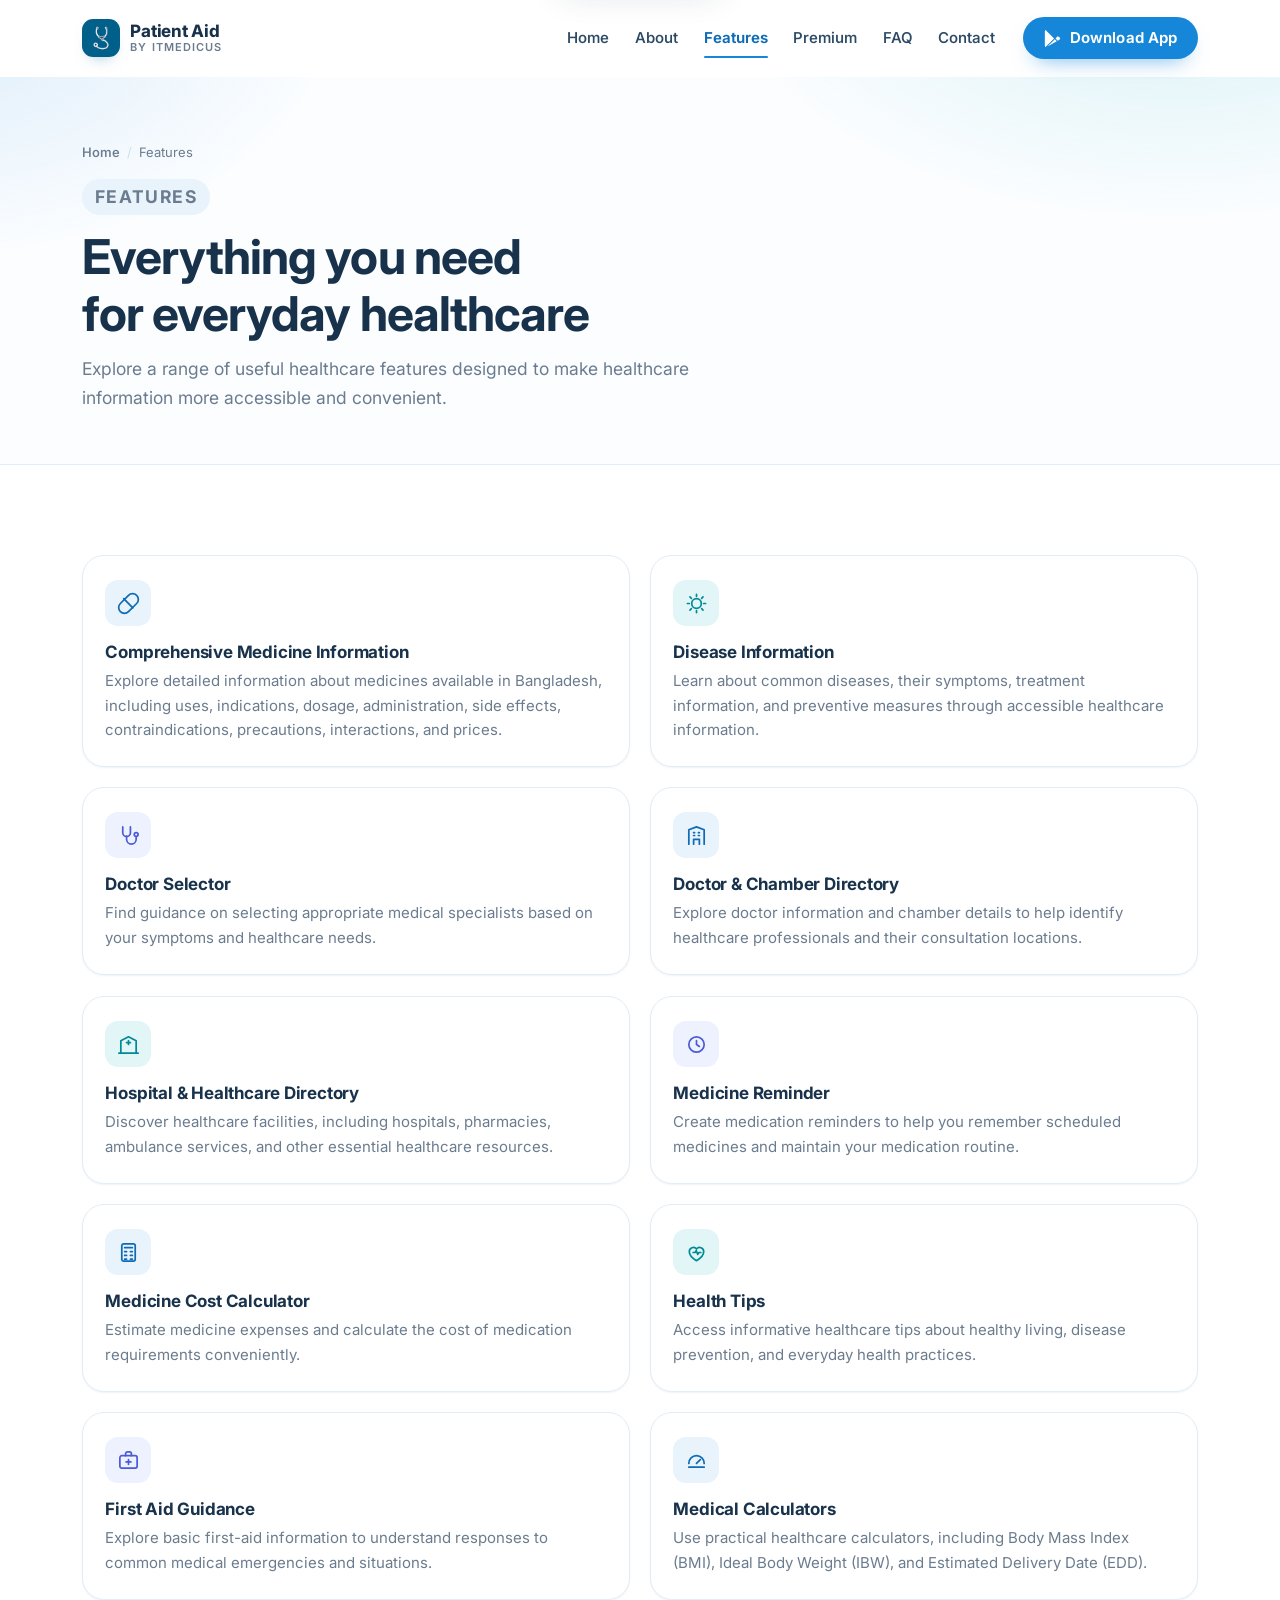
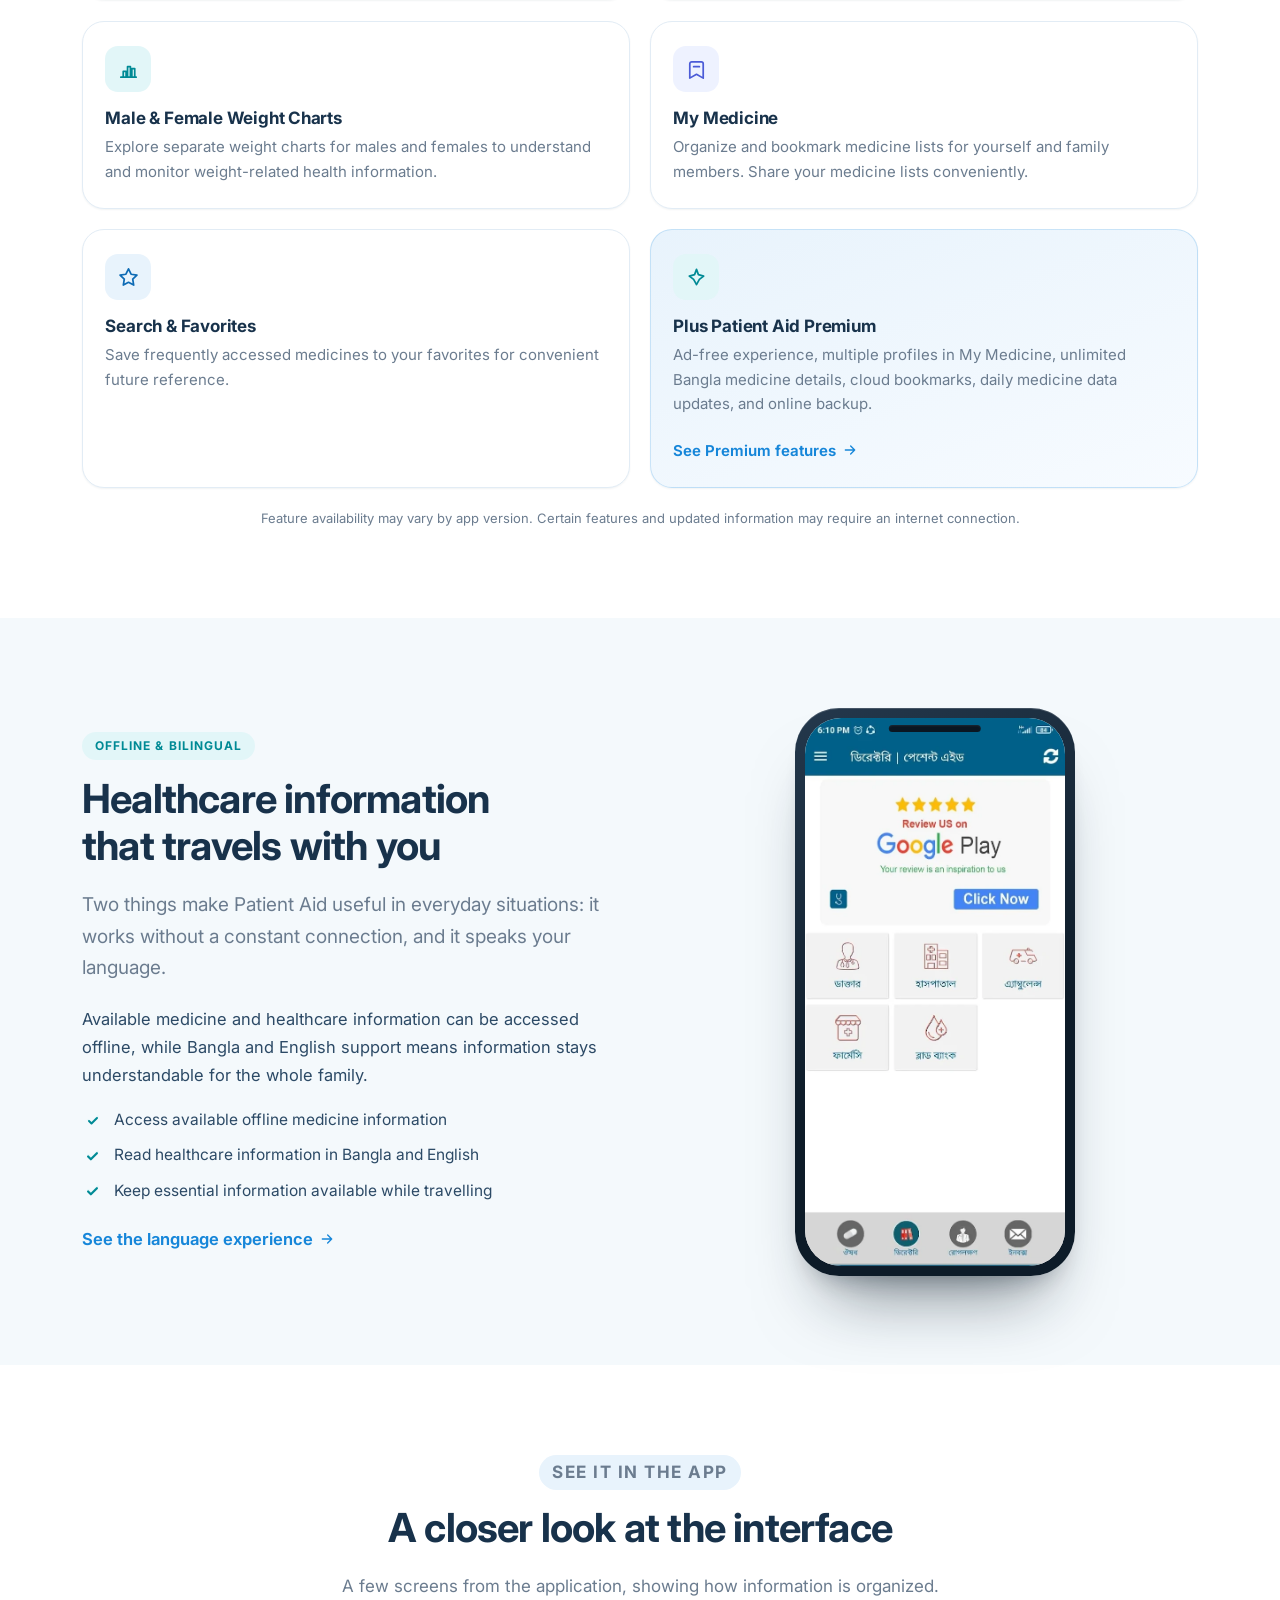
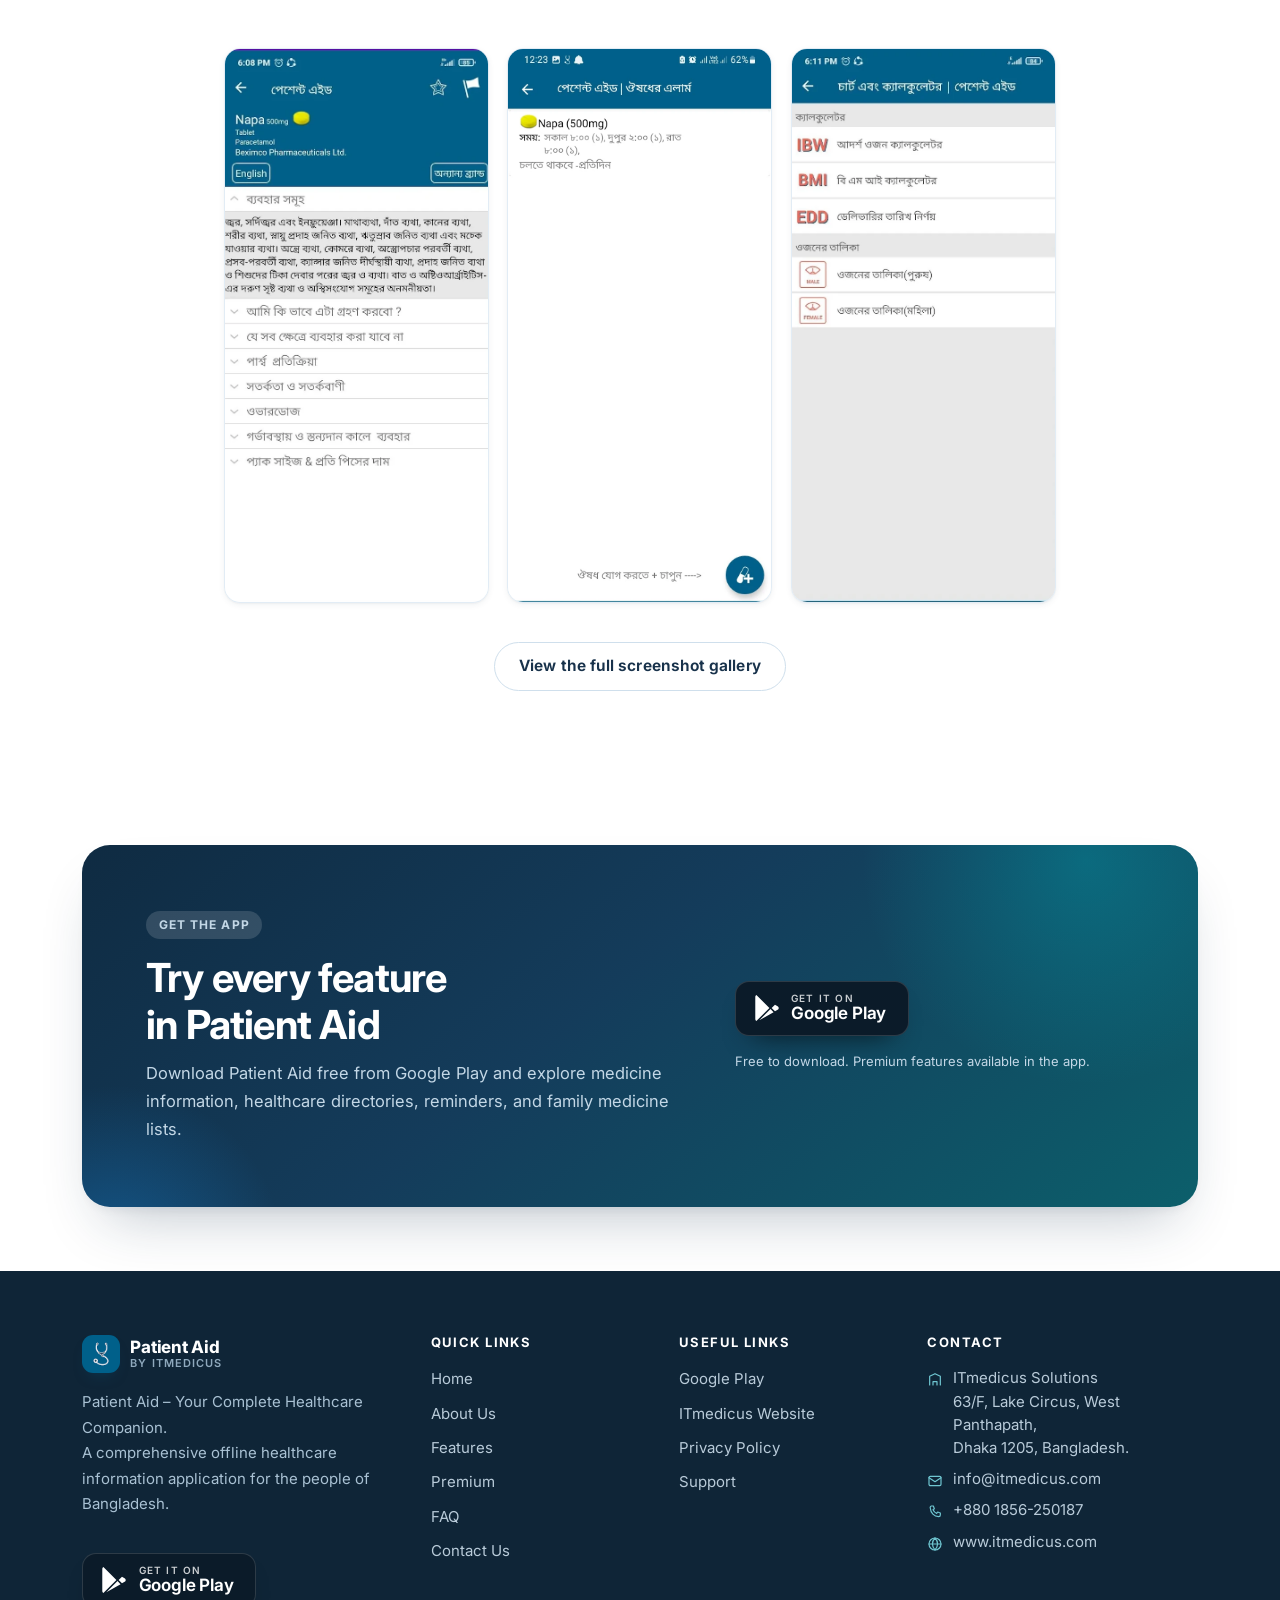
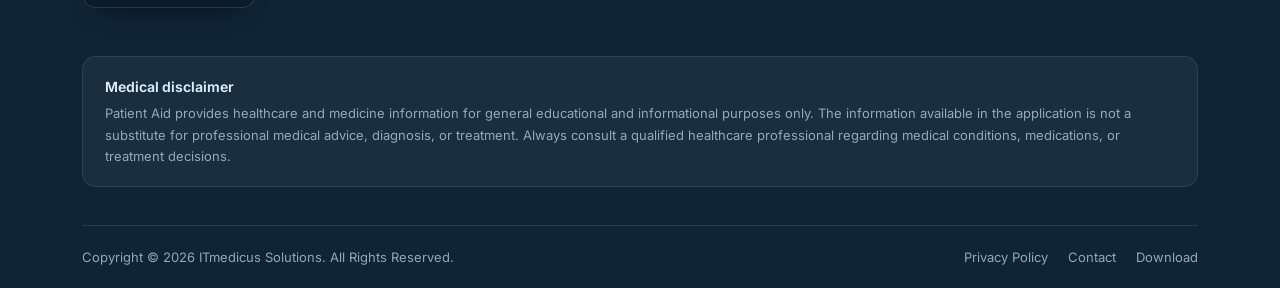
<file: features.html>
<!doctype html>
<html lang="en">
<head>
  <meta charset="utf-8">
  <meta name="viewport" content="width=device-width, initial-scale=1">
  <script>document.documentElement.classList.add("js");</script>
  <title>Patient Aid Features – Medicine &amp; Health Information</title>
  <meta name="description" content="Explore Patient Aid features: medicine and disease information, doctor and hospital directories, reminders, health tips, first aid, and calculators.">
  <!-- TODO: replace patientaid.example.com with the production domain before launch. -->
  <link rel="canonical" href="https://patientaid.example.com/features.html">
  <meta name="robots" content="index, follow, max-image-preview:large, max-snippet:-1">
  <meta name="author" content="ITmedicus Solutions">
  <meta name="theme-color" content="#00608A">
  <meta name="color-scheme" content="light">

  <meta property="og:type" content="website">
  <meta property="og:site_name" content="Patient Aid">
  <meta property="og:title" content="Patient Aid Features – Everything for Everyday Healthcare">
  <meta property="og:description" content="Medicine information, disease information, healthcare directories, medicine reminders, health tips, first aid, and medical calculators in one app.">
  <meta property="og:url" content="https://patientaid.example.com/features.html">
  <meta property="og:image" content="https://patientaid.example.com/assets/img/og-image.png">
  <meta property="og:image:width" content="1200">
  <meta property="og:image:height" content="630">
  <meta property="og:image:alt" content="Patient Aid – Your Complete Healthcare Companion, by ITmedicus Solutions">
  <meta property="og:locale" content="en_US">

  <meta name="twitter:card" content="summary_large_image">
  <meta name="twitter:title" content="Patient Aid Features – Everything for Everyday Healthcare">
  <meta name="twitter:description" content="Explore 13 healthcare features designed for everyday use in Bangladesh.">
  <meta name="twitter:image" content="https://patientaid.example.com/assets/img/og-image.png">
  <meta name="twitter:image:alt" content="Patient Aid app by ITmedicus Solutions">

  <link rel="icon" href="favicon.ico?v=2" sizes="any">
  <link rel="icon" href="favicon.svg?v=2" type="image/svg+xml">
  <link rel="icon" href="favicon-32.png?v=2" sizes="32x32" type="image/png">
  <link rel="icon" href="favicon-192.png?v=2" sizes="192x192" type="image/png">
  <link rel="apple-touch-icon" href="assets/img/apple-touch-icon.png?v=2">
  <link rel="manifest" href="manifest.json">

  <link rel="preconnect" href="https://fonts.googleapis.com">
  <link rel="preconnect" href="https://fonts.gstatic.com" crossorigin>
  <link href="https://fonts.googleapis.com/css2?family=Inter:wght@400;500;600;700;800&display=swap" rel="stylesheet">
  <link rel="stylesheet" href="assets/css/style.css">
  <script type="application/ld+json">
{
  "@context": "https://schema.org",
  "@graph": [
    {
      "@type": "Organization",
      "@id": "https://patientaid.example.com/#organization",
      "name": "ITmedicus Solutions",
      "url": "https://www.itmedicus.com",
      "logo": {
        "@type": "ImageObject",
        "url": "https://patientaid.example.com/assets/img/patient-aid-icon-512.png",
        "width": 512,
        "height": 512
      },
      "email": "info@itmedicus.com",
      "telephone": "+880 1856-250187",
      "address": {
        "@type": "PostalAddress",
        "streetAddress": "63/F, Lake Circus, West Panthapath",
        "addressLocality": "Dhaka",
        "postalCode": "1205",
        "addressCountry": "BD"
      },
      "sameAs": [
        "https://www.itmedicus.com",
        "https://play.google.com/store/apps/details?id=com.itmedicus.patientaid"
      ]
    },
    {
      "@type": "WebSite",
      "@id": "https://patientaid.example.com/#website",
      "url": "https://patientaid.example.com/",
      "name": "Patient Aid",
      "description": "Offline healthcare information application for Bangladesh by ITmedicus Solutions.",
      "publisher": {
        "@id": "https://patientaid.example.com/#organization"
      },
      "inLanguage": "en"
    },
    {
      "@type": "WebPage",
      "@id": "https://patientaid.example.com/features.html#webpage",
      "url": "https://patientaid.example.com/features.html",
      "name": "Patient Aid Features – Medicine & Health Information",
      "description": "Explore Patient Aid features: medicine and disease information, doctor and hospital directories, reminders, health tips, first aid, and calculators.",
      "isPartOf": {
        "@id": "https://patientaid.example.com/#website"
      },
      "primaryImageOfPage": {
        "@type": "ImageObject",
        "url": "https://patientaid.example.com/assets/img/og-image.png"
      },
      "inLanguage": "en"
    },
    {
      "@type": "BreadcrumbList",
      "@id": "https://patientaid.example.com/features.html#breadcrumb",
      "itemListElement": [
        {
          "@type": "ListItem",
          "position": 1,
          "name": "Home",
          "item": "https://patientaid.example.com/"
        },
        {
          "@type": "ListItem",
          "position": 2,
          "name": "Features",
          "item": "https://patientaid.example.com/features.html"
        }
      ]
    }
  ]
}
  </script>
</head>
<body>
  <a class="skip-link" href="#main">Skip to main content</a>

  <header class="site-header" id="siteHeader">
    <div class="container header-inner">
      <a class="brand" href="index.html" aria-label="Patient Aid home">
        <span class="brand-mark" aria-hidden="true">
          <img src="assets/img/patient-aid-icon.png" width="96" height="96" alt="">
        </span>
        <span class="brand-text"><strong>Patient Aid</strong><span>By ITmedicus</span></span>
      </a>

      <nav class="primary-nav" id="primaryNav" aria-label="Primary">
        <ul>
          <li><a href="index.html">Home</a></li>
          <li><a href="about.html">About</a></li>
          <li><a href="features.html" aria-current="page">Features</a></li>
          <li><a href="premium.html">Premium</a></li>
          <li><a href="faq.html">FAQ</a></li>
          <li><a href="contact.html">Contact</a></li>
        </ul>
        <a class="btn nav-cta" href="https://play.google.com/store/apps/details?id=com.itmedicus.patientaid" target="_blank" rel="noopener noreferrer">
          <svg viewBox="0 0 512 512" width="17" height="17" aria-hidden="true" focusable="false"><path fill="currentColor" d="M47 0C34 6.8 25.3 19.2 25.3 35.3v441.3c0 16.1 8.7 28.5 21.7 35.3l256.6-256L47 0Zm425.2 225.6-58.9-34.1-65.7 64.5 65.7 64.5 60.1-34.1c18-14.3 18-46.5-1.2-60.8ZM104.6 499l280.8-161.2-60.1-60.1L104.6 499Z"/></svg>
          Download App
        </a>
      </nav>

      <button class="nav-toggle" type="button" aria-expanded="false" aria-controls="primaryNav" aria-label="Open menu">
        <svg class="icon-menu" viewBox="0 0 24 24" fill="none" stroke="currentColor" stroke-width="2" stroke-linecap="round" aria-hidden="true"><path d="M4 7h16M4 12h16M4 17h16"/></svg>
        <svg class="icon-close" viewBox="0 0 24 24" fill="none" stroke="currentColor" stroke-width="2" stroke-linecap="round" aria-hidden="true"><path d="M6 6l12 12M18 6 6 18"/></svg>
      </button>
    </div>
  </header>

  <main id="main">
    <section class="page-hero">
      <div class="container">
        <ol class="breadcrumb">
          <li><a href="index.html">Home</a></li>
          <li aria-current="page">Features</li>
        </ol>
        <p class="eyebrow">Features</p>
        <h1>Everything you need for everyday healthcare</h1>
        <p>Explore a range of useful healthcare features designed to make healthcare information more accessible and convenient.</p>
      </div>
    </section>

    <section class="section">
      <div class="container">
        <div class="feature-grid feature-grid--2">
          <article class="feature-card reveal">
            <span class="feature-icon"><svg viewBox="0 0 24 24" fill="none" stroke="currentColor" stroke-width="1.8" stroke-linecap="round" stroke-linejoin="round" aria-hidden="true"><path d="M12 3.5 3.5 12a6 6 0 0 0 8.5 8.5l8.5-8.5a6 6 0 0 0-8.5-8.5Z"/><path d="m7 7 9.5 9.5"/></svg></span>
            <h3>Comprehensive Medicine Information</h3>
            <p>Explore detailed information about medicines available in Bangladesh, including uses, indications, dosage, administration, side effects, contraindications, precautions, interactions, and prices.</p>
          </article>

          <article class="feature-card reveal">
            <span class="feature-icon"><svg viewBox="0 0 24 24" fill="none" stroke="currentColor" stroke-width="1.8" stroke-linecap="round" stroke-linejoin="round" aria-hidden="true"><circle cx="12" cy="12" r="5"/><path d="M12 2.5v2M12 19.5v2M2.5 12h2M19.5 12h2M5.2 5.2 6.6 6.6M17.4 17.4l1.4 1.4M18.8 5.2 17.4 6.6M6.6 17.4 5.2 18.8"/></svg></span>
            <h3>Disease Information</h3>
            <p>Learn about common diseases, their symptoms, treatment information, and preventive measures through accessible healthcare information.</p>
          </article>

          <article class="feature-card reveal">
            <span class="feature-icon"><svg viewBox="0 0 24 24" fill="none" stroke="currentColor" stroke-width="1.8" stroke-linecap="round" stroke-linejoin="round" aria-hidden="true"><path d="M6 3v6a4 4 0 0 0 8 0V3"/><path d="M10 13v3a5 5 0 0 0 10 0v-2"/><circle cx="20" cy="11" r="2"/></svg></span>
            <h3>Doctor Selector</h3>
            <p>Find guidance on selecting appropriate medical specialists based on your symptoms and healthcare needs.</p>
          </article>

          <article class="feature-card reveal">
            <span class="feature-icon"><svg viewBox="0 0 24 24" fill="none" stroke="currentColor" stroke-width="1.8" stroke-linecap="round" stroke-linejoin="round" aria-hidden="true"><path d="M4 21V6l8-3 8 3v15"/><path d="M9 21v-5h6v5"/><path d="M9 9h1M14 9h1M9 12h1M14 12h1"/></svg></span>
            <h3>Doctor &amp; Chamber Directory</h3>
            <p>Explore doctor information and chamber details to help identify healthcare professionals and their consultation locations.</p>
          </article>

          <article class="feature-card reveal">
            <span class="feature-icon"><svg viewBox="0 0 24 24" fill="none" stroke="currentColor" stroke-width="1.8" stroke-linecap="round" stroke-linejoin="round" aria-hidden="true"><path d="M4 21V8l8-4 8 4v13"/><path d="M2 21h20"/><path d="M12 8v4M10 10h4"/></svg></span>
            <h3>Hospital &amp; Healthcare Directory</h3>
            <p>Discover healthcare facilities, including hospitals, pharmacies, ambulance services, and other essential healthcare resources.</p>
          </article>

          <article class="feature-card reveal">
            <span class="feature-icon"><svg viewBox="0 0 24 24" fill="none" stroke="currentColor" stroke-width="1.8" stroke-linecap="round" stroke-linejoin="round" aria-hidden="true"><circle cx="12" cy="12" r="8"/><path d="M12 8v4l3 2"/></svg></span>
            <h3>Medicine Reminder</h3>
            <p>Create medication reminders to help you remember scheduled medicines and maintain your medication routine.</p>
          </article>

          <article class="feature-card reveal">
            <span class="feature-icon"><svg viewBox="0 0 24 24" fill="none" stroke="currentColor" stroke-width="1.8" stroke-linecap="round" stroke-linejoin="round" aria-hidden="true"><rect x="5" y="3" width="14" height="18" rx="2"/><path d="M8 7h8M8 11h2M14 11h2M8 15h2M14 15h2M8 19h2M14 19h2"/></svg></span>
            <h3>Medicine Cost Calculator</h3>
            <p>Estimate medicine expenses and calculate the cost of medication requirements conveniently.</p>
          </article>

          <article class="feature-card reveal">
            <span class="feature-icon"><svg viewBox="0 0 24 24" fill="none" stroke="currentColor" stroke-width="1.8" stroke-linecap="round" stroke-linejoin="round" aria-hidden="true"><path d="M12 20.5s-7.5-4.6-7.5-9.4A4.2 4.2 0 0 1 12 8.4a4.2 4.2 0 0 1 7.5 2.7c0 4.8-7.5 9.4-7.5 9.4Z"/><path d="M8.5 12h2l1.2-2 1.6 4 1.2-2h2"/></svg></span>
            <h3>Health Tips</h3>
            <p>Access informative healthcare tips about healthy living, disease prevention, and everyday health practices.</p>
          </article>

          <article class="feature-card reveal">
            <span class="feature-icon"><svg viewBox="0 0 24 24" fill="none" stroke="currentColor" stroke-width="1.8" stroke-linecap="round" stroke-linejoin="round" aria-hidden="true"><rect x="3" y="7" width="18" height="13" rx="2"/><path d="M9 7V5a2 2 0 0 1 2-2h2a2 2 0 0 1 2 2v2"/><path d="M12 11v5M9.5 13.5h5"/></svg></span>
            <h3>First Aid Guidance</h3>
            <p>Explore basic first-aid information to understand responses to common medical emergencies and situations.</p>
          </article>

          <article class="feature-card reveal">
            <span class="feature-icon"><svg viewBox="0 0 24 24" fill="none" stroke="currentColor" stroke-width="1.8" stroke-linecap="round" stroke-linejoin="round" aria-hidden="true"><path d="M4 15a8 8 0 0 1 16 0"/><path d="m12 15 4-4"/><path d="M4 19h16"/></svg></span>
            <h3>Medical Calculators</h3>
            <p>Use practical healthcare calculators, including Body Mass Index (BMI), Ideal Body Weight (IBW), and Estimated Delivery Date (EDD).</p>
          </article>

          <article class="feature-card reveal">
            <span class="feature-icon"><svg viewBox="0 0 24 24" fill="none" stroke="currentColor" stroke-width="1.8" stroke-linecap="round" stroke-linejoin="round" aria-hidden="true"><path d="M4 20h16"/><path d="M6.5 20v-6h3v6M11 20V9h3v11M15.5 20v-9h3v9"/></svg></span>
            <h3>Male &amp; Female Weight Charts</h3>
            <p>Explore separate weight charts for males and females to understand and monitor weight-related health information.</p>
          </article>

          <article class="feature-card reveal">
            <span class="feature-icon"><svg viewBox="0 0 24 24" fill="none" stroke="currentColor" stroke-width="1.8" stroke-linecap="round" stroke-linejoin="round" aria-hidden="true"><path d="M7 4h10a2 2 0 0 1 2 2v15l-7-4-7 4V6a2 2 0 0 1 2-2Z"/><path d="M9 9h6"/></svg></span>
            <h3>My Medicine</h3>
            <p>Organize and bookmark medicine lists for yourself and family members. Share your medicine lists conveniently.</p>
          </article>

          <article class="feature-card reveal">
            <span class="feature-icon"><svg viewBox="0 0 24 24" fill="none" stroke="currentColor" stroke-width="1.8" stroke-linecap="round" stroke-linejoin="round" aria-hidden="true"><path d="m12 3 2.7 5.6 6.1.9-4.4 4.3 1 6.1L12 17l-5.4 2.9 1-6.1L3.2 9.5l6.1-.9Z"/></svg></span>
            <h3>Search &amp; Favorites</h3>
            <p>Save frequently accessed medicines to your favorites for convenient future reference.</p>
          </article>

          <article class="feature-card feature-card--more reveal">
            <span class="feature-icon"><svg viewBox="0 0 24 24" fill="none" stroke="currentColor" stroke-width="1.8" stroke-linecap="round" stroke-linejoin="round" aria-hidden="true"><path d="M12 3.5 14 9l5.5 1.5L15 14l-3 5.5L9 14l-4.5-3.5L10 9Z"/></svg></span>
            <h3>Plus Patient Aid Premium</h3>
            <p>Ad-free experience, multiple profiles in My Medicine, unlimited Bangla medicine details, cloud bookmarks, daily medicine data updates, and online backup.</p>
            <a class="inline-link mt-3" href="premium.html">See Premium features
              <svg viewBox="0 0 24 24" fill="none" stroke="currentColor" stroke-width="2" stroke-linecap="round" stroke-linejoin="round" aria-hidden="true"><path d="M5 12h14M13 6l6 6-6 6"/></svg>
            </a>
          </article>
        </div>

        <p class="gallery-note">Feature availability may vary by app version. Certain features and updated information may require an internet connection.</p>
      </div>
    </section>

    <section class="section section--alt">
      <div class="container split">
        <div class="reveal">
          <p class="eyebrow eyebrow--teal">Offline &amp; bilingual</p>
          <h2>Healthcare information that travels with you</h2>
          <p class="lead">Two things make Patient Aid useful in everyday situations: it works without a constant connection, and it speaks your language.</p>
          <p>Available medicine and healthcare information can be accessed offline, while Bangla and English support means information stays understandable for the whole family.</p>
          <ul class="checklist">
            <li>Access available offline medicine information</li>
            <li>Read healthcare information in Bangla and English</li>
            <li>Keep essential information available while travelling</li>
          </ul>
          <a class="inline-link" href="index.html#language">See the language experience
            <svg viewBox="0 0 24 24" fill="none" stroke="currentColor" stroke-width="2" stroke-linecap="round" stroke-linejoin="round" aria-hidden="true"><path d="M5 12h14M13 6l6 6-6 6"/></svg>
          </a>
        </div>

        <div class="split__media reveal">
          <div class="phone">
            <div class="phone-screen">
              <img src="assets/img/screens/directory-home.webp" width="605" height="1235" loading="lazy" decoding="async" alt="Patient Aid healthcare directory screen with doctor, hospital, ambulance, pharmacy, and blood bank options">
            </div>
          </div>
        </div>
      </div>
    </section>

    <section class="section">
      <div class="container">
        <div class="section-head is-center reveal">
          <p class="eyebrow">See it in the app</p>
          <h2>A closer look at the interface</h2>
          <p>A few screens from the application, showing how information is organized.</p>
        </div>

        <div class="gallery-grid gallery-grid--3">
          <div class="shot-frame reveal">
            <img src="assets/img/screens/medicine-details.webp" width="605" height="1235" loading="lazy" decoding="async" alt="Napa 500 mg medicine details with uses, side effects, and pack price">
          </div>
          <div class="shot-frame reveal">
            <img src="assets/img/screens/medicine-reminder.webp" width="720" height="1600" loading="lazy" decoding="async" alt="Medicine reminder detail showing morning, afternoon, and night alarm times">
          </div>
          <div class="shot-frame reveal">
            <img src="assets/img/screens/calculators.webp" width="605" height="1235" loading="lazy" decoding="async" alt="Chart and calculator screen with IBW, BMI, EDD, and weight chart options">
          </div>
        </div>

        <div class="section-foot">
          <a class="btn btn--ghost" href="index.html#screenshots">View the full screenshot gallery</a>
        </div>
      </div>
    </section>

    <section class="section section--tight">
      <div class="container">
        <div class="cta-band reveal">
          <div class="cta-inner">
            <div>
              <p class="eyebrow eyebrow--onDark">Get the app</p>
              <h2>Try every feature in Patient Aid</h2>
              <p>Download Patient Aid free from Google Play and explore medicine information, healthcare directories, reminders, and family medicine lists.</p>
            </div>
            <div class="cta-actions">
              <a class="store-btn" href="https://play.google.com/store/apps/details?id=com.itmedicus.patientaid" target="_blank" rel="noopener noreferrer">
                <svg class="store-icon" viewBox="0 0 512 512" aria-hidden="true" focusable="false"><path d="M47 0C34 6.8 25.3 19.2 25.3 35.3v441.3c0 16.1 8.7 28.5 21.7 35.3l256.6-256L47 0Zm425.2 225.6-58.9-34.1-65.7 64.5 65.7 64.5 60.1-34.1c18-14.3 18-46.5-1.2-60.8ZM104.6 499l280.8-161.2-60.1-60.1L104.6 499Z"/></svg>
                <span class="store-text"><small>Get it on</small><strong>Google Play</strong></span>
              </a>
              <p class="cta-note">Free to download. Premium features available in the app.</p>
            </div>
          </div>
        </div>
      </div>
    </section>
  </main>

  <footer class="site-footer">
    <div class="container">
      <div class="footer-grid">
        <div class="footer-brand">
          <a class="brand" href="index.html" aria-label="Patient Aid home">
            <span class="brand-mark" aria-hidden="true">
              <img src="assets/img/patient-aid-icon.png" width="96" height="96" alt="">
            </span>
            <span class="brand-text"><strong>Patient Aid</strong><span>By ITmedicus</span></span>
          </a>
          <p class="footer-tagline">Patient Aid – Your Complete Healthcare Companion.<br>A comprehensive offline healthcare information application for the people of Bangladesh.</p>
          <a class="store-btn" href="https://play.google.com/store/apps/details?id=com.itmedicus.patientaid" target="_blank" rel="noopener noreferrer">
            <svg class="store-icon" viewBox="0 0 512 512" aria-hidden="true" focusable="false"><path d="M47 0C34 6.8 25.3 19.2 25.3 35.3v441.3c0 16.1 8.7 28.5 21.7 35.3l256.6-256L47 0Zm425.2 225.6-58.9-34.1-65.7 64.5 65.7 64.5 60.1-34.1c18-14.3 18-46.5-1.2-60.8ZM104.6 499l280.8-161.2-60.1-60.1L104.6 499Z"/></svg>
            <span class="store-text"><small>Get it on</small><strong>Google Play</strong></span>
          </a>
        </div>

        <div class="footer-col">
          <h2>Quick links</h2>
          <ul>
            <li><a href="index.html">Home</a></li>
            <li><a href="about.html">About Us</a></li>
            <li><a href="features.html">Features</a></li>
            <li><a href="premium.html">Premium</a></li>
            <li><a href="faq.html">FAQ</a></li>
            <li><a href="contact.html">Contact Us</a></li>
          </ul>
        </div>

        <div class="footer-col">
          <h2>Useful links</h2>
          <ul>
            <li><a href="https://play.google.com/store/apps/details?id=com.itmedicus.patientaid" target="_blank" rel="noopener noreferrer">Google Play</a></li>
            <li><a href="https://www.itmedicus.com" target="_blank" rel="noopener noreferrer">ITmedicus Website</a></li>
            <li><a href="privacy.html">Privacy Policy</a></li>
            <li><a href="contact.html">Support</a></li>
          </ul>
        </div>

        <div class="footer-col footer-contact">
          <h2>Contact</h2>
          <ul>
            <li>
              <svg viewBox="0 0 24 24" fill="none" stroke="currentColor" stroke-width="1.8" stroke-linecap="round" stroke-linejoin="round" aria-hidden="true"><path d="M4 21V8l8-4 8 4v13"/><path d="M9 21v-5h6v5"/></svg>
              <span>ITmedicus Solutions<br>63/F, Lake Circus, West Panthapath,<br>Dhaka 1205, Bangladesh.</span>
            </li>
            <li>
              <svg viewBox="0 0 24 24" fill="none" stroke="currentColor" stroke-width="1.8" stroke-linecap="round" stroke-linejoin="round" aria-hidden="true"><rect x="3" y="5" width="18" height="14" rx="2"/><path d="m3 7 9 6 9-6"/></svg>
              <a href="mailto:info@itmedicus.com">info@itmedicus.com</a>
            </li>
            <li>
              <svg viewBox="0 0 24 24" fill="none" stroke="currentColor" stroke-width="1.8" stroke-linecap="round" stroke-linejoin="round" aria-hidden="true"><path d="M6.5 3h3l1.5 4-2 1.5a11 11 0 0 0 5.5 5.5L16 12l4 1.5v3A2.5 2.5 0 0 1 17.5 19C10.6 18.6 5.4 13.4 5 6.5A2.5 2.5 0 0 1 6.5 3Z"/></svg>
              <a href="tel:+8801856250187">+880 1856-250187</a>
            </li>
            <li>
              <svg viewBox="0 0 24 24" fill="none" stroke="currentColor" stroke-width="1.8" stroke-linecap="round" stroke-linejoin="round" aria-hidden="true"><circle cx="12" cy="12" r="9"/><path d="M3 12h18"/><path d="M12 3c2.5 2.6 3.8 5.7 3.8 9s-1.3 6.4-3.8 9c-2.5-2.6-3.8-5.7-3.8-9S9.5 5.6 12 3Z"/></svg>
              <a href="https://www.itmedicus.com" target="_blank" rel="noopener noreferrer">www.itmedicus.com</a>
            </li>
          </ul>
        </div>
      </div>

      <div class="footer-disclaimer">
        <strong>Medical disclaimer</strong>
        Patient Aid provides healthcare and medicine information for general educational and informational purposes only. The information available in the application is not a substitute for professional medical advice, diagnosis, or treatment. Always consult a qualified healthcare professional regarding medical conditions, medications, or treatment decisions.
      </div>

      <div class="footer-bottom">
        <p>Copyright © 2026 ITmedicus Solutions. All Rights Reserved.</p>
        <nav aria-label="Legal and social">
          <a href="privacy.html">Privacy Policy</a>
          <a href="contact.html">Contact</a>
          <a href="index.html#download">Download</a>
        </nav>
      </div>
    </div>
  </footer>

  <button class="to-top" type="button" aria-label="Back to top">
    <svg viewBox="0 0 24 24" fill="none" stroke="currentColor" stroke-width="2" stroke-linecap="round" stroke-linejoin="round" aria-hidden="true"><path d="M12 19V5M6 11l6-6 6 6"/></svg>
  </button>

  <script src="assets/js/main.js" defer></script>
</body>
</html>
</file>
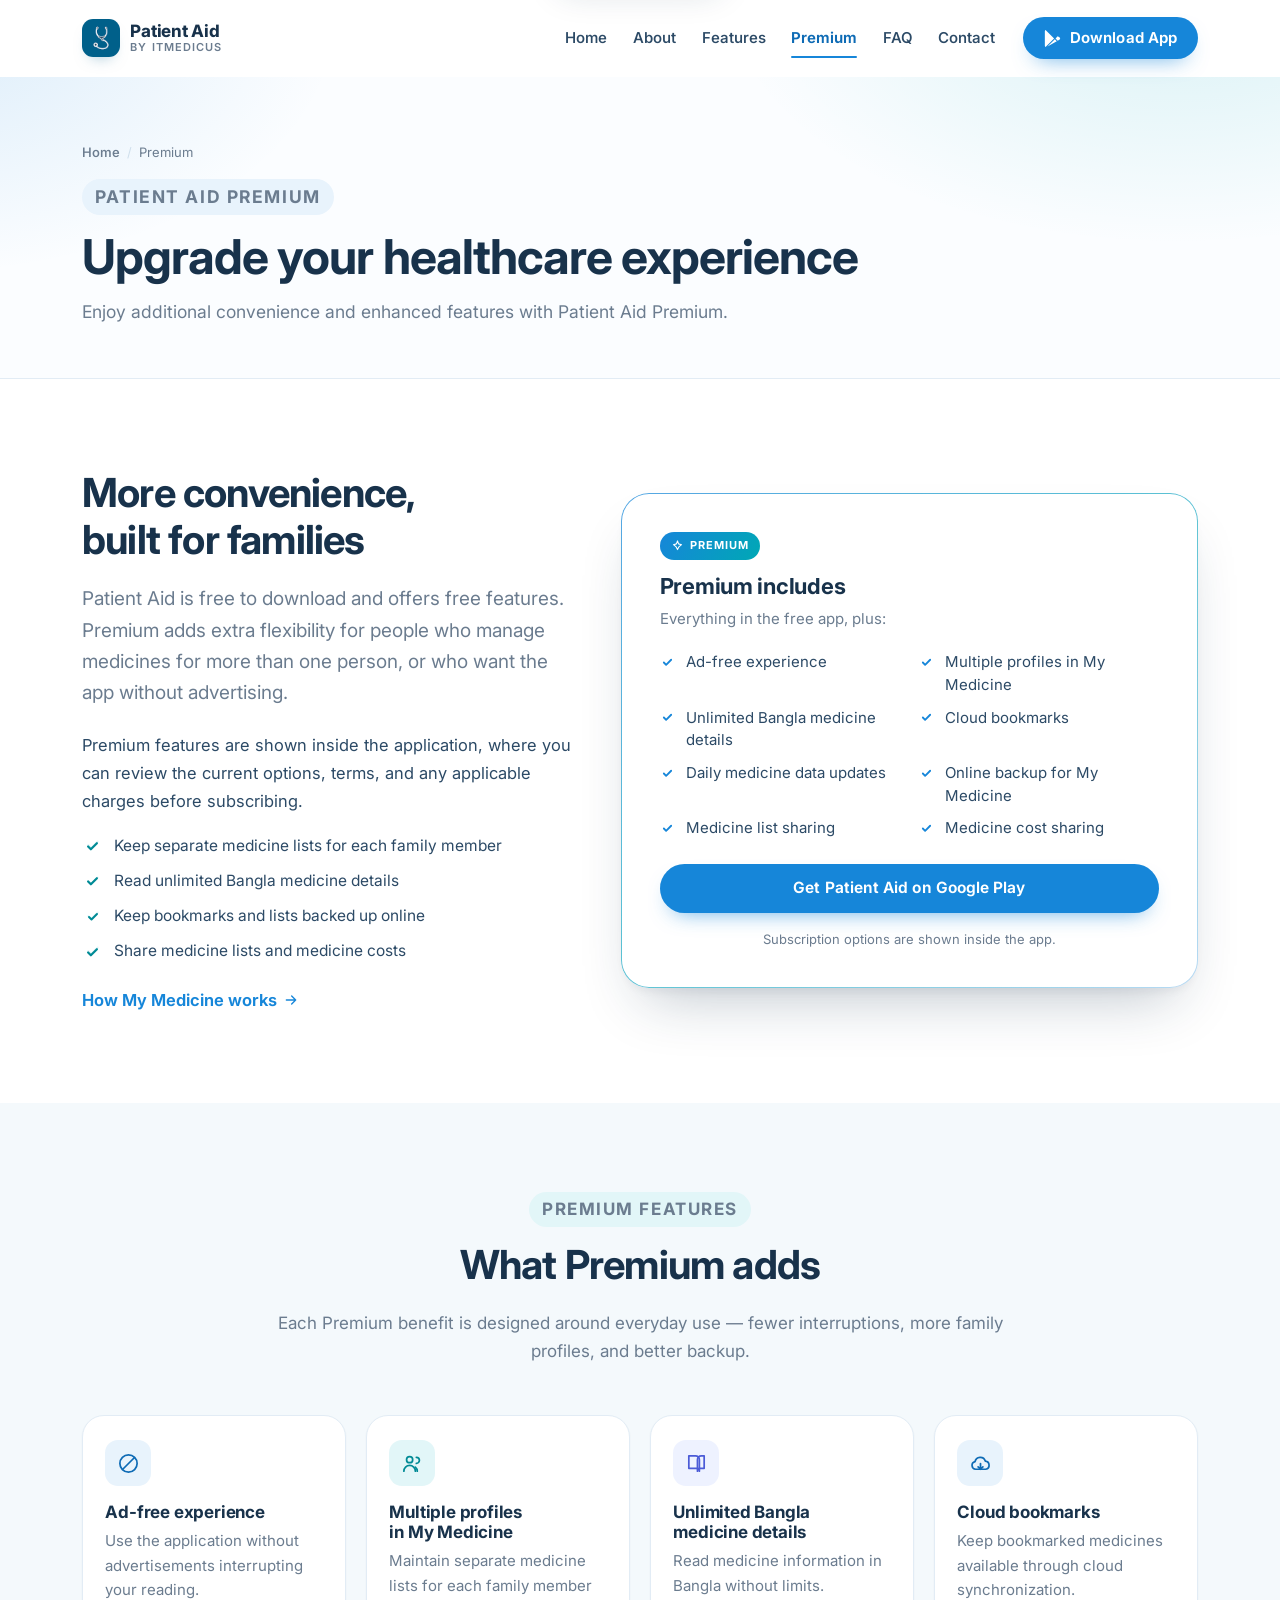
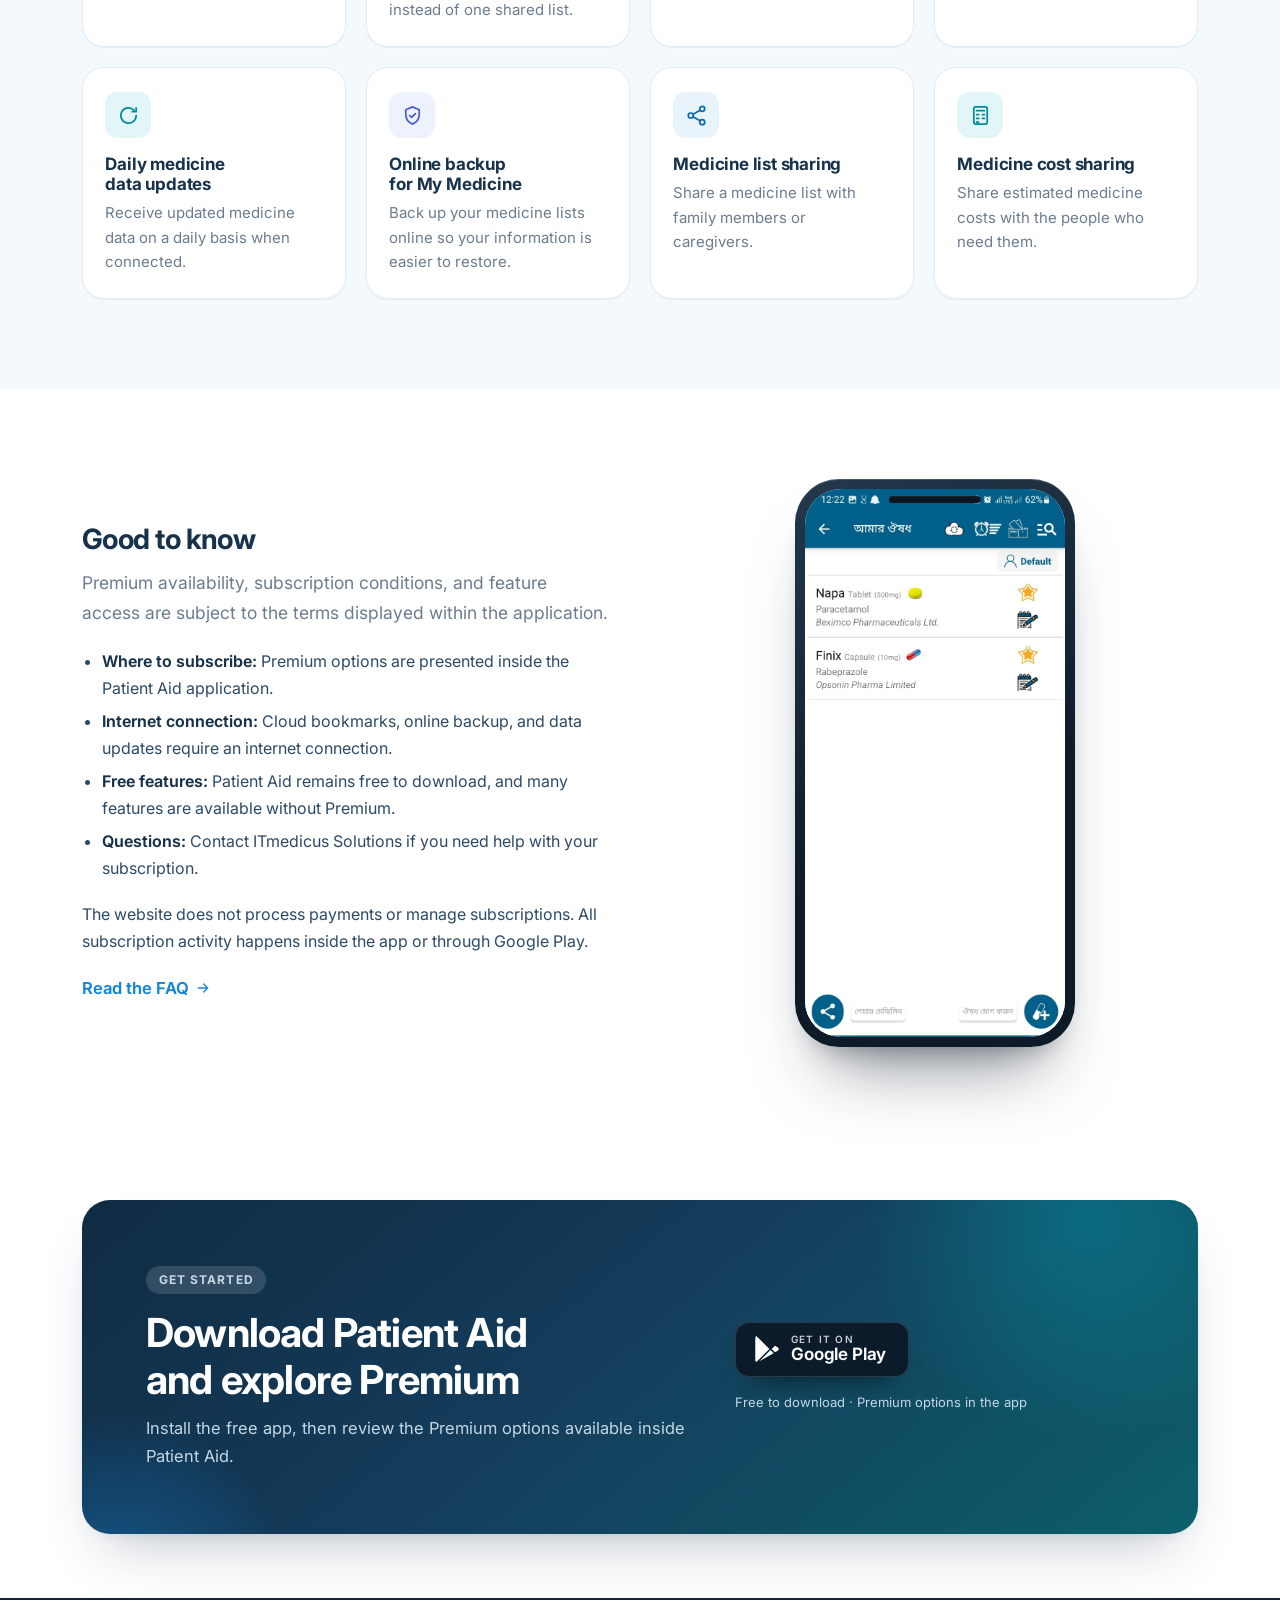
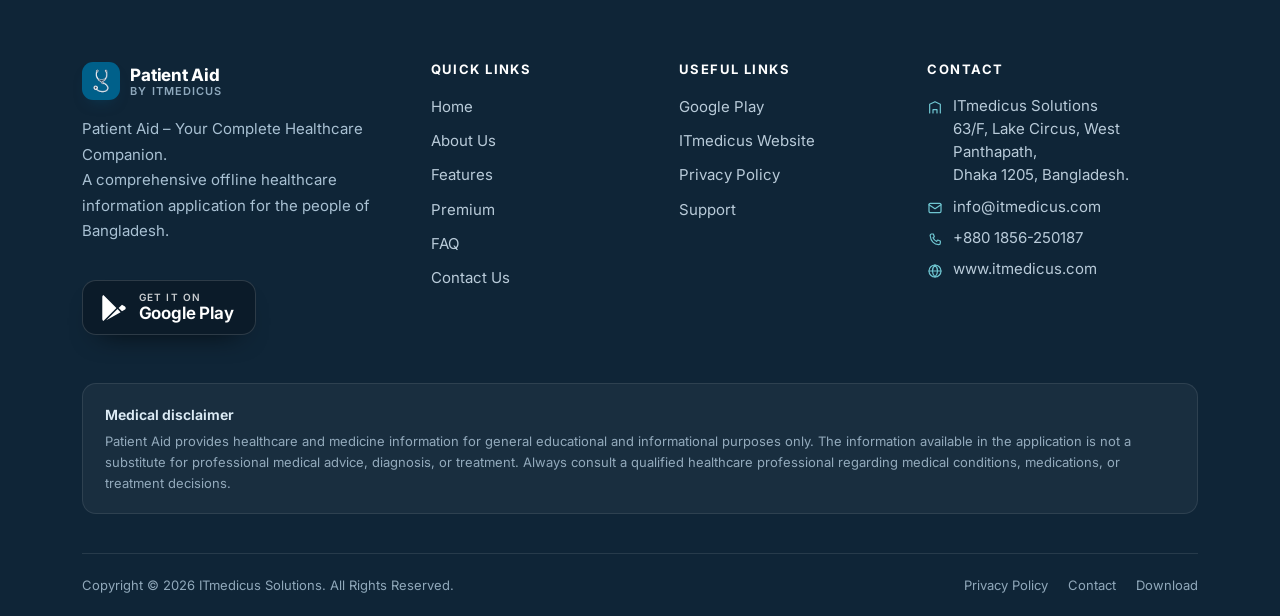
<file: premium.html>
<!doctype html>
<html lang="en">
<head>
  <meta charset="utf-8">
  <meta name="viewport" content="width=device-width, initial-scale=1">
  <script>document.documentElement.classList.add("js");</script>
  <title>Patient Aid Premium – More Profiles &amp; Ad-free Use</title>
  <meta name="description" content="Patient Aid Premium adds an ad-free experience, multiple family profiles, unlimited Bangla medicine details, cloud bookmarks, and online backup.">
  <!-- TODO: replace patientaid.example.com with the production domain before launch. -->
  <link rel="canonical" href="https://patientaid.example.com/premium.html">
  <meta name="robots" content="index, follow, max-image-preview:large, max-snippet:-1">
  <meta name="author" content="ITmedicus Solutions">
  <meta name="theme-color" content="#00608A">
  <meta name="color-scheme" content="light">

  <meta property="og:type" content="website">
  <meta property="og:site_name" content="Patient Aid">
  <meta property="og:title" content="Patient Aid Premium – Upgrade Your Healthcare Experience">
  <meta property="og:description" content="Ad-free use, multiple family profiles, unlimited Bangla medicine details, cloud bookmarks, and online backup with Patient Aid Premium.">
  <meta property="og:url" content="https://patientaid.example.com/premium.html">
  <meta property="og:image" content="https://patientaid.example.com/assets/img/og-image.png">
  <meta property="og:image:width" content="1200">
  <meta property="og:image:height" content="630">
  <meta property="og:image:alt" content="Patient Aid – Your Complete Healthcare Companion, by ITmedicus Solutions">
  <meta property="og:locale" content="en_US">

  <meta name="twitter:card" content="summary_large_image">
  <meta name="twitter:title" content="Patient Aid Premium – Upgrade Your Healthcare Experience">
  <meta name="twitter:description" content="More convenience with an ad-free experience, family profiles, and cloud features.">
  <meta name="twitter:image" content="https://patientaid.example.com/assets/img/og-image.png">
  <meta name="twitter:image:alt" content="Patient Aid app by ITmedicus Solutions">

  <link rel="icon" href="favicon.ico?v=2" sizes="any">
  <link rel="icon" href="favicon.svg?v=2" type="image/svg+xml">
  <link rel="icon" href="favicon-32.png?v=2" sizes="32x32" type="image/png">
  <link rel="icon" href="favicon-192.png?v=2" sizes="192x192" type="image/png">
  <link rel="apple-touch-icon" href="assets/img/apple-touch-icon.png?v=2">
  <link rel="manifest" href="manifest.json">

  <link rel="preconnect" href="https://fonts.googleapis.com">
  <link rel="preconnect" href="https://fonts.gstatic.com" crossorigin>
  <link href="https://fonts.googleapis.com/css2?family=Inter:wght@400;500;600;700;800&display=swap" rel="stylesheet">
  <link rel="stylesheet" href="assets/css/style.css">
  <script type="application/ld+json">
{
  "@context": "https://schema.org",
  "@graph": [
    {
      "@type": "Organization",
      "@id": "https://patientaid.example.com/#organization",
      "name": "ITmedicus Solutions",
      "url": "https://www.itmedicus.com",
      "logo": {
        "@type": "ImageObject",
        "url": "https://patientaid.example.com/assets/img/patient-aid-icon-512.png",
        "width": 512,
        "height": 512
      },
      "email": "info@itmedicus.com",
      "telephone": "+880 1856-250187",
      "address": {
        "@type": "PostalAddress",
        "streetAddress": "63/F, Lake Circus, West Panthapath",
        "addressLocality": "Dhaka",
        "postalCode": "1205",
        "addressCountry": "BD"
      },
      "sameAs": [
        "https://www.itmedicus.com",
        "https://play.google.com/store/apps/details?id=com.itmedicus.patientaid"
      ]
    },
    {
      "@type": "WebSite",
      "@id": "https://patientaid.example.com/#website",
      "url": "https://patientaid.example.com/",
      "name": "Patient Aid",
      "description": "Offline healthcare information application for Bangladesh by ITmedicus Solutions.",
      "publisher": {
        "@id": "https://patientaid.example.com/#organization"
      },
      "inLanguage": "en"
    },
    {
      "@type": "WebPage",
      "@id": "https://patientaid.example.com/premium.html#webpage",
      "url": "https://patientaid.example.com/premium.html",
      "name": "Patient Aid Premium – More Profiles & Ad-free Use",
      "description": "Patient Aid Premium adds an ad-free experience, multiple family profiles, unlimited Bangla medicine details, cloud bookmarks, and online backup.",
      "isPartOf": {
        "@id": "https://patientaid.example.com/#website"
      },
      "primaryImageOfPage": {
        "@type": "ImageObject",
        "url": "https://patientaid.example.com/assets/img/og-image.png"
      },
      "inLanguage": "en"
    },
    {
      "@type": "BreadcrumbList",
      "@id": "https://patientaid.example.com/premium.html#breadcrumb",
      "itemListElement": [
        {
          "@type": "ListItem",
          "position": 1,
          "name": "Home",
          "item": "https://patientaid.example.com/"
        },
        {
          "@type": "ListItem",
          "position": 2,
          "name": "Premium",
          "item": "https://patientaid.example.com/premium.html"
        }
      ]
    }
  ]
}
  </script>
</head>
<body>
  <a class="skip-link" href="#main">Skip to main content</a>

  <header class="site-header" id="siteHeader">
    <div class="container header-inner">
      <a class="brand" href="index.html" aria-label="Patient Aid home">
        <span class="brand-mark" aria-hidden="true">
          <img src="assets/img/patient-aid-icon.png" width="96" height="96" alt="">
        </span>
        <span class="brand-text"><strong>Patient Aid</strong><span>By ITmedicus</span></span>
      </a>

      <nav class="primary-nav" id="primaryNav" aria-label="Primary">
        <ul>
          <li><a href="index.html">Home</a></li>
          <li><a href="about.html">About</a></li>
          <li><a href="features.html">Features</a></li>
          <li><a href="premium.html" aria-current="page">Premium</a></li>
          <li><a href="faq.html">FAQ</a></li>
          <li><a href="contact.html">Contact</a></li>
        </ul>
        <a class="btn nav-cta" href="https://play.google.com/store/apps/details?id=com.itmedicus.patientaid" target="_blank" rel="noopener noreferrer">
          <svg viewBox="0 0 512 512" width="17" height="17" aria-hidden="true" focusable="false"><path fill="currentColor" d="M47 0C34 6.8 25.3 19.2 25.3 35.3v441.3c0 16.1 8.7 28.5 21.7 35.3l256.6-256L47 0Zm425.2 225.6-58.9-34.1-65.7 64.5 65.7 64.5 60.1-34.1c18-14.3 18-46.5-1.2-60.8ZM104.6 499l280.8-161.2-60.1-60.1L104.6 499Z"/></svg>
          Download App
        </a>
      </nav>

      <button class="nav-toggle" type="button" aria-expanded="false" aria-controls="primaryNav" aria-label="Open menu">
        <svg class="icon-menu" viewBox="0 0 24 24" fill="none" stroke="currentColor" stroke-width="2" stroke-linecap="round" aria-hidden="true"><path d="M4 7h16M4 12h16M4 17h16"/></svg>
        <svg class="icon-close" viewBox="0 0 24 24" fill="none" stroke="currentColor" stroke-width="2" stroke-linecap="round" aria-hidden="true"><path d="M6 6l12 12M18 6 6 18"/></svg>
      </button>
    </div>
  </header>

  <main id="main">
    <section class="page-hero">
      <div class="container">
        <ol class="breadcrumb">
          <li><a href="index.html">Home</a></li>
          <li aria-current="page">Premium</li>
        </ol>
        <p class="eyebrow">Patient Aid Premium</p>
        <h1>Upgrade your healthcare experience</h1>
        <p>Enjoy additional convenience and enhanced features with Patient Aid Premium.</p>
      </div>
    </section>

    <section class="section">
      <div class="container premium-wrap">
        <div class="reveal">
          <h2>More convenience, built for families</h2>
          <p class="lead">Patient Aid is free to download and offers free features. Premium adds extra flexibility for people who manage medicines for more than one person, or who want the app without advertising.</p>
          <p>Premium features are shown inside the application, where you can review the current options, terms, and any applicable charges before subscribing.</p>
          <ul class="checklist">
            <li>Keep separate medicine lists for each family member</li>
            <li>Read unlimited Bangla medicine details</li>
            <li>Keep bookmarks and lists backed up online</li>
            <li>Share medicine lists and medicine costs</li>
          </ul>
          <a class="inline-link" href="index.html#my-medicine">How My Medicine works
            <svg viewBox="0 0 24 24" fill="none" stroke="currentColor" stroke-width="2" stroke-linecap="round" stroke-linejoin="round" aria-hidden="true"><path d="M5 12h14M13 6l6 6-6 6"/></svg>
          </a>
        </div>

        <div class="premium-card reveal">
          <span class="plan-badge">
            <svg viewBox="0 0 24 24" fill="none" stroke="currentColor" stroke-width="2" stroke-linecap="round" stroke-linejoin="round" aria-hidden="true"><path d="M12 3.5 14 9l5.5 1.5L15 14l-3 5.5L9 14l-4.5-3.5L10 9Z"/></svg>
            Premium
          </span>
          <h3>Premium includes</h3>
          <p class="premium-intro">Everything in the free app, plus:</p>
          <ul class="premium-benefits">
            <li>Ad-free experience</li>
            <li>Multiple profiles in My Medicine</li>
            <li>Unlimited Bangla medicine details</li>
            <li>Cloud bookmarks</li>
            <li>Daily medicine data updates</li>
            <li>Online backup for My Medicine</li>
            <li>Medicine list sharing</li>
            <li>Medicine cost sharing</li>
          </ul>
          <a class="btn btn--block" href="https://play.google.com/store/apps/details?id=com.itmedicus.patientaid" target="_blank" rel="noopener noreferrer">
            Get Patient Aid on Google Play
          </a>
          <p class="premium-note">Subscription options are shown inside the app.</p>
        </div>
      </div>
    </section>

    <section class="section section--alt">
      <div class="container">
        <div class="section-head is-center reveal">
          <p class="eyebrow eyebrow--teal">Premium features</p>
          <h2>What Premium adds</h2>
          <p>Each Premium benefit is designed around everyday use — fewer interruptions, more family profiles, and better backup.</p>
        </div>

        <div class="feature-grid feature-grid--4">
          <article class="feature-card reveal">
            <span class="feature-icon"><svg viewBox="0 0 24 24" fill="none" stroke="currentColor" stroke-width="1.8" stroke-linecap="round" stroke-linejoin="round" aria-hidden="true"><circle cx="12" cy="12" r="9"/><path d="m6 18 12-12"/></svg></span>
            <h3>Ad-free experience</h3>
            <p>Use the application without advertisements interrupting your reading.</p>
          </article>
          <article class="feature-card reveal">
            <span class="feature-icon"><svg viewBox="0 0 24 24" fill="none" stroke="currentColor" stroke-width="1.8" stroke-linecap="round" stroke-linejoin="round" aria-hidden="true"><circle cx="9" cy="8" r="3.2"/><path d="M3 20a6 6 0 0 1 12 0"/><path d="M16 5.5a3.2 3.2 0 0 1 0 6.4M17 20a5.5 5.5 0 0 0-2-4.3"/></svg></span>
            <h3>Multiple profiles in My Medicine</h3>
            <p>Maintain separate medicine lists for each family member instead of one shared list.</p>
          </article>
          <article class="feature-card reveal">
            <span class="feature-icon"><svg viewBox="0 0 24 24" fill="none" stroke="currentColor" stroke-width="1.8" stroke-linecap="round" stroke-linejoin="round" aria-hidden="true"><path d="M4 4h7a4 4 0 0 1 4 4v12a3 3 0 0 0-3-3H4Z"/><path d="M20 4h-3a4 4 0 0 0-4 4v12a3 3 0 0 1 3-3h4Z"/></svg></span>
            <h3>Unlimited Bangla medicine details</h3>
            <p>Read medicine information in Bangla without limits.</p>
          </article>
          <article class="feature-card reveal">
            <span class="feature-icon"><svg viewBox="0 0 24 24" fill="none" stroke="currentColor" stroke-width="1.8" stroke-linecap="round" stroke-linejoin="round" aria-hidden="true"><path d="M17.5 18H7a4 4 0 0 1-.7-7.9A5.5 5.5 0 0 1 17 9.5a4.3 4.3 0 0 1 .5 8.5Z"/><path d="M12 12v6M9.5 15.5 12 18l2.5-2.5"/></svg></span>
            <h3>Cloud bookmarks</h3>
            <p>Keep bookmarked medicines available through cloud synchronization.</p>
          </article>
          <article class="feature-card reveal">
            <span class="feature-icon"><svg viewBox="0 0 24 24" fill="none" stroke="currentColor" stroke-width="1.8" stroke-linecap="round" stroke-linejoin="round" aria-hidden="true"><path d="M20 12a8 8 0 1 1-2.3-5.6"/><path d="M20 4v4h-4"/></svg></span>
            <h3>Daily medicine data updates</h3>
            <p>Receive updated medicine data on a daily basis when connected.</p>
          </article>
          <article class="feature-card reveal">
            <span class="feature-icon"><svg viewBox="0 0 24 24" fill="none" stroke="currentColor" stroke-width="1.8" stroke-linecap="round" stroke-linejoin="round" aria-hidden="true"><path d="M12 3 5 6v5c0 4.4 3 8.3 7 10 4-1.7 7-5.6 7-10V6Z"/><path d="m9 12 2 2 4-4"/></svg></span>
            <h3>Online backup for My Medicine</h3>
            <p>Back up your medicine lists online so your information is easier to restore.</p>
          </article>
          <article class="feature-card reveal">
            <span class="feature-icon"><svg viewBox="0 0 24 24" fill="none" stroke="currentColor" stroke-width="1.8" stroke-linecap="round" stroke-linejoin="round" aria-hidden="true"><circle cx="18" cy="5" r="2.6"/><circle cx="6" cy="12" r="2.6"/><circle cx="18" cy="19" r="2.6"/><path d="m8.3 10.7 7.4-4.3M8.3 13.3l7.4 4.3"/></svg></span>
            <h3>Medicine list sharing</h3>
            <p>Share a medicine list with family members or caregivers.</p>
          </article>
          <article class="feature-card reveal">
            <span class="feature-icon"><svg viewBox="0 0 24 24" fill="none" stroke="currentColor" stroke-width="1.8" stroke-linecap="round" stroke-linejoin="round" aria-hidden="true"><rect x="5" y="3" width="14" height="18" rx="2"/><path d="M8 7h8M8 11h2M14 11h2M8 15h2M14 15h2M8 19h2"/></svg></span>
            <h3>Medicine cost sharing</h3>
            <p>Share estimated medicine costs with the people who need them.</p>
          </article>
        </div>
      </div>
    </section>

    <section class="section">
      <div class="container split">
        <div class="prose reveal">
          <h2>Good to know</h2>
          <p>Premium availability, subscription conditions, and feature access are subject to the terms displayed within the application.</p>
          <ul>
            <li><strong>Where to subscribe:</strong> Premium options are presented inside the Patient Aid application.</li>
            <li><strong>Internet connection:</strong> Cloud bookmarks, online backup, and data updates require an internet connection.</li>
            <li><strong>Free features:</strong> Patient Aid remains free to download, and many features are available without Premium.</li>
            <li><strong>Questions:</strong> Contact ITmedicus Solutions if you need help with your subscription.</li>
          </ul>
          <p>The website does not process payments or manage subscriptions. All subscription activity happens inside the app or through Google Play.</p>
          <a class="inline-link" href="faq.html">Read the FAQ
            <svg viewBox="0 0 24 24" fill="none" stroke="currentColor" stroke-width="2" stroke-linecap="round" stroke-linejoin="round" aria-hidden="true"><path d="M5 12h14M13 6l6 6-6 6"/></svg>
          </a>
        </div>

        <div class="split__media reveal">
          <div class="phone">
            <div class="phone-screen">
              <img src="assets/img/screens/my-medicine.webp" width="720" height="1600" loading="lazy" decoding="async" alt="Patient Aid My Medicine screen with the profile selector and a saved medicine list">
            </div>
          </div>
        </div>
      </div>
    </section>

    <section class="section section--tight">
      <div class="container">
        <div class="cta-band reveal">
          <div class="cta-inner">
            <div>
              <p class="eyebrow eyebrow--onDark">Get started</p>
              <h2>Download Patient Aid and explore Premium</h2>
              <p>Install the free app, then review the Premium options available inside Patient Aid.</p>
            </div>
            <div class="cta-actions">
              <a class="store-btn" href="https://play.google.com/store/apps/details?id=com.itmedicus.patientaid" target="_blank" rel="noopener noreferrer">
                <svg class="store-icon" viewBox="0 0 512 512" aria-hidden="true" focusable="false"><path d="M47 0C34 6.8 25.3 19.2 25.3 35.3v441.3c0 16.1 8.7 28.5 21.7 35.3l256.6-256L47 0Zm425.2 225.6-58.9-34.1-65.7 64.5 65.7 64.5 60.1-34.1c18-14.3 18-46.5-1.2-60.8ZM104.6 499l280.8-161.2-60.1-60.1L104.6 499Z"/></svg>
                <span class="store-text"><small>Get it on</small><strong>Google Play</strong></span>
              </a>
              <p class="cta-note">Free to download · Premium options in the app</p>
            </div>
          </div>
        </div>
      </div>
    </section>
  </main>

  <footer class="site-footer">
    <div class="container">
      <div class="footer-grid">
        <div class="footer-brand">
          <a class="brand" href="index.html" aria-label="Patient Aid home">
            <span class="brand-mark" aria-hidden="true">
              <img src="assets/img/patient-aid-icon.png" width="96" height="96" alt="">
            </span>
            <span class="brand-text"><strong>Patient Aid</strong><span>By ITmedicus</span></span>
          </a>
          <p class="footer-tagline">Patient Aid – Your Complete Healthcare Companion.<br>A comprehensive offline healthcare information application for the people of Bangladesh.</p>
          <a class="store-btn" href="https://play.google.com/store/apps/details?id=com.itmedicus.patientaid" target="_blank" rel="noopener noreferrer">
            <svg class="store-icon" viewBox="0 0 512 512" aria-hidden="true" focusable="false"><path d="M47 0C34 6.8 25.3 19.2 25.3 35.3v441.3c0 16.1 8.7 28.5 21.7 35.3l256.6-256L47 0Zm425.2 225.6-58.9-34.1-65.7 64.5 65.7 64.5 60.1-34.1c18-14.3 18-46.5-1.2-60.8ZM104.6 499l280.8-161.2-60.1-60.1L104.6 499Z"/></svg>
            <span class="store-text"><small>Get it on</small><strong>Google Play</strong></span>
          </a>
        </div>

        <div class="footer-col">
          <h2>Quick links</h2>
          <ul>
            <li><a href="index.html">Home</a></li>
            <li><a href="about.html">About Us</a></li>
            <li><a href="features.html">Features</a></li>
            <li><a href="premium.html">Premium</a></li>
            <li><a href="faq.html">FAQ</a></li>
            <li><a href="contact.html">Contact Us</a></li>
          </ul>
        </div>

        <div class="footer-col">
          <h2>Useful links</h2>
          <ul>
            <li><a href="https://play.google.com/store/apps/details?id=com.itmedicus.patientaid" target="_blank" rel="noopener noreferrer">Google Play</a></li>
            <li><a href="https://www.itmedicus.com" target="_blank" rel="noopener noreferrer">ITmedicus Website</a></li>
            <li><a href="privacy.html">Privacy Policy</a></li>
            <li><a href="contact.html">Support</a></li>
          </ul>
        </div>

        <div class="footer-col footer-contact">
          <h2>Contact</h2>
          <ul>
            <li>
              <svg viewBox="0 0 24 24" fill="none" stroke="currentColor" stroke-width="1.8" stroke-linecap="round" stroke-linejoin="round" aria-hidden="true"><path d="M4 21V8l8-4 8 4v13"/><path d="M9 21v-5h6v5"/></svg>
              <span>ITmedicus Solutions<br>63/F, Lake Circus, West Panthapath,<br>Dhaka 1205, Bangladesh.</span>
            </li>
            <li>
              <svg viewBox="0 0 24 24" fill="none" stroke="currentColor" stroke-width="1.8" stroke-linecap="round" stroke-linejoin="round" aria-hidden="true"><rect x="3" y="5" width="18" height="14" rx="2"/><path d="m3 7 9 6 9-6"/></svg>
              <a href="mailto:info@itmedicus.com">info@itmedicus.com</a>
            </li>
            <li>
              <svg viewBox="0 0 24 24" fill="none" stroke="currentColor" stroke-width="1.8" stroke-linecap="round" stroke-linejoin="round" aria-hidden="true"><path d="M6.5 3h3l1.5 4-2 1.5a11 11 0 0 0 5.5 5.5L16 12l4 1.5v3A2.5 2.5 0 0 1 17.5 19C10.6 18.6 5.4 13.4 5 6.5A2.5 2.5 0 0 1 6.5 3Z"/></svg>
              <a href="tel:+8801856250187">+880 1856-250187</a>
            </li>
            <li>
              <svg viewBox="0 0 24 24" fill="none" stroke="currentColor" stroke-width="1.8" stroke-linecap="round" stroke-linejoin="round" aria-hidden="true"><circle cx="12" cy="12" r="9"/><path d="M3 12h18"/><path d="M12 3c2.5 2.6 3.8 5.7 3.8 9s-1.3 6.4-3.8 9c-2.5-2.6-3.8-5.7-3.8-9S9.5 5.6 12 3Z"/></svg>
              <a href="https://www.itmedicus.com" target="_blank" rel="noopener noreferrer">www.itmedicus.com</a>
            </li>
          </ul>
        </div>
      </div>

      <div class="footer-disclaimer">
        <strong>Medical disclaimer</strong>
        Patient Aid provides healthcare and medicine information for general educational and informational purposes only. The information available in the application is not a substitute for professional medical advice, diagnosis, or treatment. Always consult a qualified healthcare professional regarding medical conditions, medications, or treatment decisions.
      </div>

      <div class="footer-bottom">
        <p>Copyright © 2026 ITmedicus Solutions. All Rights Reserved.</p>
        <nav aria-label="Legal and social">
          <a href="privacy.html">Privacy Policy</a>
          <a href="contact.html">Contact</a>
          <a href="index.html#download">Download</a>
        </nav>
      </div>
    </div>
  </footer>

  <button class="to-top" type="button" aria-label="Back to top">
    <svg viewBox="0 0 24 24" fill="none" stroke="currentColor" stroke-width="2" stroke-linecap="round" stroke-linejoin="round" aria-hidden="true"><path d="M12 19V5M6 11l6-6 6 6"/></svg>
  </button>

  <script src="assets/js/main.js" defer></script>
</body>
</html>
</file>
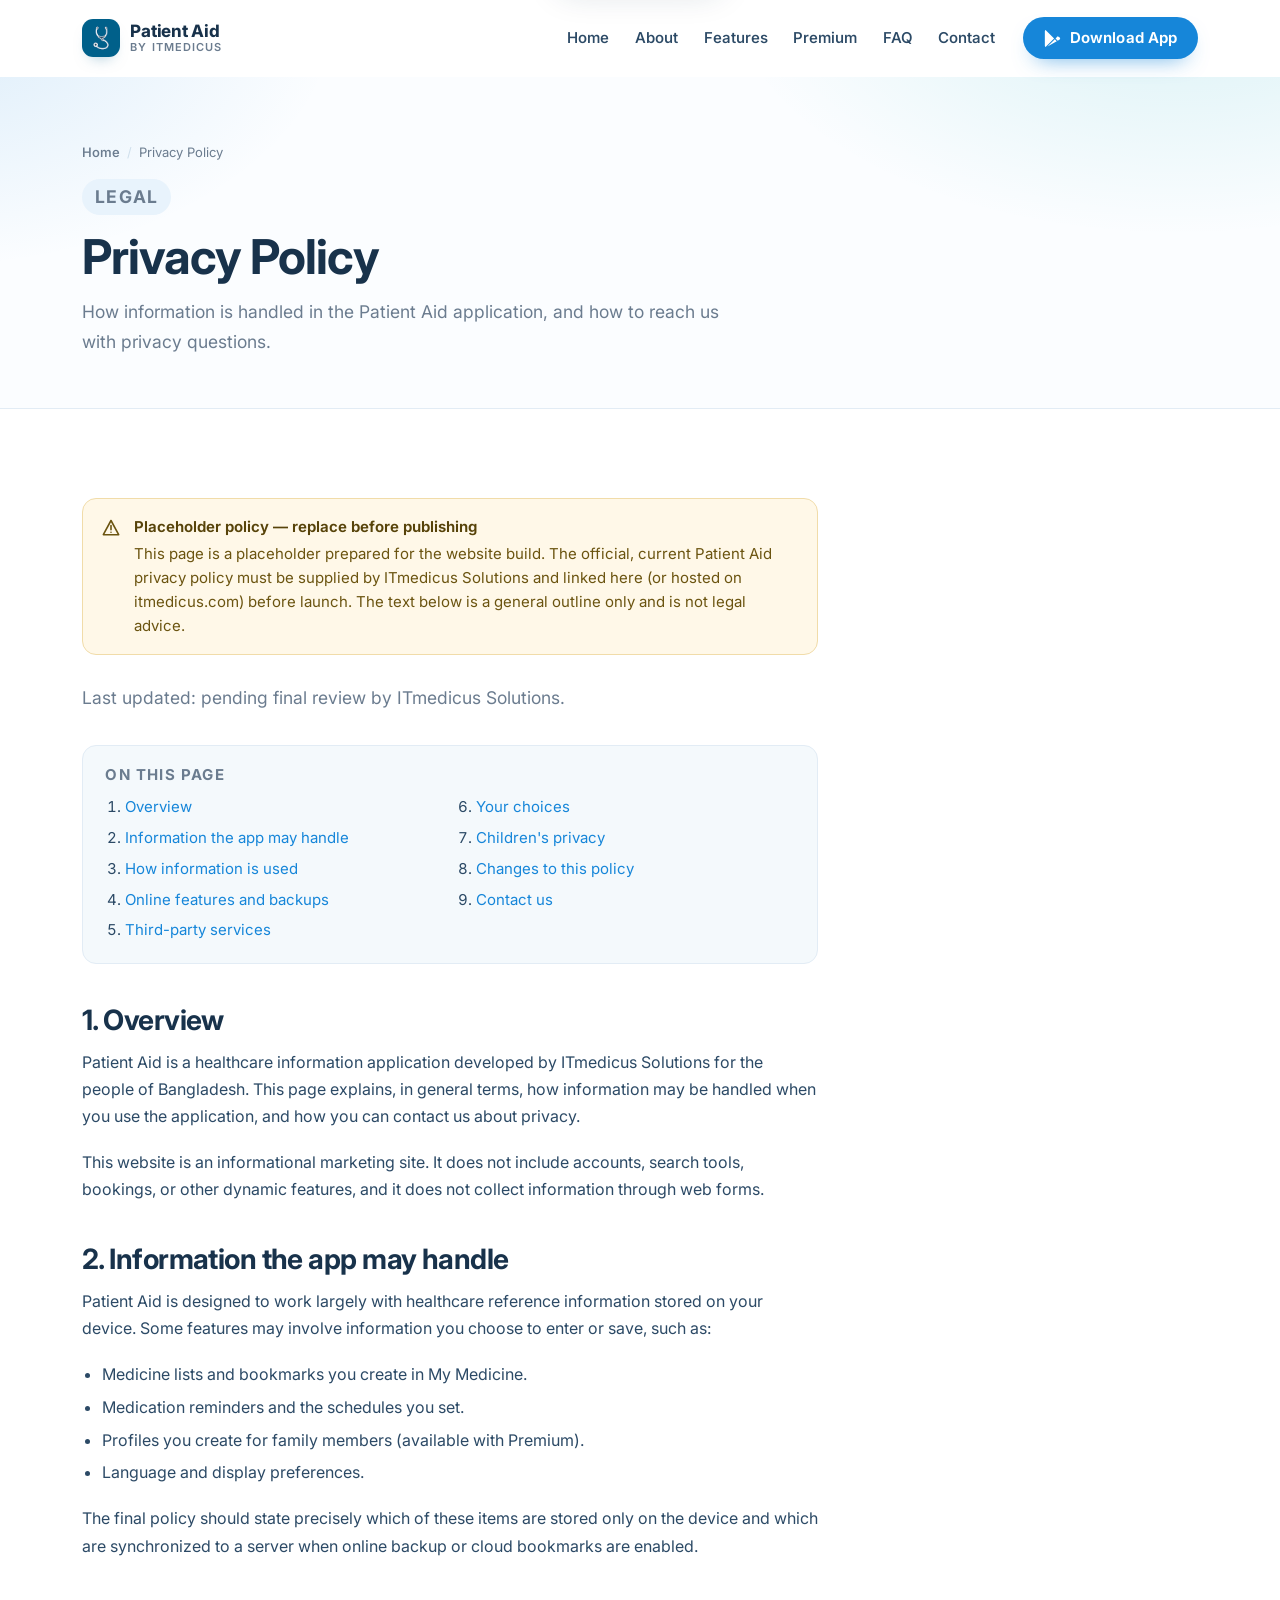
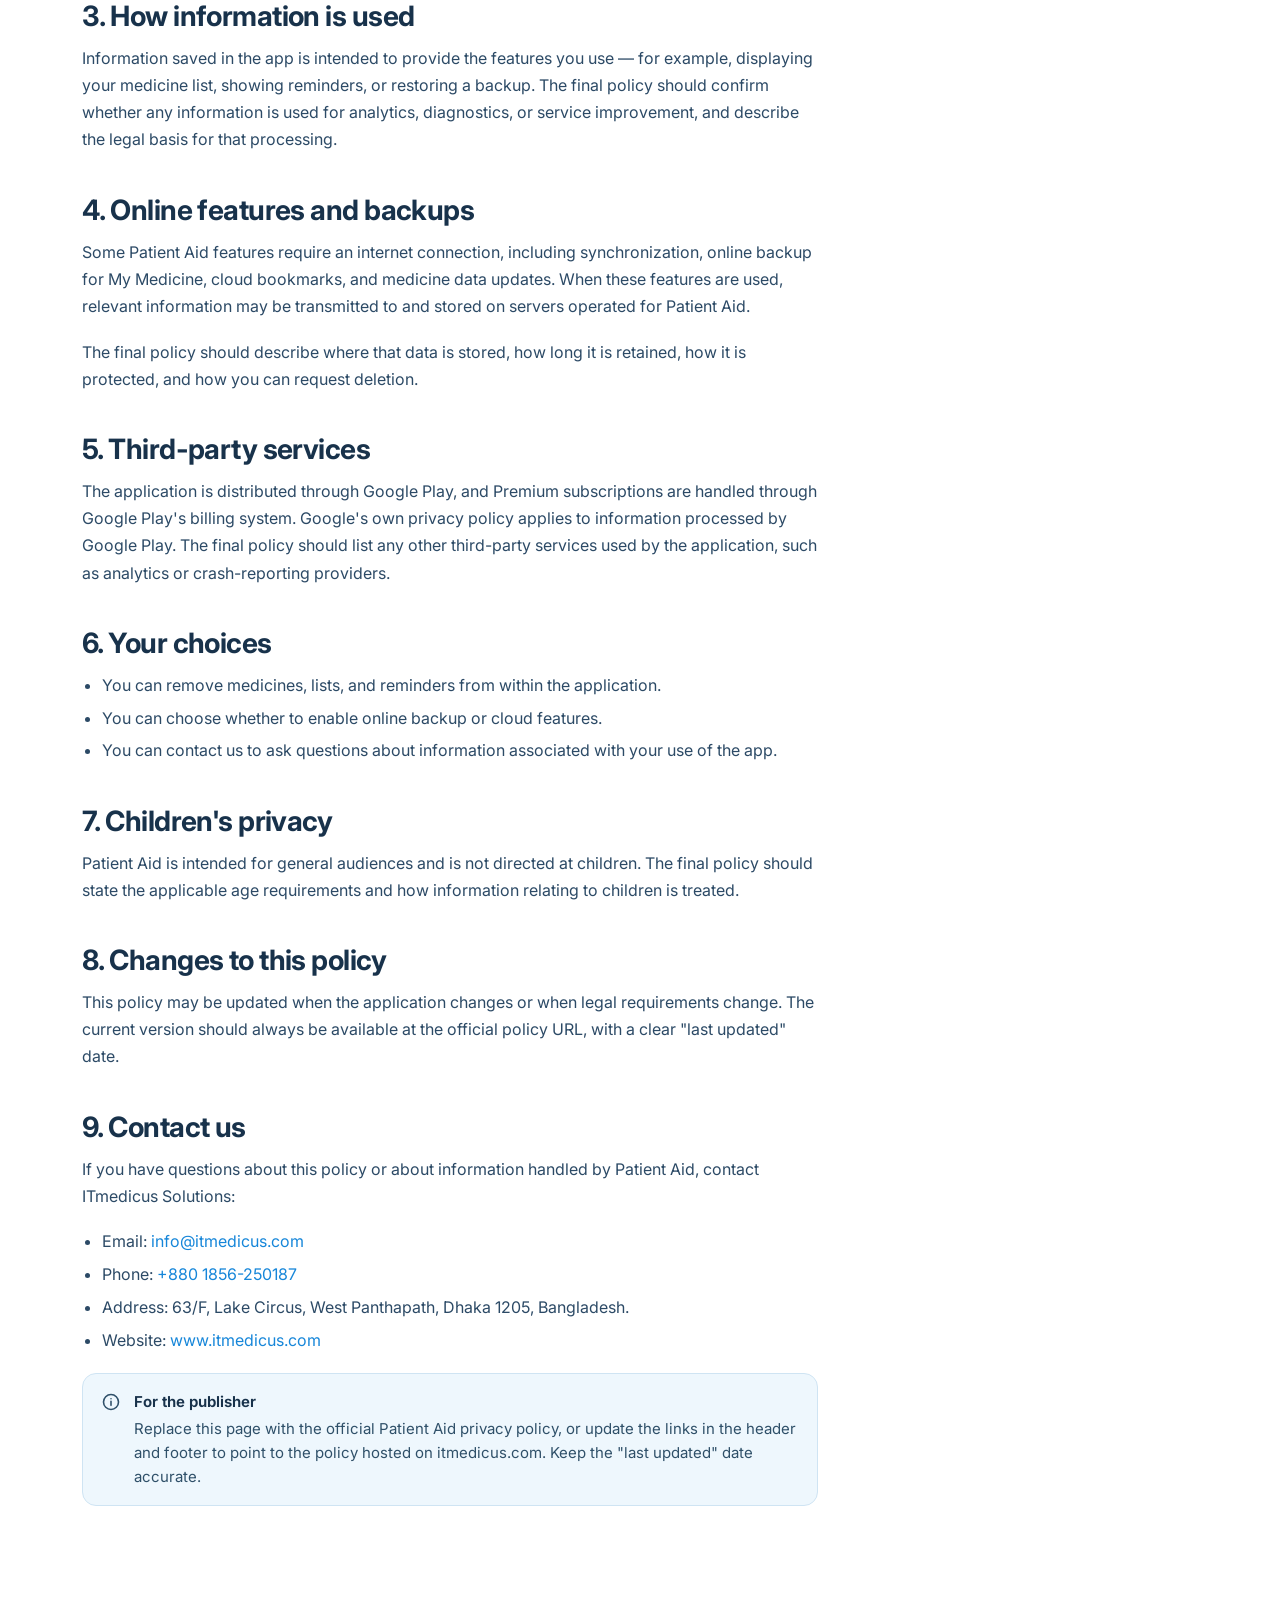
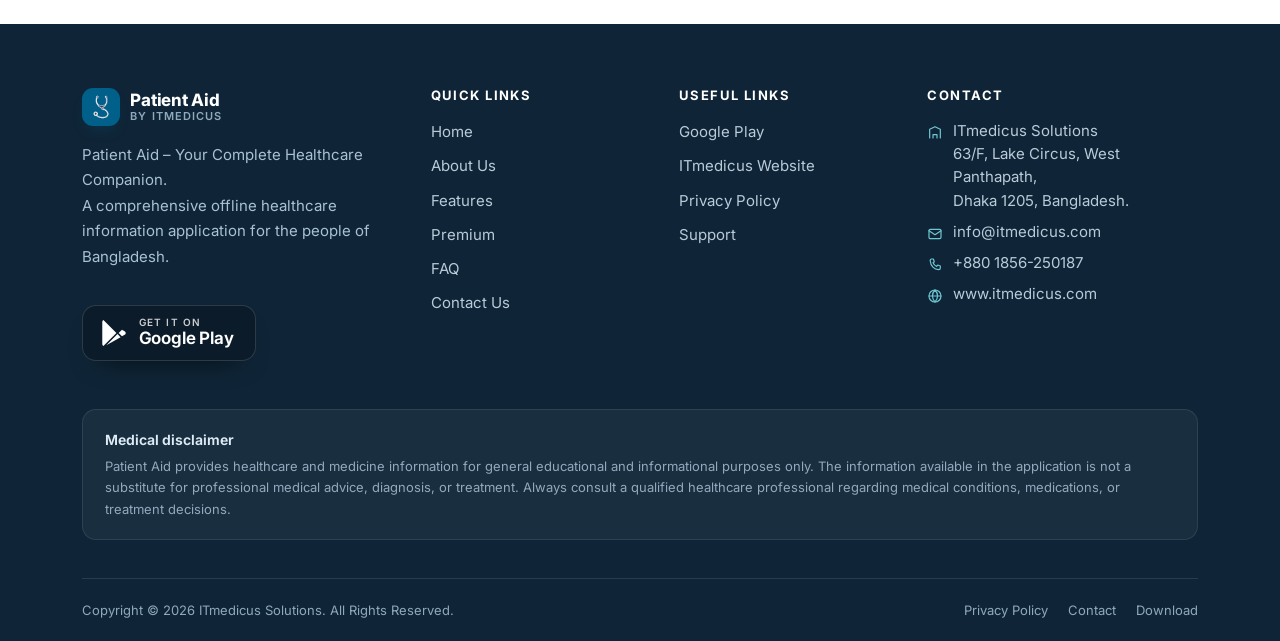
<file: privacy.html>
<!doctype html>
<html lang="en">
<head>
  <meta charset="utf-8">
  <meta name="viewport" content="width=device-width, initial-scale=1">
  <script>document.documentElement.classList.add("js");</script>
  <title>Privacy Policy – Patient Aid | ITmedicus Solutions</title>
  <meta name="description" content="Privacy information for the Patient Aid application by ITmedicus Solutions, and how to contact us with privacy questions.">
  <!-- TODO: replace patientaid.example.com with the production domain before launch. -->
  <link rel="canonical" href="https://patientaid.example.com/privacy.html">
  <meta name="theme-color" content="#00608A">
  <meta name="color-scheme" content="light">
  <meta name="robots" content="index, follow">

  <meta property="og:type" content="website">
  <meta property="og:site_name" content="Patient Aid">
  <meta property="og:title" content="Privacy Policy – Patient Aid | ITmedicus Solutions">
  <meta property="og:description" content="How Patient Aid handles information, and how to contact ITmedicus Solutions with privacy questions.">
  <meta property="og:url" content="https://patientaid.example.com/privacy.html">
  <meta property="og:image" content="https://patientaid.example.com/assets/img/og-image.png">
  <meta property="og:image:width" content="1200">
  <meta property="og:image:height" content="630">
  <meta property="og:image:alt" content="Patient Aid – Your Complete Healthcare Companion, by ITmedicus Solutions">
  <meta property="og:locale" content="en_US">

  <meta name="twitter:card" content="summary_large_image">
  <meta name="twitter:title" content="Privacy Policy – Patient Aid">
  <meta name="twitter:description" content="Privacy information for the Patient Aid application by ITmedicus Solutions.">
  <meta name="twitter:image" content="https://patientaid.example.com/assets/img/og-image.png">
  <meta name="twitter:image:alt" content="Patient Aid app by ITmedicus Solutions">

  <link rel="icon" href="favicon.ico?v=2" sizes="any">
  <link rel="icon" href="favicon.svg?v=2" type="image/svg+xml">
  <link rel="icon" href="favicon-32.png?v=2" sizes="32x32" type="image/png">
  <link rel="icon" href="favicon-192.png?v=2" sizes="192x192" type="image/png">
  <link rel="apple-touch-icon" href="assets/img/apple-touch-icon.png?v=2">
  <link rel="manifest" href="manifest.json">

  <link rel="preconnect" href="https://fonts.googleapis.com">
  <link rel="preconnect" href="https://fonts.gstatic.com" crossorigin>
  <link href="https://fonts.googleapis.com/css2?family=Inter:wght@400;500;600;700;800&display=swap" rel="stylesheet">
  <link rel="stylesheet" href="assets/css/style.css">
  <script type="application/ld+json">
{
  "@context": "https://schema.org",
  "@graph": [
    {
      "@type": "Organization",
      "@id": "https://patientaid.example.com/#organization",
      "name": "ITmedicus Solutions",
      "url": "https://www.itmedicus.com",
      "logo": {
        "@type": "ImageObject",
        "url": "https://patientaid.example.com/assets/img/patient-aid-icon-512.png",
        "width": 512,
        "height": 512
      },
      "email": "info@itmedicus.com",
      "telephone": "+880 1856-250187",
      "address": {
        "@type": "PostalAddress",
        "streetAddress": "63/F, Lake Circus, West Panthapath",
        "addressLocality": "Dhaka",
        "postalCode": "1205",
        "addressCountry": "BD"
      },
      "sameAs": [
        "https://www.itmedicus.com",
        "https://play.google.com/store/apps/details?id=com.itmedicus.patientaid"
      ]
    },
    {
      "@type": "WebSite",
      "@id": "https://patientaid.example.com/#website",
      "url": "https://patientaid.example.com/",
      "name": "Patient Aid",
      "description": "Offline healthcare information application for Bangladesh by ITmedicus Solutions.",
      "publisher": {
        "@id": "https://patientaid.example.com/#organization"
      },
      "inLanguage": "en"
    },
    {
      "@type": "WebPage",
      "@id": "https://patientaid.example.com/privacy.html#webpage",
      "url": "https://patientaid.example.com/privacy.html",
      "name": "Privacy Policy – Patient Aid | ITmedicus Solutions",
      "description": "Privacy information for the Patient Aid application by ITmedicus Solutions, and how to contact us with privacy questions.",
      "isPartOf": {
        "@id": "https://patientaid.example.com/#website"
      },
      "primaryImageOfPage": {
        "@type": "ImageObject",
        "url": "https://patientaid.example.com/assets/img/og-image.png"
      },
      "inLanguage": "en"
    },
    {
      "@type": "BreadcrumbList",
      "@id": "https://patientaid.example.com/privacy.html#breadcrumb",
      "itemListElement": [
        {
          "@type": "ListItem",
          "position": 1,
          "name": "Home",
          "item": "https://patientaid.example.com/"
        },
        {
          "@type": "ListItem",
          "position": 2,
          "name": "Privacy Policy",
          "item": "https://patientaid.example.com/privacy.html"
        }
      ]
    }
  ]
}
  </script>
</head>
<body>
  <a class="skip-link" href="#main">Skip to main content</a>

  <header class="site-header" id="siteHeader">
    <div class="container header-inner">
      <a class="brand" href="index.html" aria-label="Patient Aid home">
        <span class="brand-mark" aria-hidden="true">
          <img src="assets/img/patient-aid-icon.png" width="96" height="96" alt="">
        </span>
        <span class="brand-text"><strong>Patient Aid</strong><span>By ITmedicus</span></span>
      </a>

      <nav class="primary-nav" id="primaryNav" aria-label="Primary">
        <ul>
          <li><a href="index.html">Home</a></li>
          <li><a href="about.html">About</a></li>
          <li><a href="features.html">Features</a></li>
          <li><a href="premium.html">Premium</a></li>
          <li><a href="faq.html">FAQ</a></li>
          <li><a href="contact.html">Contact</a></li>
        </ul>
        <a class="btn nav-cta" href="https://play.google.com/store/apps/details?id=com.itmedicus.patientaid" target="_blank" rel="noopener noreferrer">
          <svg viewBox="0 0 512 512" width="17" height="17" aria-hidden="true" focusable="false"><path fill="currentColor" d="M47 0C34 6.8 25.3 19.2 25.3 35.3v441.3c0 16.1 8.7 28.5 21.7 35.3l256.6-256L47 0Zm425.2 225.6-58.9-34.1-65.7 64.5 65.7 64.5 60.1-34.1c18-14.3 18-46.5-1.2-60.8ZM104.6 499l280.8-161.2-60.1-60.1L104.6 499Z"/></svg>
          Download App
        </a>
      </nav>

      <button class="nav-toggle" type="button" aria-expanded="false" aria-controls="primaryNav" aria-label="Open menu">
        <svg class="icon-menu" viewBox="0 0 24 24" fill="none" stroke="currentColor" stroke-width="2" stroke-linecap="round" aria-hidden="true"><path d="M4 7h16M4 12h16M4 17h16"/></svg>
        <svg class="icon-close" viewBox="0 0 24 24" fill="none" stroke="currentColor" stroke-width="2" stroke-linecap="round" aria-hidden="true"><path d="M6 6l12 12M18 6 6 18"/></svg>
      </button>
    </div>
  </header>

  <main id="main">
    <section class="page-hero">
      <div class="container">
        <ol class="breadcrumb">
          <li><a href="index.html">Home</a></li>
          <li aria-current="page">Privacy Policy</li>
        </ol>
        <p class="eyebrow">Legal</p>
        <h1>Privacy Policy</h1>
        <p>How information is handled in the Patient Aid application, and how to reach us with privacy questions.</p>
      </div>
    </section>

    <section class="section">
      <div class="container">
        <div class="prose">
          <div class="callout">
            <svg viewBox="0 0 24 24" fill="none" stroke="currentColor" stroke-width="1.9" stroke-linecap="round" stroke-linejoin="round" aria-hidden="true"><path d="M12 3 2.8 20h18.4Z"/><path d="M12 9v5M12 17h.01"/></svg>
            <span>
              <strong>Placeholder policy — replace before publishing</strong>
              This page is a placeholder prepared for the website build. The official, current Patient Aid privacy policy must be supplied by ITmedicus Solutions and linked here (or hosted on itmedicus.com) before launch. The text below is a general outline only and is not legal advice.
            </span>
          </div>

          <p class="privacy-meta">Last updated: pending final review by ITmedicus Solutions.</p>

          <nav class="toc" aria-label="On this page">
            <h2>On this page</h2>
            <ol>
              <li><a href="#overview">Overview</a></li>
              <li><a href="#information">Information the app may handle</a></li>
              <li><a href="#use">How information is used</a></li>
              <li><a href="#online-features">Online features and backups</a></li>
              <li><a href="#third-parties">Third-party services</a></li>
              <li><a href="#choices">Your choices</a></li>
              <li><a href="#children">Children's privacy</a></li>
              <li><a href="#changes">Changes to this policy</a></li>
              <li><a href="#contact">Contact us</a></li>
            </ol>
          </nav>

          <h2 id="overview">1. Overview</h2>
          <p>Patient Aid is a healthcare information application developed by ITmedicus Solutions for the people of Bangladesh. This page explains, in general terms, how information may be handled when you use the application, and how you can contact us about privacy.</p>
          <p>This website is an informational marketing site. It does not include accounts, search tools, bookings, or other dynamic features, and it does not collect information through web forms.</p>

          <h2 id="information">2. Information the app may handle</h2>
          <p>Patient Aid is designed to work largely with healthcare reference information stored on your device. Some features may involve information you choose to enter or save, such as:</p>
          <ul>
            <li>Medicine lists and bookmarks you create in My Medicine.</li>
            <li>Medication reminders and the schedules you set.</li>
            <li>Profiles you create for family members (available with Premium).</li>
            <li>Language and display preferences.</li>
          </ul>
          <p>The final policy should state precisely which of these items are stored only on the device and which are synchronized to a server when online backup or cloud bookmarks are enabled.</p>

          <h2 id="use">3. How information is used</h2>
          <p>Information saved in the app is intended to provide the features you use — for example, displaying your medicine list, showing reminders, or restoring a backup. The final policy should confirm whether any information is used for analytics, diagnostics, or service improvement, and describe the legal basis for that processing.</p>

          <h2 id="online-features">4. Online features and backups</h2>
          <p>Some Patient Aid features require an internet connection, including synchronization, online backup for My Medicine, cloud bookmarks, and medicine data updates. When these features are used, relevant information may be transmitted to and stored on servers operated for Patient Aid.</p>
          <p>The final policy should describe where that data is stored, how long it is retained, how it is protected, and how you can request deletion.</p>

          <h2 id="third-parties">5. Third-party services</h2>
          <p>The application is distributed through Google Play, and Premium subscriptions are handled through Google Play's billing system. Google's own privacy policy applies to information processed by Google Play. The final policy should list any other third-party services used by the application, such as analytics or crash-reporting providers.</p>

          <h2 id="choices">6. Your choices</h2>
          <ul>
            <li>You can remove medicines, lists, and reminders from within the application.</li>
            <li>You can choose whether to enable online backup or cloud features.</li>
            <li>You can contact us to ask questions about information associated with your use of the app.</li>
          </ul>

          <h2 id="children">7. Children's privacy</h2>
          <p>Patient Aid is intended for general audiences and is not directed at children. The final policy should state the applicable age requirements and how information relating to children is treated.</p>

          <h2 id="changes">8. Changes to this policy</h2>
          <p>This policy may be updated when the application changes or when legal requirements change. The current version should always be available at the official policy URL, with a clear "last updated" date.</p>

          <h2 id="contact">9. Contact us</h2>
          <p>If you have questions about this policy or about information handled by Patient Aid, contact ITmedicus Solutions:</p>
          <ul>
            <li>Email: <a href="mailto:info@itmedicus.com">info@itmedicus.com</a></li>
            <li>Phone: <a href="tel:+8801856250187">+880 1856-250187</a></li>
            <li>Address: 63/F, Lake Circus, West Panthapath, Dhaka 1205, Bangladesh.</li>
            <li>Website: <a href="https://www.itmedicus.com" target="_blank" rel="noopener noreferrer">www.itmedicus.com</a></li>
          </ul>

          <div class="callout callout--info">
            <svg viewBox="0 0 24 24" fill="none" stroke="currentColor" stroke-width="1.9" stroke-linecap="round" stroke-linejoin="round" aria-hidden="true"><circle cx="12" cy="12" r="9"/><path d="M12 11v5M12 8h.01"/></svg>
            <span>
              <strong>For the publisher</strong>
              Replace this page with the official Patient Aid privacy policy, or update the links in the header and footer to point to the policy hosted on itmedicus.com. Keep the "last updated" date accurate.
            </span>
          </div>
        </div>
      </div>
    </section>
  </main>

  <footer class="site-footer">
    <div class="container">
      <div class="footer-grid">
        <div class="footer-brand">
          <a class="brand" href="index.html" aria-label="Patient Aid home">
            <span class="brand-mark" aria-hidden="true">
              <img src="assets/img/patient-aid-icon.png" width="96" height="96" alt="">
            </span>
            <span class="brand-text"><strong>Patient Aid</strong><span>By ITmedicus</span></span>
          </a>
          <p class="footer-tagline">Patient Aid – Your Complete Healthcare Companion.<br>A comprehensive offline healthcare information application for the people of Bangladesh.</p>
          <a class="store-btn" href="https://play.google.com/store/apps/details?id=com.itmedicus.patientaid" target="_blank" rel="noopener noreferrer">
            <svg class="store-icon" viewBox="0 0 512 512" aria-hidden="true" focusable="false"><path d="M47 0C34 6.8 25.3 19.2 25.3 35.3v441.3c0 16.1 8.7 28.5 21.7 35.3l256.6-256L47 0Zm425.2 225.6-58.9-34.1-65.7 64.5 65.7 64.5 60.1-34.1c18-14.3 18-46.5-1.2-60.8ZM104.6 499l280.8-161.2-60.1-60.1L104.6 499Z"/></svg>
            <span class="store-text"><small>Get it on</small><strong>Google Play</strong></span>
          </a>
        </div>

        <div class="footer-col">
          <h2>Quick links</h2>
          <ul>
            <li><a href="index.html">Home</a></li>
            <li><a href="about.html">About Us</a></li>
            <li><a href="features.html">Features</a></li>
            <li><a href="premium.html">Premium</a></li>
            <li><a href="faq.html">FAQ</a></li>
            <li><a href="contact.html">Contact Us</a></li>
          </ul>
        </div>

        <div class="footer-col">
          <h2>Useful links</h2>
          <ul>
            <li><a href="https://play.google.com/store/apps/details?id=com.itmedicus.patientaid" target="_blank" rel="noopener noreferrer">Google Play</a></li>
            <li><a href="https://www.itmedicus.com" target="_blank" rel="noopener noreferrer">ITmedicus Website</a></li>
            <li><a href="privacy.html">Privacy Policy</a></li>
            <li><a href="contact.html">Support</a></li>
          </ul>
        </div>

        <div class="footer-col footer-contact">
          <h2>Contact</h2>
          <ul>
            <li>
              <svg viewBox="0 0 24 24" fill="none" stroke="currentColor" stroke-width="1.8" stroke-linecap="round" stroke-linejoin="round" aria-hidden="true"><path d="M4 21V8l8-4 8 4v13"/><path d="M9 21v-5h6v5"/></svg>
              <span>ITmedicus Solutions<br>63/F, Lake Circus, West Panthapath,<br>Dhaka 1205, Bangladesh.</span>
            </li>
            <li>
              <svg viewBox="0 0 24 24" fill="none" stroke="currentColor" stroke-width="1.8" stroke-linecap="round" stroke-linejoin="round" aria-hidden="true"><rect x="3" y="5" width="18" height="14" rx="2"/><path d="m3 7 9 6 9-6"/></svg>
              <a href="mailto:info@itmedicus.com">info@itmedicus.com</a>
            </li>
            <li>
              <svg viewBox="0 0 24 24" fill="none" stroke="currentColor" stroke-width="1.8" stroke-linecap="round" stroke-linejoin="round" aria-hidden="true"><path d="M6.5 3h3l1.5 4-2 1.5a11 11 0 0 0 5.5 5.5L16 12l4 1.5v3A2.5 2.5 0 0 1 17.5 19C10.6 18.6 5.4 13.4 5 6.5A2.5 2.5 0 0 1 6.5 3Z"/></svg>
              <a href="tel:+8801856250187">+880 1856-250187</a>
            </li>
            <li>
              <svg viewBox="0 0 24 24" fill="none" stroke="currentColor" stroke-width="1.8" stroke-linecap="round" stroke-linejoin="round" aria-hidden="true"><circle cx="12" cy="12" r="9"/><path d="M3 12h18"/><path d="M12 3c2.5 2.6 3.8 5.7 3.8 9s-1.3 6.4-3.8 9c-2.5-2.6-3.8-5.7-3.8-9S9.5 5.6 12 3Z"/></svg>
              <a href="https://www.itmedicus.com" target="_blank" rel="noopener noreferrer">www.itmedicus.com</a>
            </li>
          </ul>
        </div>
      </div>

      <div class="footer-disclaimer">
        <strong>Medical disclaimer</strong>
        Patient Aid provides healthcare and medicine information for general educational and informational purposes only. The information available in the application is not a substitute for professional medical advice, diagnosis, or treatment. Always consult a qualified healthcare professional regarding medical conditions, medications, or treatment decisions.
      </div>

      <div class="footer-bottom">
        <p>Copyright © 2026 ITmedicus Solutions. All Rights Reserved.</p>
        <nav aria-label="Legal and social">
          <a href="privacy.html">Privacy Policy</a>
          <a href="contact.html">Contact</a>
          <a href="index.html#download">Download</a>
        </nav>
      </div>
    </div>
  </footer>

  <button class="to-top" type="button" aria-label="Back to top">
    <svg viewBox="0 0 24 24" fill="none" stroke="currentColor" stroke-width="2" stroke-linecap="round" stroke-linejoin="round" aria-hidden="true"><path d="M12 19V5M6 11l6-6 6 6"/></svg>
  </button>

  <script src="assets/js/main.js" defer></script>
</body>
</html>
</file>
<file: assets/css/style.css>
/* ==========================================================================
   Patient Aid â€” Website styles
   Design tokens per brand guide: Primary #1686D9 Â· Secondary #00A8B5
   Dark text #18324B Â· Body #FFFFFF Â· Alternate #F4F9FC Â· Muted #6B7C8F
   ========================================================================== */

:root {
  --primary: #1686d9;
  --primary-dark: #0e6bb5;
  --primary-soft: #e8f3fc;
  --secondary: #00a8b5;
  --secondary-dark: #008a95;
  --secondary-soft: #e2f6f8;
  --ink: #18324b;
  --ink-soft: #2c4a66;
  --muted: #6b7c8f;
  --body: #ffffff;
  --alt: #f4f9fc;
  --line: #e2ecf5;
  --line-strong: #cfdfec;
  --white: #ffffff;

  --radius-sm: 10px;
  --radius: 16px;
  --radius-lg: 22px;
  --radius-xl: 28px;

  --shadow-xs: 0 1px 2px rgba(24, 50, 75, 0.06);
  --shadow-sm: 0 2px 6px rgba(24, 50, 75, 0.06), 0 1px 2px rgba(24, 50, 75, 0.04);
  --shadow-md: 0 14px 34px -12px rgba(24, 50, 75, 0.18), 0 2px 6px rgba(24, 50, 75, 0.05);
  --shadow-lg: 0 30px 60px -24px rgba(24, 50, 75, 0.3), 0 6px 16px -8px rgba(24, 50, 75, 0.12);

  --font-sans: "Inter", "Segoe UI", system-ui, -apple-system, "Helvetica Neue", Arial, sans-serif;
  --font-bangla: "Noto Sans Bengali", "Nirmala UI", "Bangla MN", var(--font-sans);

  --container: 1180px;
  --gutter: clamp(1.125rem, 4vw, 2rem);
  --section-y: clamp(3.5rem, 7vw, 6rem);
  --header-h: 76px;
  --ease: cubic-bezier(0.22, 0.61, 0.36, 1);
}

/* --------------------------------------------------------------- Reset -- */
*,
*::before,
*::after {
  box-sizing: border-box;
}

html {
  -webkit-text-size-adjust: 100%;
  scroll-behavior: smooth;
  scroll-padding-top: calc(var(--header-h) + 1.25rem);
}

body {
  margin: 0;
  font-family: var(--font-sans);
  font-size: 1.0313rem;
  line-height: 1.7;
  color: var(--ink-soft);
  background: var(--body);
  -webkit-font-smoothing: antialiased;
  text-rendering: optimizeLegibility;
}

img,
svg,
picture {
  max-width: 100%;
  height: auto;
  display: block;
}

h1,
h2,
h3,
h4,
h5 {
  margin: 0 0 0.5em;
  color: var(--ink);
  font-weight: 700;
  line-height: 1.18;
  letter-spacing: -0.02em;
  text-wrap: balance;
}

h1 {
  font-size: clamp(2.25rem, 1.35rem + 2.6vw, 3.125rem);
}

h2 {
  font-size: clamp(1.75rem, 1.15rem + 2vw, 2.5rem);
}

h3 {
  font-size: clamp(1.15rem, 1.05rem + 0.45vw, 1.375rem);
  letter-spacing: -0.012em;
}

h4 {
  font-size: 1.0625rem;
  letter-spacing: -0.01em;
}

p {
  margin: 0 0 1.15em;
}

p:last-child {
  margin-bottom: 0;
}

a {
  color: var(--primary);
  text-decoration: none;
  transition: color 0.18s var(--ease);
}

a:hover {
  color: var(--primary-dark);
}

ul,
ol {
  margin: 0 0 1.15em;
  padding-left: 1.15em;
}

li + li {
  margin-top: 0.35em;
}

strong {
  color: var(--ink);
  font-weight: 650;
}

:focus-visible {
  outline: 3px solid rgba(22, 134, 217, 0.45);
  outline-offset: 3px;
  border-radius: 4px;
}

::selection {
  background: rgba(22, 134, 217, 0.18);
  color: var(--ink);
}

/* ----------------------------------------------------------- Utilities -- */
.container {
  width: 100%;
  max-width: var(--container);
  margin-inline: auto;
  padding-inline: var(--gutter);
}

.section {
  padding-block: var(--section-y);
}

.section--alt {
  background: var(--alt);
}

.section--tight {
  padding-block: clamp(2.75rem, 5vw, 4rem);
}

.sr-only {
  position: absolute;
  width: 1px;
  height: 1px;
  padding: 0;
  margin: -1px;
  overflow: hidden;
  clip: rect(0, 0, 0, 0);
  white-space: nowrap;
  border: 0;
}

.skip-link {
  position: fixed;
  top: 0.5rem;
  left: 50%;
  z-index: 200;
  transform: translate(-50%, -140%);
  background: var(--ink);
  color: var(--white);
  padding: 0.75rem 1.25rem;
  border-radius: 999px;
  font-weight: 600;
  font-size: 0.9375rem;
  box-shadow: var(--shadow-md);
  transition: transform 0.2s var(--ease);
}

.skip-link:focus {
  transform: translate(-50%, 0);
  color: var(--white);
}

.eyebrow {
  display: inline-flex;
  align-items: center;
  gap: 0.5rem;
  margin: 0 0 0.9rem;
  padding: 0.35rem 0.8rem;
  border-radius: 999px;
  background: var(--primary-soft);
  color: var(--primary-dark);
  font-size: 0.75rem;
  font-weight: 700;
  letter-spacing: 0.09em;
  text-transform: uppercase;
  line-height: 1.4;
}

.eyebrow--onDark {
  background: rgba(255, 255, 255, 0.14);
  color: #cfe9fb;
}

.eyebrow--teal {
  background: var(--secondary-soft);
  color: var(--secondary-dark);
}

.lead {
  font-size: clamp(1.0625rem, 0.98rem + 0.35vw, 1.1875rem);
  line-height: 1.65;
  color: var(--muted);
}

.section-head {
  max-width: 46rem;
  margin-bottom: clamp(2rem, 4vw, 3rem);
}

.section-head.is-center {
  margin-inline: auto;
  text-align: center;
}

.section-head.is-center .eyebrow {
  margin-inline: auto;
}

.section-head p {
  color: var(--muted);
  font-size: 1.0625rem;
}

.text-center {
  text-align: center;
}

/* ------------------------------------------------------------- Buttons -- */
.btn {
  --btn-bg: var(--primary);
  --btn-color: #fff;
  display: inline-flex;
  align-items: center;
  justify-content: center;
  gap: 0.55rem;
  padding: 0.9rem 1.5rem;
  border: 1px solid transparent;
  border-radius: 999px;
  background: var(--btn-bg);
  color: var(--btn-color);
  font-family: inherit;
  font-size: 0.9688rem;
  font-weight: 650;
  line-height: 1.2;
  letter-spacing: 0.005em;
  cursor: pointer;
  text-align: center;
  box-shadow: 0 10px 22px -12px rgba(22, 134, 217, 0.75);
  transition: transform 0.18s var(--ease), box-shadow 0.18s var(--ease),
    background-color 0.18s var(--ease), border-color 0.18s var(--ease), color 0.18s var(--ease);
}

.btn:hover {
  color: var(--btn-color);
  background: var(--primary-dark);
  transform: translateY(-2px);
  box-shadow: 0 16px 28px -14px rgba(22, 134, 217, 0.85);
}

.btn:active {
  transform: translateY(0);
}

.btn svg {
  flex: none;
}

.btn--ghost {
  --btn-bg: transparent;
  --btn-color: var(--ink);
  border-color: var(--line-strong);
  box-shadow: none;
}

.btn--ghost:hover {
  --btn-color: var(--primary-dark);
  background: var(--primary-soft);
  border-color: rgba(22, 134, 217, 0.35);
  box-shadow: none;
}

.btn--light {
  --btn-bg: #fff;
  --btn-color: var(--primary-dark);
  box-shadow: 0 12px 26px -16px rgba(0, 0, 0, 0.6);
}

.btn--light:hover {
  background: #f1f8ff;
  --btn-color: var(--primary-dark);
}

.btn--outline-light {
  --btn-bg: transparent;
  --btn-color: #fff;
  border-color: rgba(255, 255, 255, 0.45);
  box-shadow: none;
}

.btn--outline-light:hover {
  background: rgba(255, 255, 255, 0.12);
  border-color: rgba(255, 255, 255, 0.7);
  --btn-color: #fff;
  box-shadow: none;
}

.btn--sm {
  padding: 0.65rem 1.1rem;
  font-size: 0.9063rem;
}

.btn--block {
  width: 100%;
}

/* Google Play store badge button */
.store-btn {
  display: inline-flex;
  align-items: center;
  gap: 0.7rem;
  padding: 0.7rem 1.35rem 0.7rem 1.15rem;
  border-radius: 14px;
  background: #0b1b29;
  color: #fff;
  border: 1px solid rgba(255, 255, 255, 0.14);
  box-shadow: 0 14px 28px -18px rgba(0, 0, 0, 0.9);
  transition: transform 0.18s var(--ease), background-color 0.18s var(--ease),
    box-shadow 0.18s var(--ease);
}

.store-btn:hover {
  color: #fff;
  background: #12283c;
  transform: translateY(-2px);
  box-shadow: 0 20px 32px -18px rgba(0, 0, 0, 0.95);
}

.store-btn .store-icon {
  width: 26px;
  height: 26px;
  flex: none;
  fill: currentColor;
}

.store-btn .store-text {
  display: flex;
  flex-direction: column;
  line-height: 1.15;
  text-align: left;
}

.store-btn .store-text small {
  font-size: 0.625rem;
  letter-spacing: 0.12em;
  text-transform: uppercase;
  opacity: 0.78;
  font-weight: 600;
}

.store-btn .store-text strong {
  color: inherit;
  font-size: 1.0625rem;
  font-weight: 650;
  letter-spacing: -0.01em;
}

/* -------------------------------------------------------------- Header -- */
.site-header {
  position: sticky;
  top: 0;
  z-index: 100;
  background: rgba(255, 255, 255, 0.86);
  backdrop-filter: saturate(180%) blur(14px);
  -webkit-backdrop-filter: saturate(180%) blur(14px);
  border-bottom: 1px solid transparent;
  transition: border-color 0.25s var(--ease), box-shadow 0.25s var(--ease),
    background-color 0.25s var(--ease);
}

.site-header.is-scrolled {
  border-bottom-color: var(--line);
  box-shadow: 0 6px 24px -18px rgba(24, 50, 75, 0.5);
  background: rgba(255, 255, 255, 0.94);
}

.header-inner {
  display: flex;
  align-items: center;
  justify-content: space-between;
  gap: 1.5rem;
  min-height: var(--header-h);
}

.brand {
  display: inline-flex;
  align-items: center;
  gap: 0.65rem;
  color: var(--ink);
  flex: none;
}

.brand:hover {
  color: var(--ink);
}

.brand-mark {
  width: 38px;
  height: 38px;
  flex: none;
  border-radius: 11px;
  background: transparent;
  display: grid;
  place-items: center;
  overflow: hidden;
  box-shadow: 0 8px 16px -10px rgba(0, 96, 138, 0.55);
}

.brand-mark svg {
  width: 22px;
  height: 22px;
}

.brand-mark img {
  width: 100%;
  height: 100%;
  object-fit: contain;
  display: block;
}

.brand-text {
  display: flex;
  flex-direction: column;
  line-height: 1.12;
}

.brand-text strong {
  font-size: 1.0625rem;
  font-weight: 750;
  letter-spacing: -0.015em;
  color: var(--ink);
}

.brand-text span {
  font-size: 0.6875rem;
  font-weight: 600;
  letter-spacing: 0.1em;
  text-transform: uppercase;
  color: var(--muted);
}

.primary-nav {
  display: flex;
  align-items: center;
  gap: 1.75rem;
}

.primary-nav ul {
  display: flex;
  align-items: center;
  gap: 1.6rem;
  margin: 0;
  padding: 0;
  list-style: none;
}

.primary-nav li {
  margin: 0;
}

.primary-nav a:not(.btn):not(.store-btn) {
  position: relative;
  display: inline-block;
  padding: 0.35rem 0;
  color: var(--ink-soft);
  font-size: 0.9375rem;
  font-weight: 550;
}

.primary-nav a:not(.btn):not(.store-btn)::after {
  content: "";
  position: absolute;
  left: 0;
  right: 0;
  bottom: -2px;
  height: 2px;
  border-radius: 2px;
  background: var(--primary);
  transform: scaleX(0);
  transform-origin: left;
  transition: transform 0.22s var(--ease);
}

.primary-nav a:not(.btn):not(.store-btn):hover {
  color: var(--primary-dark);
}

.primary-nav a:not(.btn):not(.store-btn):hover::after,
.primary-nav a[aria-current="page"]:not(.btn):not(.store-btn)::after {
  transform: scaleX(1);
}

.primary-nav a[aria-current="page"]:not(.btn):not(.store-btn) {
  color: var(--primary-dark);
  font-weight: 650;
}

.nav-cta {
  flex: none;
  padding: 0.7rem 1.25rem;
  font-size: 0.9375rem;
}

.nav-toggle {
  display: none;
  align-items: center;
  justify-content: center;
  width: 44px;
  height: 44px;
  padding: 0;
  border: 1px solid var(--line-strong);
  border-radius: 12px;
  background: #fff;
  color: var(--ink);
  cursor: pointer;
}

.nav-toggle svg {
  width: 22px;
  height: 22px;
}

.nav-toggle .icon-close {
  display: none;
}

.nav-toggle[aria-expanded="true"] .icon-menu {
  display: none;
}

.nav-toggle[aria-expanded="true"] .icon-close {
  display: block;
}

/* ---------------------------------------------------------------- Hero -- */
.hero {
  position: relative;
  overflow: hidden;
  padding-block: clamp(2.5rem, 5vw, 4.5rem) clamp(3rem, 6vw, 5rem);
  background:
    radial-gradient(58rem 32rem at 88% -12%, rgba(0, 168, 181, 0.12), transparent 62%),
    radial-gradient(48rem 30rem at 6% 0%, rgba(22, 134, 217, 0.13), transparent 60%),
    linear-gradient(180deg, #fbfdff 0%, #ffffff 78%);
}

.hero::after {
  content: "";
  position: absolute;
  inset: 0;
  pointer-events: none;
  background-image: radial-gradient(rgba(24, 50, 75, 0.055) 1px, transparent 1px);
  background-size: 22px 22px;
  mask-image: linear-gradient(180deg, rgba(0, 0, 0, 0.65), transparent 55%);
  -webkit-mask-image: linear-gradient(180deg, rgba(0, 0, 0, 0.65), transparent 55%);
  opacity: 0.65;
}

.hero-inner {
  position: relative;
  z-index: 1;
  display: grid;
  grid-template-columns: minmax(0, 1.1fr) minmax(0, 0.9fr);
  align-items: center;
  gap: clamp(2rem, 5vw, 4rem);
}

.hero-title {
  margin-bottom: 0.85rem;
}

.hero-title em {
  font-style: normal;
  color: var(--primary);
}

.hero-sub {
  font-size: clamp(1.0625rem, 1rem + 0.4vw, 1.25rem);
  font-weight: 600;
  color: var(--ink);
  margin-bottom: 0.85rem;
  letter-spacing: -0.01em;
  max-width: 34rem;
}

.hero-copy > p.hero-body {
  color: var(--muted);
  max-width: 35rem;
  margin-bottom: 1.75rem;
}

.hero-actions {
  display: flex;
  flex-wrap: wrap;
  align-items: center;
  gap: 0.85rem;
  margin-bottom: 1.35rem;
}

.hero-meta {
  display: flex;
  flex-wrap: wrap;
  align-items: center;
  gap: 0.45rem 1.15rem;
  margin: 0;
  padding: 0;
  list-style: none;
  color: var(--muted);
  font-size: 0.875rem;
  font-weight: 500;
}

.hero-meta li {
  position: relative;
  margin: 0;
  padding-left: 1.35rem;
}

.hero-meta li::before {
  content: "";
  position: absolute;
  left: 0;
  top: 50%;
  width: 15px;
  height: 15px;
  transform: translateY(-50%);
  background: var(--secondary);
  -webkit-mask: no-repeat center / contain
    url("data:image/svg+xml,%3Csvg xmlns='http://www.w3.org/2000/svg' viewBox='0 0 24 24' fill='none' stroke='%23000' stroke-width='3' stroke-linecap='round' stroke-linejoin='round'%3E%3Cpath d='M20 6 9 17l-5-5'/%3E%3C/svg%3E");
  mask: no-repeat center / contain
    url("data:image/svg+xml,%3Csvg xmlns='http://www.w3.org/2000/svg' viewBox='0 0 24 24' fill='none' stroke='%23000' stroke-width='3' stroke-linecap='round' stroke-linejoin='round'%3E%3Cpath d='M20 6 9 17l-5-5'/%3E%3C/svg%3E");
}

/* Phone mockup */
.hero-visual {
  position: relative;
  display: flex;
  justify-content: center;
  align-items: center;
  min-height: 30rem;
}

.hero-glow {
  position: absolute;
  width: 78%;
  aspect-ratio: 1;
  border-radius: 50%;
  background: radial-gradient(circle, rgba(22, 134, 217, 0.16), transparent 68%);
  filter: blur(4px);
  z-index: 0;
}

.phone {
  position: relative;
  z-index: 2;
  width: min(18.5rem, 82%);
  padding: 0.6rem;
  border-radius: 2.75rem;
  background: linear-gradient(155deg, #24384c, #0d1b28 60%);
  box-shadow: 0 48px 70px -34px rgba(13, 27, 40, 0.55),
    0 17px 30px -22px rgba(13, 27, 40, 0.5), inset 0 1px 0 rgba(255, 255, 255, 0.16);
}

.phone::before {
  content: "";
  position: absolute;
  top: 1.05rem;
  left: 50%;
  transform: translateX(-50%);
  width: 33%;
  height: 7px;
  border-radius: 999px;
  background: #0a1622;
  box-shadow: inset 0 1px 2px rgba(255, 255, 255, 0.08);
  z-index: 3;
}

.phone-screen {
  position: relative;
  overflow: hidden;
  border-radius: 2.25rem;
  background: #fff;
  aspect-ratio: 390 / 820;
}

.phone-screen img {
  width: 100%;
  height: 100%;
  object-fit: cover;
  object-position: top center;
}

.float-card {
  position: absolute;
  z-index: 3;
  display: flex;
  align-items: center;
  gap: 0.7rem;
  max-width: 13.5rem;
  padding: 0.7rem 0.9rem;
  border-radius: 14px;
  background: rgba(255, 255, 255, 0.94);
  backdrop-filter: blur(8px);
  border: 1px solid rgba(255, 255, 255, 0.9);
  box-shadow: 0 18px 34px -20px rgba(24, 50, 75, 0.5), 0 2px 8px rgba(24, 50, 75, 0.06);
  font-size: 0.8125rem;
  line-height: 1.35;
  color: var(--muted);
  animation: float 7s ease-in-out infinite;
}

.float-card strong {
  display: block;
  font-size: 0.875rem;
  color: var(--ink);
  font-weight: 650;
}

.float-card .fc-icon {
  display: grid;
  place-items: center;
  width: 34px;
  height: 34px;
  flex: none;
  border-radius: 10px;
  background: var(--primary-soft);
  color: var(--primary-dark);
}

.float-card .fc-icon svg {
  width: 18px;
  height: 18px;
}

.float-card--a {
  bottom: -1.5rem;
  left: -1.5rem;
}

.float-card--b {
  top: -1.5rem;
  right: -1.5rem;
  animation-delay: -3.5s;
}

.float-card--b .fc-icon {
  background: var(--secondary-soft);
  color: var(--secondary-dark);
}

@keyframes float {
  0%,
  100% {
    transform: translateY(0);
  }
  50% {
    transform: translateY(-9px);
  }
}

/* --------------------------------------------------------- Trust strip -- */
.trust-strip {
  position: relative;
  z-index: 2;
  margin-top: 0.5rem;
  padding: 1.5rem 0;
  border-top: 1px solid var(--line);
  border-bottom: 1px solid var(--line);
  background: #fff;
}

.trust-grid {
  display: grid;
  grid-template-columns: repeat(4, minmax(0, 1fr));
  gap: 1.25rem;
}

.trust-item {
  display: flex;
  align-items: center;
  gap: 0.8rem;
  padding-inline: 0.25rem;
}

.trust-item + .trust-item {
  border-left: 1px solid var(--line);
  padding-left: clamp(1rem, 2vw, 1.75rem);
}

.trust-icon {
  display: grid;
  place-items: center;
  width: 42px;
  height: 42px;
  flex: none;
  border-radius: 12px;
  background: var(--primary-soft);
  color: var(--primary-dark);
}

.trust-icon svg {
  width: 21px;
  height: 21px;
}

.trust-item:nth-child(2) .trust-icon {
  background: var(--secondary-soft);
  color: var(--secondary-dark);
}

.trust-item:nth-child(3) .trust-icon {
  background: #eef2ff;
  color: #4b5bd7;
}

.trust-item:nth-child(4) .trust-icon {
  background: #fff4e6;
  color: #c4761a;
}

.trust-text strong {
  display: block;
  font-size: 0.9375rem;
  font-weight: 650;
  line-height: 1.35;
  color: var(--ink);
}

.trust-text span {
  font-size: 0.8125rem;
  color: var(--muted);
}

/* --------------------------------------------------------- Feature grid -- */
.feature-grid {
  display: grid;
  grid-template-columns: repeat(3, minmax(0, 1fr));
  gap: clamp(0.9rem, 1.6vw, 1.35rem);
}

.feature-card {
  position: relative;
  display: flex;
  flex-direction: column;
  padding: 1.5rem 1.4rem;
  border-radius: var(--radius-lg);
  background: #fff;
  border: 1px solid var(--line);
  box-shadow: var(--shadow-xs);
  transition: transform 0.25s var(--ease), box-shadow 0.25s var(--ease),
    border-color 0.25s var(--ease);
}

.feature-card:hover {
  transform: translateY(-4px);
  border-color: rgba(22, 134, 217, 0.28);
  box-shadow: var(--shadow-md);
}

.feature-icon {
  display: grid;
  place-items: center;
  width: 46px;
  height: 46px;
  margin-bottom: 1rem;
  border-radius: 13px;
  background: var(--primary-soft);
  color: var(--primary-dark);
}

.feature-card:nth-child(3n + 2) .feature-icon {
  background: var(--secondary-soft);
  color: var(--secondary-dark);
}

.feature-card:nth-child(3n) .feature-icon {
  background: #eef2ff;
  color: #4b5bd7;
}

.feature-icon svg {
  width: 23px;
  height: 23px;
}

.feature-card h3 {
  margin-bottom: 0.45rem;
  font-size: 1.0625rem;
  letter-spacing: -0.012em;
}

.feature-card p {
  margin: 0;
  font-size: 0.9375rem;
  line-height: 1.62;
  color: var(--muted);
}

.feature-card--more {
  align-items: flex-start;
  justify-content: center;
  background: linear-gradient(160deg, var(--primary-soft), #f7fbff);
  border-color: rgba(22, 134, 217, 0.2);
}

.feature-card--more a {
  font-weight: 650;
  font-size: 0.9375rem;
  display: inline-flex;
  align-items: center;
  gap: 0.35rem;
}

.feature-grid--2 {
  grid-template-columns: repeat(2, minmax(0, 1fr));
}

.feature-grid--4 {
  grid-template-columns: repeat(4, minmax(0, 1fr));
}

.split.split--top {
  align-items: start;
}

.feature-card--compact {
  padding: 1.1rem 1.15rem;
}

.feature-card--compact h3 {
  font-size: 0.9375rem;
  margin-bottom: 0.3rem;
}

.feature-card--compact p {
  font-size: 0.875rem;
}

/* ------------------------------------------------------------ Split/2col -- */
.split {
  display: grid;
  grid-template-columns: minmax(0, 1fr) minmax(0, 1fr);
  gap: clamp(2rem, 5vw, 4.5rem);
  align-items: center;
}

.split--wide-left {
  grid-template-columns: minmax(0, 1.12fr) minmax(0, 0.88fr);
}

.split__media {
  position: relative;
  display: flex;
  justify-content: center;
}

.split__media .phone {
  width: min(17.5rem, 80%);
}

.panel {
  padding: clamp(1.35rem, 2.4vw, 2rem);
  border-radius: var(--radius-lg);
  background: #fff;
  border: 1px solid var(--line);
  box-shadow: var(--shadow-sm);
}

.panel--soft {
  background: linear-gradient(165deg, #fbfdff, var(--primary-soft));
  border-color: rgba(22, 134, 217, 0.16);
  box-shadow: none;
}

.panel--narrow {
  max-width: 52rem;
  margin-inline: auto;
}

.panel h2 {
  font-size: 1.25rem;
  letter-spacing: -0.01em;
}

.checklist {
  margin: 0;
  padding: 0;
  list-style: none;
  display: grid;
  gap: 0.7rem;
}

.checklist li {
  position: relative;
  margin: 0;
  padding-left: 2rem;
  font-size: 0.9688rem;
  line-height: 1.55;
  color: var(--ink-soft);
}

.checklist li::before {
  content: "";
  position: absolute;
  left: 0;
  top: 0.05em;
  width: 1.35rem;
  height: 1.35rem;
  border-radius: 50%;
  background: var(--secondary-soft);
  -webkit-mask: no-repeat center / 0.85rem
    url("data:image/svg+xml,%3Csvg xmlns='http://www.w3.org/2000/svg' viewBox='0 0 24 24' fill='none' stroke='%23000' stroke-width='3.5' stroke-linecap='round' stroke-linejoin='round'%3E%3Cpath d='M20 6 9 17l-5-5'/%3E%3C/svg%3E");
  mask: no-repeat center / 0.85rem
    url("data:image/svg+xml,%3Csvg xmlns='http://www.w3.org/2000/svg' viewBox='0 0 24 24' fill='none' stroke='%23000' stroke-width='3.5' stroke-linecap='round' stroke-linejoin='round'%3E%3Cpath d='M20 6 9 17l-5-5'/%3E%3C/svg%3E");
}

.checklist li::after {
  content: "";
  position: absolute;
  left: 0.28rem;
  top: 0.42em;
  width: 0.8rem;
  height: 0.8rem;
  background: var(--secondary-dark);
  -webkit-mask: no-repeat center / contain
    url("data:image/svg+xml,%3Csvg xmlns='http://www.w3.org/2000/svg' viewBox='0 0 24 24' fill='none' stroke='%23000' stroke-width='4' stroke-linecap='round' stroke-linejoin='round'%3E%3Cpath d='M20 6 9 17l-5-5'/%3E%3C/svg%3E");
  mask: no-repeat center / contain
    url("data:image/svg+xml,%3Csvg xmlns='http://www.w3.org/2000/svg' viewBox='0 0 24 24' fill='none' stroke='%23000' stroke-width='4' stroke-linecap='round' stroke-linejoin='round'%3E%3Cpath d='M20 6 9 17l-5-5'/%3E%3C/svg%3E");
}

.checklist--tight li {
  font-size: 0.9375rem;
}

.checklist + .inline-link {
  margin-top: 1.4rem;
}

.note {
  display: flex;
  gap: 0.6rem;
  margin-top: 1.35rem;
  padding: 0.8rem 1rem;
  border-radius: 12px;
  background: #fffdf5;
  border: 1px solid #f3e4bd;
  color: #7a5b12;
  font-size: 0.8438rem;
  line-height: 1.55;
}

.note svg {
  width: 17px;
  height: 17px;
  flex: none;
  margin-top: 0.15rem;
}

.note--info {
  background: var(--alt);
  border-color: var(--line);
  color: var(--muted);
}

.note--onDark {
  background: rgba(255, 255, 255, 0.08);
  border-color: rgba(255, 255, 255, 0.16);
  color: #c3d7e6;
}

/* -------------------------------------------------------------- Language -- */
.lang-card {
  position: relative;
  overflow: hidden;
  padding: clamp(1.5rem, 3vw, 2.25rem);
  border-radius: var(--radius-xl);
  background: linear-gradient(150deg, #0f2b42, #1b4a6b 55%, #0e6f7a 100%);
  color: #d8e8f4;
  box-shadow: var(--shadow-lg);
}

.lang-card::before {
  content: "";
  position: absolute;
  width: 22rem;
  height: 22rem;
  right: -7rem;
  top: -9rem;
  border-radius: 50%;
  background: radial-gradient(circle, rgba(0, 168, 181, 0.32), transparent 68%);
}

.lang-card h2,
.lang-card h3 {
  color: #fff;
}

.lang-card p {
  color: #c3d7e6;
}

.lang-tabs {
  position: relative;
  display: inline-flex;
  gap: 0.25rem;
  padding: 0.25rem;
  margin-bottom: 1.35rem;
  border-radius: 999px;
  background: rgba(255, 255, 255, 0.1);
  border: 1px solid rgba(255, 255, 255, 0.14);
}

.lang-tab {
  padding: 0.45rem 1.1rem;
  border: 0;
  border-radius: 999px;
  background: transparent;
  color: #cfe3f1;
  font: inherit;
  font-size: 0.875rem;
  font-weight: 600;
  cursor: pointer;
  transition: background-color 0.18s var(--ease), color 0.18s var(--ease);
}

.lang-tab[aria-selected="true"] {
  background: #fff;
  color: var(--primary-dark);
}

.lang-panel {
  position: relative;
  display: grid;
  gap: 0.6rem;
  padding: 1.15rem;
  border-radius: var(--radius);
  background: rgba(255, 255, 255, 0.07);
  border: 1px solid rgba(255, 255, 255, 0.12);
}

.lang-panel[hidden] {
  display: none;
}

.lang-row {
  display: flex;
  align-items: center;
  gap: 0.7rem;
  padding: 0.6rem 0.75rem;
  border-radius: 10px;
  background: rgba(255, 255, 255, 0.08);
  font-size: 0.9375rem;
}

.lang-row .dot {
  width: 8px;
  height: 8px;
  border-radius: 50%;
  background: #4fd1c5;
  flex: none;
}

.lang-row strong {
  color: #fff;
  font-weight: 600;
}

.lang-bn {
  font-family: var(--font-bangla);
  line-height: 1.85;
  font-size: 1rem;
}

/* --------------------------------------------------------------- Premium -- */
.premium-wrap {
  display: grid;
  grid-template-columns: minmax(0, 0.92fr) minmax(0, 1.08fr);
  gap: clamp(1.5rem, 4vw, 3rem);
  align-items: center;
}

.premium-card {
  position: relative;
  padding: clamp(1.6rem, 3vw, 2.35rem);
  border-radius: var(--radius-xl);
  background: #fff;
  border: 1px solid rgba(22, 134, 217, 0.22);
  box-shadow: var(--shadow-lg);
}

.premium-card::before {
  content: "";
  position: absolute;
  inset: -1px;
  border-radius: inherit;
  padding: 1px;
  background: linear-gradient(140deg, rgba(22, 134, 217, 0.65), rgba(0, 168, 181, 0.55), rgba(22, 134, 217, 0.1));
  -webkit-mask: linear-gradient(#000 0 0) content-box, linear-gradient(#000 0 0);
  mask: linear-gradient(#000 0 0) content-box, linear-gradient(#000 0 0);
  -webkit-mask-composite: xor;
  mask-composite: exclude;
  pointer-events: none;
}

.plan-badge {
  display: inline-flex;
  align-items: center;
  gap: 0.4rem;
  padding: 0.3rem 0.7rem;
  margin-bottom: 0.9rem;
  border-radius: 999px;
  background: linear-gradient(120deg, var(--primary), var(--secondary));
  color: #fff;
  font-size: 0.6875rem;
  font-weight: 700;
  letter-spacing: 0.09em;
  text-transform: uppercase;
}

.plan-badge svg {
  width: 13px;
  height: 13px;
}

.premium-benefits {
  display: grid;
  grid-template-columns: repeat(2, minmax(0, 1fr));
  gap: 0.65rem 1.1rem;
  margin: 1.25rem 0 0;
  padding: 0;
  list-style: none;
}

.premium-card h3 {
  margin-bottom: 0.35rem;
}

.premium-card .premium-intro {
  color: var(--muted);
  font-size: 0.9375rem;
  margin-bottom: 0;
}

.premium-card .btn {
  margin-top: 1.5rem;
}

.premium-card .premium-note {
  margin-top: 0.9rem;
  text-align: center;
  font-size: 0.8125rem;
  color: var(--muted);
}

.panel-logo {
  max-width: 15rem;
  height: auto;
  margin-bottom: 1.2rem;
}

.mt-3 {
  margin-top: 1.35rem;
}

.mt-4 {
  margin-top: 2.5rem;
}

.mb-0 {
  margin-bottom: 0;
}

.panel-intro {
  color: var(--muted);
}

.premium-benefits li {
  position: relative;
  margin: 0;
  padding-left: 1.65rem;
  font-size: 0.9375rem;
  line-height: 1.5;
  color: var(--ink-soft);
}

.premium-benefits li::before {
  content: "";
  position: absolute;
  left: 0;
  top: 0.18em;
  width: 1.05rem;
  height: 1.05rem;
  border-radius: 50%;
  background: var(--primary);
  -webkit-mask: no-repeat center / 0.7rem
    url("data:image/svg+xml,%3Csvg xmlns='http://www.w3.org/2000/svg' viewBox='0 0 24 24' fill='none' stroke='%23000' stroke-width='4' stroke-linecap='round' stroke-linejoin='round'%3E%3Cpath d='M20 6 9 17l-5-5'/%3E%3C/svg%3E");
  mask: no-repeat center / 0.7rem
    url("data:image/svg+xml,%3Csvg xmlns='http://www.w3.org/2000/svg' viewBox='0 0 24 24' fill='none' stroke='%23000' stroke-width='4' stroke-linecap='round' stroke-linejoin='round'%3E%3Cpath d='M20 6 9 17l-5-5'/%3E%3C/svg%3E");
}

/* ----------------------------------------------------------- Gallery -- */
.gallery-grid {
  display: grid;
  grid-template-columns: repeat(4, minmax(0, 1fr));
  gap: clamp(0.7rem, 1.6vw, 1.15rem);
}

.shot {
  display: block;
  width: 100%;
  padding: 0;
  border: 0;
  background: none;
  text-align: left;
  cursor: zoom-in;
  border-radius: var(--radius);
}

.shot-frame {
  position: relative;
  overflow: hidden;
  border-radius: var(--radius);
  border: 1px solid var(--line);
  background: var(--alt);
  box-shadow: var(--shadow-sm);
  transition: transform 0.28s var(--ease), box-shadow 0.28s var(--ease),
    border-color 0.28s var(--ease);
}

.shot-frame img {
  width: 100%;
  height: auto;
  aspect-ratio: 390 / 820;
  object-fit: cover;
  object-position: top center;
  transition: transform 0.5s var(--ease);
}

.shot:hover .shot-frame,
.shot:focus-visible .shot-frame {
  transform: translateY(-5px);
  border-color: rgba(22, 134, 217, 0.3);
  box-shadow: var(--shadow-md);
}

.shot:hover .shot-frame img {
  transform: scale(1.025);
}

.shot-caption {
  display: block;
  margin-top: 0.6rem;
  font-size: 0.8438rem;
  font-weight: 600;
  color: var(--ink-soft);
  line-height: 1.4;
  text-align: center;
}

/* ---------------------------------------------------------------- Why -- */
.why-grid {
  display: grid;
  grid-template-columns: repeat(3, minmax(0, 1fr));
  gap: clamp(1rem, 2vw, 1.5rem);
}

.why-item {
  padding: 1.4rem;
  border-radius: var(--radius);
  background: #fff;
  border: 1px solid var(--line);
  box-shadow: var(--shadow-xs);
}

.why-item .why-icon {
  display: grid;
  place-items: center;
  width: 40px;
  height: 40px;
  margin-bottom: 0.9rem;
  border-radius: 11px;
  background: var(--alt);
  color: var(--primary-dark);
}

.why-icon svg {
  width: 20px;
  height: 20px;
}

.why-item h3 {
  font-size: 1rem;
  margin-bottom: 0.35rem;
}

.why-item p {
  margin: 0;
  font-size: 0.9063rem;
  color: var(--muted);
  line-height: 1.6;
}

/* ---------------------------------------------------------------- FAQ -- */
.faq-list {
  display: grid;
  gap: 0.65rem;
  max-width: 52rem;
  margin-inline: auto;
}

.faq-item {
  border: 1px solid var(--line);
  border-radius: 14px;
  background: #fff;
  box-shadow: var(--shadow-xs);
  transition: border-color 0.2s var(--ease), box-shadow 0.2s var(--ease);
}

.faq-item.is-open {
  border-color: rgba(22, 134, 217, 0.32);
  box-shadow: 0 12px 26px -20px rgba(24, 50, 75, 0.5);
}

.faq-q {
  display: flex;
  align-items: center;
  justify-content: space-between;
  gap: 1rem;
  width: 100%;
  padding: 1.05rem 1.2rem;
  border: 0;
  border-radius: 14px;
  background: none;
  color: var(--ink);
  font: inherit;
  font-size: 1rem;
  font-weight: 600;
  line-height: 1.45;
  text-align: left;
  cursor: pointer;
}

.faq-q:hover {
  color: var(--primary-dark);
}

.faq-q .faq-sign {
  position: relative;
  flex: none;
  width: 26px;
  height: 26px;
  border-radius: 50%;
  background: var(--primary-soft);
  color: var(--primary-dark);
  transition: transform 0.28s var(--ease), background-color 0.2s var(--ease);
}

.faq-q .faq-sign::before,
.faq-q .faq-sign::after {
  content: "";
  position: absolute;
  top: 50%;
  left: 50%;
  width: 11px;
  height: 2px;
  border-radius: 2px;
  background: currentColor;
  transform: translate(-50%, -50%);
}

.faq-q .faq-sign::after {
  transform: translate(-50%, -50%) rotate(90deg);
}

.faq-item.is-open .faq-sign {
  transform: rotate(180deg);
  background: var(--primary);
  color: #fff;
}

.faq-item.is-open .faq-sign::after {
  opacity: 0;
}

.faq-a {
  display: grid;
  grid-template-rows: 0fr;
  transition: grid-template-rows 0.32s var(--ease);
}

.faq-item.is-open .faq-a {
  grid-template-rows: 1fr;
}

.faq-a > div {
  overflow: hidden;
}

.faq-a p {
  margin: 0;
  padding: 0 1.2rem 1.15rem;
  font-size: 0.9375rem;
  line-height: 1.65;
  color: var(--muted);
}

/* -------------------------------------------------------------- Page hero -- */
.page-hero {
  position: relative;
  overflow: hidden;
  padding-block: clamp(2.75rem, 5vw, 4.25rem) clamp(2.25rem, 4vw, 3.25rem);
  background:
    radial-gradient(46rem 26rem at 92% -30%, rgba(0, 168, 181, 0.14), transparent 62%),
    radial-gradient(42rem 26rem at -6% -20%, rgba(22, 134, 217, 0.14), transparent 62%),
    #fbfdff;
  border-bottom: 1px solid var(--line);
}

.page-hero .container {
  position: relative;
}

.page-hero h1 {
  font-size: clamp(2rem, 1.35rem + 2.4vw, 3rem);
  margin-bottom: 0.7rem;
  max-width: 26ch;
}

.page-hero p {
  max-width: 42rem;
  color: var(--muted);
  font-size: 1.0938rem;
}

.breadcrumb {
  display: flex;
  flex-wrap: wrap;
  align-items: center;
  gap: 0.45rem;
  margin: 0 0 1rem;
  padding: 0;
  list-style: none;
  font-size: 0.8125rem;
  color: var(--muted);
}

.breadcrumb li {
  margin: 0;
  display: inline-flex;
  align-items: center;
  gap: 0.45rem;
}

.breadcrumb li + li::before {
  content: "/";
  color: var(--line-strong);
}

.breadcrumb a {
  color: var(--muted);
  font-weight: 550;
}

.breadcrumb a:hover {
  color: var(--primary-dark);
}

/* ----------------------------------------------------------- Prose blocks -- */
.prose {
  max-width: 46rem;
  margin-inline: 0;
}

.prose h2 {
  font-size: clamp(1.375rem, 1.15rem + 0.9vw, 1.75rem);
  margin-top: 2.5rem;
  margin-bottom: 0.75rem;
  scroll-margin-top: calc(var(--header-h) + 1.5rem);
}

.prose h2:first-child {
  margin-top: 0;
}

.prose h3 {
  margin-top: 1.75rem;
  font-size: 1.125rem;
}

.prose p,
.prose li {
  color: var(--ink-soft);
  font-size: 1rem;
}

.prose ul {
  padding-left: 1.25rem;
}

.prose > p:first-of-type {
  font-size: 1.0938rem;
  color: var(--muted);
}

/* --------------------------------------------------------------- Table -- */
.compare {
  width: 100%;
  border-collapse: separate;
  border-spacing: 0;
  border: 1px solid var(--line);
  border-radius: var(--radius);
  overflow: hidden;
  background: #fff;
  font-size: 0.9375rem;
  box-shadow: var(--shadow-xs);
}

.compare caption {
  caption-side: bottom;
  padding-top: 1rem;
  font-size: 0.8125rem;
  color: var(--muted);
  text-align: left;
}

.compare th,
.compare td {
  padding: 0.9rem 1.1rem;
  text-align: left;
  border-bottom: 1px solid var(--line);
  vertical-align: middle;
}

.compare thead th {
  background: var(--alt);
  color: var(--ink);
  font-weight: 650;
  font-size: 0.875rem;
  letter-spacing: 0.01em;
}

.compare tbody tr:last-child th,
.compare tbody tr:last-child td {
  border-bottom: 0;
}

.compare tbody th {
  font-weight: 600;
  color: var(--ink);
  font-size: 0.9375rem;
}

.compare td {
  color: var(--muted);
}

.compare .tag-yes {
  display: inline-flex;
  align-items: center;
  gap: 0.35rem;
  color: var(--secondary-dark);
  font-weight: 600;
}

.compare .tag-yes svg {
  width: 16px;
  height: 16px;
}

.compare .tag-no {
  color: #93a3b3;
}

/* -------------------------------------------------------------- Contact -- */
.contact-grid {
  display: grid;
  grid-template-columns: minmax(0, 1fr) minmax(0, 1fr);
  gap: clamp(1rem, 2.4vw, 1.5rem);
}

.contact-card {
  display: flex;
  gap: 1rem;
  padding: 1.4rem;
  border-radius: var(--radius);
  background: #fff;
  border: 1px solid var(--line);
  box-shadow: var(--shadow-xs);
  transition: border-color 0.2s var(--ease), box-shadow 0.2s var(--ease),
    transform 0.2s var(--ease);
}

.contact-card:hover {
  border-color: rgba(22, 134, 217, 0.3);
  box-shadow: var(--shadow-sm);
  transform: translateY(-2px);
}

.contact-card .cc-icon {
  display: grid;
  place-items: center;
  width: 44px;
  height: 44px;
  flex: none;
  border-radius: 12px;
  background: var(--primary-soft);
  color: var(--primary-dark);
}

.contact-card:nth-child(2n) .cc-icon {
  background: var(--secondary-soft);
  color: var(--secondary-dark);
}

.cc-icon svg {
  width: 21px;
  height: 21px;
}

.contact-card h3 {
  font-size: 0.9375rem;
  margin-bottom: 0.2rem;
  color: var(--ink);
}

.contact-card p,
.contact-card a {
  margin: 0;
  font-size: 0.9375rem;
  line-height: 1.55;
  color: var(--muted);
  overflow-wrap: anywhere;
}

.contact-card a:hover {
  color: var(--primary-dark);
}

/* -------------------------------------------------------------- CTA band -- */
.cta-band {
  position: relative;
  overflow: hidden;
  padding: clamp(2.25rem, 5vw, 4rem);
  border-radius: var(--radius-xl);
  background: linear-gradient(140deg, #0f2b42 0%, #143c5b 45%, #0c5f6b 100%);
  color: #d8e8f4;
  box-shadow: var(--shadow-lg);
}

.cta-band::before {
  content: "";
  position: absolute;
  width: 30rem;
  height: 30rem;
  right: -8rem;
  top: -14rem;
  border-radius: 50%;
  background: radial-gradient(circle, rgba(0, 168, 181, 0.35), transparent 66%);
}

.cta-band::after {
  content: "";
  position: absolute;
  width: 22rem;
  height: 22rem;
  left: -9rem;
  bottom: -14rem;
  border-radius: 50%;
  background: radial-gradient(circle, rgba(22, 134, 217, 0.4), transparent 68%);
}

.cta-inner {
  position: relative;
  z-index: 1;
  display: grid;
  grid-template-columns: minmax(0, 1.15fr) minmax(0, 0.85fr);
  align-items: center;
  gap: clamp(1.5rem, 4vw, 3rem);
}

.cta-band h2 {
  color: #fff;
  margin-bottom: 0.7rem;
}

.cta-band p {
  color: #c3d7e6;
  max-width: 34rem;
}

.cta-actions {
  display: flex;
  flex-direction: column;
  align-items: flex-start;
  gap: 0.85rem;
}

.cta-note {
  font-size: 0.8125rem;
  color: #a9c4d6;
  margin: 0;
}

/* --------------------------------------------------------------- Footer -- */
.site-footer {
  position: relative;
  padding-top: clamp(2.75rem, 5vw, 4rem);
  background: #0f2537;
  color: #b9cbd9;
  font-size: 0.9375rem;
}

.footer-grid {
  display: grid;
  grid-template-columns: minmax(0, 1.5fr) minmax(0, 1fr) minmax(0, 1fr) minmax(0, 1.35fr);
  gap: clamp(1.5rem, 4vw, 3rem);
  padding-bottom: clamp(2rem, 4vw, 3rem);
}

.site-footer .brand {
  color: #fff;
  margin-bottom: 1rem;
}

.site-footer .brand-text strong {
  color: #fff;
}

.site-footer .brand-text span {
  color: #8fa9bd;
}

.footer-tagline {
  font-size: 0.9375rem;
  color: #a9c1d3;
  max-width: 20rem;
  margin-bottom: 1rem;
}

.footer-col h2,
.footer-col h3 {
  margin: 0 0 1rem;
  color: #fff;
  font-size: 0.8125rem;
  font-weight: 700;
  letter-spacing: 0.11em;
  text-transform: uppercase;
}

.footer-col ul {
  margin: 0;
  padding: 0;
  list-style: none;
  display: grid;
  gap: 0.55rem;
}

.footer-col li {
  margin: 0;
}

.footer-col a {
  color: #b9cbd9;
  font-size: 0.9375rem;
  line-height: 1.5;
  display: inline-flex;
  gap: 0.4rem;
  align-items: baseline;
}

.footer-col a:hover {
  color: #fff;
  text-decoration: underline;
  text-underline-offset: 3px;
}

.footer-contact li {
  display: flex;
  gap: 0.6rem;
  color: #b9cbd9;
  font-size: 0.9375rem;
  line-height: 1.55;
}

.footer-contact svg {
  width: 16px;
  height: 16px;
  flex: none;
  margin-top: 0.3rem;
  color: #6fc6d1;
}

.footer-disclaimer {
  padding: 1.15rem 1.35rem;
  border-radius: 14px;
  background: rgba(255, 255, 255, 0.045);
  border: 1px solid rgba(255, 255, 255, 0.09);
  font-size: 0.8125rem;
  line-height: 1.65;
  color: #93aabc;
}

.footer-disclaimer strong {
  color: #dcebf5;
  display: block;
  margin-bottom: 0.3rem;
  font-size: 0.875rem;
}

.footer-bottom {
  margin-top: clamp(1.75rem, 3vw, 2.5rem);
  padding-block: 1.25rem;
  border-top: 1px solid rgba(255, 255, 255, 0.1);
  display: flex;
  flex-wrap: wrap;
  align-items: center;
  justify-content: space-between;
  gap: 0.75rem;
  font-size: 0.8125rem;
  color: #90a8ba;
}

.footer-bottom p {
  margin: 0;
}

.footer-bottom nav {
  display: flex;
  flex-wrap: wrap;
  gap: 1.25rem;
}

.footer-bottom a {
  color: #90a8ba;
  font-size: 0.8125rem;
}

.footer-bottom a:hover {
  color: #fff;
}

/* -------------------------------------------------------------- Lightbox -- */
.lightbox {
  position: fixed;
  inset: 0;
  z-index: 300;
  display: grid;
  place-items: center;
  padding: clamp(1rem, 4vw, 2.5rem);
  background: rgba(9, 22, 34, 0.86);
  backdrop-filter: blur(6px);
  -webkit-backdrop-filter: blur(6px);
  opacity: 0;
  visibility: hidden;
  transition: opacity 0.25s var(--ease), visibility 0.25s var(--ease);
}

.lightbox.is-open {
  opacity: 1;
  visibility: visible;
}

.lightbox-inner {
  position: relative;
  display: flex;
  flex-direction: column;
  align-items: center;
  gap: 0.9rem;
  max-height: 100%;
}

.lightbox img {
  max-height: min(78vh, 46rem);
  width: auto;
  max-width: min(92vw, 26rem);
  border-radius: 20px;
  box-shadow: 0 40px 80px -30px rgba(0, 0, 0, 0.8);
  background: #fff;
}

.lightbox-caption {
  color: #dcebf5;
  font-size: 0.9375rem;
  font-weight: 550;
  text-align: center;
  min-height: 1.4em;
}

.lightbox-close,
.lightbox-nav {
  position: absolute;
  display: grid;
  place-items: center;
  width: 46px;
  height: 46px;
  padding: 0;
  border: 1px solid rgba(255, 255, 255, 0.22);
  border-radius: 50%;
  background: rgba(255, 255, 255, 0.1);
  color: #fff;
  cursor: pointer;
  transition: background-color 0.18s var(--ease), transform 0.18s var(--ease);
}

.lightbox-close:hover,
.lightbox-nav:hover {
  background: rgba(255, 255, 255, 0.22);
}

.lightbox-close svg,
.lightbox-nav svg {
  width: 22px;
  height: 22px;
}

.lightbox-close {
  top: -3.4rem;
  right: 0;
}

.lightbox-controls {
  position: absolute;
  inset: 0;
  pointer-events: none;
}

.lightbox-nav {
  pointer-events: auto;
}

.lightbox-nav--prev {
  left: -3.8rem;
  top: 50%;
  transform: translateY(-50%);
}

.lightbox-nav--next {
  right: -3.8rem;
  top: 50%;
  transform: translateY(-50%);
}

body.is-locked {
  overflow: hidden;
}

/* ----------------------------------------------------------- Animations -- */
.reveal {
  opacity: 1;
  transform: none;
}

.js .reveal {
  opacity: 0;
  transform: translateY(16px);
  transition: opacity 0.6s var(--ease), transform 0.6s var(--ease);
  will-change: opacity, transform;
}

.js .reveal.is-visible {
  opacity: 1;
  transform: none;
}

/* --------------------------------------------------------------- Back to top */
.to-top {
  position: fixed;
  right: clamp(1rem, 3vw, 1.75rem);
  bottom: clamp(1rem, 3vw, 1.75rem);
  z-index: 90;
  display: grid;
  place-items: center;
  width: 46px;
  height: 46px;
  border: 1px solid var(--line);
  border-radius: 50%;
  background: rgba(255, 255, 255, 0.95);
  color: var(--ink);
  box-shadow: var(--shadow-md);
  cursor: pointer;
  opacity: 0;
  visibility: hidden;
  transform: translateY(10px);
  transition: opacity 0.25s var(--ease), visibility 0.25s var(--ease),
    transform 0.25s var(--ease), background-color 0.2s var(--ease);
}

.to-top.is-visible {
  opacity: 1;
  visibility: visible;
  transform: none;
}

.to-top:hover {
  background: #fff;
  color: var(--primary-dark);
}

.to-top svg {
  width: 20px;
  height: 20px;
}

/* ------------------------------------------------------------ Responsive -- */
@media (max-width: 1080px) {
  .gallery-grid {
    grid-template-columns: repeat(4, minmax(0, 1fr));
  }

  .float-card--a {
    left: -0.75rem;
  }

  .float-card--b {
    right: -0.75rem;
  }
}

@media (max-width: 980px) {
  .primary-nav {
    gap: 1.25rem;
  }

  .primary-nav ul {
    gap: 1.15rem;
  }

  .hero-inner {
    grid-template-columns: minmax(0, 1fr);
    gap: 2.5rem;
  }

  .hero-copy {
    max-width: 40rem;
  }

  .hero-visual {
    min-height: 0;
    padding-bottom: 0.5rem;
  }

  .hero-visual .phone {
    width: min(18rem, 70%);
  }

  .float-card--a {
    left: 2%;
  }

  .float-card--b {
    right: 2%;
  }

  .trust-grid {
    grid-template-columns: repeat(2, minmax(0, 1fr));
    gap: 1.25rem 1.5rem;
  }

  .trust-item + .trust-item {
    border-left: 0;
    padding-left: 0;
  }

  .trust-item:nth-child(2n) {
    border-left: 1px solid var(--line);
    padding-left: 1.5rem;
  }

  .feature-grid,
  .why-grid {
    grid-template-columns: repeat(2, minmax(0, 1fr));
  }

  .split,
  .premium-wrap,
  .contact-grid,
  .cta-inner {
    grid-template-columns: minmax(0, 1fr);
  }

  .split--wide-left {
    grid-template-columns: minmax(0, 1fr);
  }

  .split__media {
    order: -1;
  }

  .gallery-grid {
    grid-template-columns: repeat(3, minmax(0, 1fr));
  }

  .footer-grid {
    grid-template-columns: repeat(2, minmax(0, 1fr));
    gap: 2rem;
  }

  .cta-actions {
    align-items: flex-start;
  }

  .lightbox-nav--prev {
    left: -2.75rem;
  }

  .lightbox-nav--next {
    right: -2.75rem;
  }
}

@media (max-width: 860px) {
  :root {
    --header-h: 68px;
  }

  .nav-toggle {
    display: inline-flex;
  }

  .primary-nav {
    position: absolute;
    left: 0;
    right: 0;
    top: 100%;
    display: grid;
    gap: 0.5rem;
    padding: 1rem var(--gutter) 1.35rem;
    background: #fff;
    border-bottom: 1px solid var(--line);
    box-shadow: 0 24px 40px -30px rgba(24, 50, 75, 0.7);
    transform: translateY(-8px);
    opacity: 0;
    visibility: hidden;
    pointer-events: none;
    transition: opacity 0.22s var(--ease), transform 0.22s var(--ease),
      visibility 0.22s var(--ease);
  }

  .primary-nav.is-open {
    transform: none;
    opacity: 1;
    visibility: visible;
    pointer-events: auto;
  }

  .primary-nav ul {
    display: grid;
    gap: 0;
  }

  .primary-nav ul li + li {
    border-top: 1px solid var(--line);
  }

  .primary-nav a:not(.btn):not(.store-btn) {
    display: block;
    padding: 0.85rem 0;
    font-size: 1rem;
  }

  .primary-nav a:not(.btn):not(.store-btn)::after {
    display: none;
  }

  .nav-cta {
    margin-top: 0.35rem;
    width: 100%;
  }

  .site-header {
    position: sticky;
  }
}

@media (max-width: 720px) {
  .gallery-grid {
    grid-template-columns: repeat(2, minmax(0, 1fr));
    gap: 0.9rem;
  }

  .premium-benefits {
    grid-template-columns: minmax(0, 1fr);
  }

  .hero-actions .btn {
    flex: 1 1 100%;
  }

  .hero-visual .phone {
    width: min(16rem, 78%);
  }

  .float-card {
    padding: 0.6rem 0.75rem;
    font-size: 0.75rem;
  }

  .float-card strong {
    font-size: 0.8125rem;
  }

  .float-card--a {
    left: -0.25rem;
  }

  .float-card--b {
    right: -0.25rem;
  }

  .cta-band {
    padding: 1.75rem 1.35rem;
  }

  .lightbox-close {
    top: -3rem;
    right: 0;
  }

  .lightbox img {
    max-height: 68vh;
    max-width: 88vw;
  }

  .lightbox-controls {
    position: static;
    display: flex;
    justify-content: center;
    gap: 0.75rem;
    pointer-events: auto;
  }

  .lightbox-nav,
  .lightbox-nav--prev,
  .lightbox-nav--next {
    position: static;
    transform: none;
    left: auto;
    right: auto;
  }
}

@media (max-width: 560px) {
  body {
    font-size: 1rem;
  }

  .feature-grid,
  .why-grid {
    grid-template-columns: minmax(0, 1fr);
  }

  .trust-grid {
    grid-template-columns: minmax(0, 1fr);
  }

  .trust-item:nth-child(2n) {
    border-left: 0;
    padding-left: 0;
  }

  .footer-grid {
    grid-template-columns: minmax(0, 1fr);
    gap: 1.75rem;
  }

  .footer-bottom {
    flex-direction: column;
    align-items: flex-start;
  }

  .compare {
    font-size: 0.875rem;
  }

  .compare th,
  .compare td {
    padding: 0.7rem 0.8rem;
  }

  .lightbox-nav {
    width: 40px;
    height: 40px;
  }
}

/* ---------------------------------------------------------- Small parts -- */
.hero-logo {
  display: inline-flex;
  align-items: center;
  gap: 0.6rem;
  margin-bottom: 1.15rem;
  padding: 0.35rem 0.95rem 0.35rem 0.4rem;
  border-radius: 999px;
  background: rgba(255, 255, 255, 0.9);
  border: 1px solid var(--line);
  box-shadow: var(--shadow-xs);
  font-size: 0.8125rem;
  font-weight: 550;
  color: var(--muted);
}

.hero-logo .brand-mark {
  width: 30px;
  height: 30px;
  border-radius: 9px;
  box-shadow: none;
}

.hero-logo .brand-mark svg {
  width: 17px;
  height: 17px;
}

.hero-logo strong {
  font-size: 0.875rem;
  font-weight: 700;
  color: var(--ink);
}

.section-foot {
  display: flex;
  flex-wrap: wrap;
  align-items: center;
  justify-content: center;
  gap: 0.85rem 1.25rem;
  margin-top: clamp(1.75rem, 3vw, 2.5rem);
  text-align: center;
}

.section-foot p {
  margin: 0;
  color: var(--muted);
  font-size: 0.9375rem;
}

.gallery-note {
  margin-top: 1.15rem;
  text-align: center;
  font-size: 0.8125rem;
  color: var(--muted);
}

.footer-brand .store-btn {
  margin-top: 1.25rem;
}

.inline-link {
  display: inline-flex;
  align-items: center;
  gap: 0.35rem;
  font-weight: 650;
}

.inline-link svg {
  width: 16px;
  height: 16px;
  transition: transform 0.2s var(--ease);
}

.inline-link:hover svg {
  transform: translateX(3px);
}

.divider {
  height: 1px;
  border: 0;
  margin: clamp(2rem, 4vw, 3rem) 0;
  background: var(--line);
}

@media (prefers-reduced-motion: reduce) {
  html {
    scroll-behavior: auto;
  }

  *,
  *::before,
  *::after {
    animation-duration: 0.001ms !important;
    animation-iteration-count: 1 !important;
    transition-duration: 0.001ms !important;
  }

  .js .reveal {
    opacity: 1;
    transform: none;
  }
}

@media print {
  .site-header,
  .to-top,
  .lightbox,
  .hero-visual,
  .cta-band {
    display: none !important;
  }

  body {
    color: #000;
  }

  .section {
    padding-block: 1.5rem;
  }
}

/* ------------------------------------------------------ Callouts & TOC -- */
.callout {
  display: flex;
  gap: 0.8rem;
  margin: 0 0 1.75rem;
  padding: 1rem 1.15rem;
  border-radius: 14px;
  background: #fff8e8;
  border: 1px solid #f1dca9;
  color: #6b5410;
  font-size: 0.9375rem;
  line-height: 1.6;
}

.callout svg {
  width: 20px;
  height: 20px;
  flex: none;
  margin-top: 0.15rem;
}

.callout strong {
  display: block;
  margin-bottom: 0.2rem;
  color: #574309;
  font-size: 0.9375rem;
}

.callout--info {
  background: #eef7fd;
  border-color: #cfe4f3;
  color: #2f5069;
}

.callout--info strong {
  color: var(--ink);
}

.privacy-meta {
  font-size: 0.8125rem;
  color: var(--muted);
  margin-bottom: 2rem;
}

.toc {
  margin: 0 0 2.5rem;
  padding: 1.25rem 1.4rem;
  border-radius: 14px;
  background: var(--alt);
  border: 1px solid var(--line);
}

.toc h2 {
  font-size: 0.9375rem;
  margin: 0 0 0.65rem;
  text-transform: uppercase;
  letter-spacing: 0.08em;
  color: var(--muted);
}

.toc ol {
  margin: 0;
  padding-left: 1.2rem;
  columns: 2;
  column-gap: 2rem;
}

.toc li {
  font-size: 0.9375rem;
  margin-bottom: 0.25rem;
}

.gallery-grid--3 {
  grid-template-columns: repeat(3, minmax(0, 1fr));
  max-width: 52rem;
  margin-inline: auto;
}

@media (max-width: 720px) {
  .toc ol {
    columns: 1;
  }

  .gallery-grid--3 {
    grid-template-columns: repeat(2, minmax(0, 1fr));
  }
}

@media (max-width: 560px) {
  .gallery-grid--3 {
    grid-template-columns: minmax(0, 1fr);
  }
}


/* ==========================================================================
   Motion layer
   Entrance choreography, scroll-linked effects, and micro-interactions.
   Everything here is transform/opacity only, and fully disabled under
   prefers-reduced-motion (see the override at the end of this file).
   ========================================================================== */

@keyframes riseIn {
  from {
    opacity: 0;
    transform: translateY(20px);
  }
  to {
    opacity: 1;
    transform: none;
  }
}

@keyframes fadeIn {
  from {
    opacity: 0;
  }
  to {
    opacity: 1;
  }
}

@keyframes phoneIn {
  from {
    opacity: 0;
    transform: translateY(34px) scale(0.965);
  }
  to {
    opacity: 1;
    transform: none;
  }
}

@keyframes popIn {
  from {
    opacity: 0;
    transform: scale(0.92) translateY(10px);
  }
  to {
    opacity: 1;
    transform: none;
  }
}

@keyframes glowDrift {
  0%,
  100% {
    transform: translate3d(0, 0, 0) scale(1);
  }
  50% {
    transform: translate3d(-2%, -2.5%, 0) scale(1.07);
  }
}

/* ------------------------------------------------------ Hero entrance -- */
.hero-copy > * {
  animation: riseIn 0.7s var(--ease) both;
}

.hero-copy > :nth-child(1) {
  animation-delay: 0.05s;
}

.hero-copy > :nth-child(2) {
  animation-delay: 0.13s;
}

.hero-copy > :nth-child(3) {
  animation-delay: 0.21s;
}

.hero-copy > :nth-child(4) {
  animation-delay: 0.29s;
}

.hero-copy > :nth-child(5) {
  animation-delay: 0.37s;
}

.hero-copy > :nth-child(6) {
  animation-delay: 0.45s;
}

.hero-visual {
  transform: translate3d(var(--px, 0px), var(--py, 0px), 0);
  transition: transform 0.6s var(--ease);
}

.hero-visual .phone {
  animation: phoneIn 0.9s 0.16s var(--ease) both;
}

.hero-glow {
  animation: popIn 1s 0.2s var(--ease) both, glowDrift 13s 1.4s ease-in-out infinite;
}

.float-card {
  animation: popIn 0.6s 0.7s var(--ease) both, float 7s 1.4s ease-in-out infinite;
}

.float-card--b {
  animation-delay: 0.85s, -1.9s;
}

/* The official logo settles in gently on first paint. */
.site-header .brand-mark img,
.hero-logo .brand-mark img {
  animation: popIn 0.55s 0.1s var(--ease) both;
}

/* ------------------------------------------------------ Trust strip -- */
.trust-item {
  animation: riseIn 0.55s var(--ease) both;
}

.trust-item:nth-child(1) {
  animation-delay: 0.5s;
}

.trust-item:nth-child(2) {
  animation-delay: 0.6s;
}

.trust-item:nth-child(3) {
  animation-delay: 0.7s;
}

.trust-item:nth-child(4) {
  animation-delay: 0.8s;
}

/* -------------------------------------------------- Scroll progress -- */
.scroll-progress {
  position: fixed;
  top: 0;
  left: 0;
  z-index: 150;
  width: 100%;
  height: 3px;
  background: linear-gradient(90deg, var(--primary), var(--secondary));
  transform: scaleX(0);
  transform-origin: 0 50%;
  pointer-events: none;
  transition: transform 0.08s linear;
}

/* -------------------------------------------------------- Buttons -- */
.btn {
  position: relative;
  overflow: hidden;
}

.btn:not(.btn--ghost)::after {
  content: "";
  position: absolute;
  inset: 0;
  background: linear-gradient(
    115deg,
    transparent 25%,
    rgba(255, 255, 255, 0.3) 45%,
    transparent 65%
  );
  transform: translateX(-130%);
  transition: transform 0.7s var(--ease);
  pointer-events: none;
}

.btn:not(.btn--ghost):hover::after,
.btn:not(.btn--ghost):focus-visible::after {
  transform: translateX(130%);
}

/* ------------------------------------------------------ Hover lift -- */
.feature-icon {
  transition: transform 0.3s var(--ease);
}

.feature-card:hover .feature-icon {
  transform: translateY(-3px) scale(1.06);
}

.why-item {
  transition: transform 0.25s var(--ease), box-shadow 0.25s var(--ease),
    border-color 0.25s var(--ease);
}

.why-item:hover {
  transform: translateY(-3px);
  border-color: rgba(22, 134, 217, 0.25);
  box-shadow: var(--shadow-sm);
}

.shot-caption {
  transition: color 0.2s var(--ease);
}

.shot:hover .shot-caption,
.shot:focus-visible .shot-caption {
  color: var(--primary-dark);
}

/* -------------------------------------------------- Section content -- */
.js .split__media.reveal {
  transform: translate3d(-18px, 12px, 0);
}

.js .split__media.reveal.is-visible {
  transform: none;
}

.lang-panel:not([hidden]) {
  animation: riseIn 0.35s var(--ease) both;
}

.faq-item.is-open .faq-a > div {
  animation: fadeIn 0.32s 0.04s var(--ease) both;
}

.cta-band::after {
  animation: glowDrift 18s ease-in-out infinite;
}

/* Lightbox entrance */
.lightbox.is-open .lightbox-inner {
  animation: popIn 0.32s var(--ease) both;
}

/* --------------------------------------------------- Reduced motion -- */
@media (prefers-reduced-motion: reduce) {
  *,
  *::before,
  *::after {
    animation-delay: 0s !important;
    animation-duration: 0.001ms !important;
    animation-iteration-count: 1 !important;
    transition-duration: 0.001ms !important;
  }

  .hero-visual {
    transform: none !important;
  }

  .hero-glow,
  .cta-band::after,
  .float-card {
    animation: none !important;
  }

  .js .reveal,
  .js .split__media.reveal {
    opacity: 1;
    transform: none;
  }
}

/* ==========================================================================
   Stats band — downloads, reviews, rating
   ========================================================================== */
.stats-panel {
  display: grid;
  grid-template-columns: minmax(0, 1fr);
  gap: clamp(1.5rem, 2.6vw, 2rem);
  padding: clamp(1.6rem, 3.6vw, 2.75rem);
  border-radius: var(--radius-xl);
  background:
    radial-gradient(26rem 16rem at 100% 0%, rgba(0, 168, 181, 0.12), transparent 68%),
    radial-gradient(22rem 16rem at 0% 100%, rgba(22, 134, 217, 0.1), transparent 70%),
    #ffffff;
  border: 1px solid rgba(22, 134, 217, 0.16);
  box-shadow: var(--shadow-sm);
}

.stats-intro {
  max-width: 44rem;
}

.stats-intro h2 {
  font-size: clamp(1.5rem, 1.15rem + 1.2vw, 2rem);
  margin-bottom: 0.6rem;
}

.stats-intro p {
  max-width: 42rem;
  margin: 0;
  color: var(--muted);
  font-size: 0.9688rem;
  line-height: 1.6;
}

.stats-grid {
  display: grid;
  grid-template-columns: repeat(3, minmax(0, 1fr));
  gap: clamp(1rem, 2.6vw, 2rem);
  padding-top: clamp(1.25rem, 2.4vw, 1.75rem);
  border-top: 1px solid rgba(24, 50, 75, 0.1);
}

.stat {
  padding-left: clamp(1rem, 2.4vw, 1.75rem);
  border-left: 1px solid rgba(24, 50, 75, 0.1);
}

.stat:first-child {
  padding-left: 0;
  border-left: 0;
}

.stat-icon {
  display: grid;
  place-items: center;
  width: 42px;
  height: 42px;
  margin-bottom: 0.85rem;
  border-radius: 12px;
  background: var(--primary-soft);
  color: var(--primary-dark);
}

.stat:nth-child(2) .stat-icon {
  background: var(--secondary-soft);
  color: var(--secondary-dark);
}

.stat-icon--star {
  background: #fff4e6;
  color: #c4761a;
}

.stat-icon svg {
  width: 21px;
  height: 21px;
}

.stat-figure {
  display: flex;
  flex-wrap: wrap;
  align-items: center;
  gap: 0.45rem 0.6rem;
  margin-bottom: 0.4rem;
}

.stat-value {
  margin: 0;
  color: var(--ink);
  font-size: clamp(2rem, 1.2rem + 2vw, 3rem);
  font-weight: 800;
  line-height: 1;
  letter-spacing: -0.035em;
  font-variant-numeric: tabular-nums;
}

.stat-value span {
  color: var(--primary-dark);
}

.stat:nth-child(2) .stat-value span {
  color: var(--secondary-dark);
}

.stat:nth-child(3) .stat-value span {
  color: #c4761a;
}

.stat-stars {
  display: flex;
  gap: 2px;
}

.stat-stars svg {
  display: block;
  width: 16px;
  height: 16px;
}

.stat-outof {
  color: var(--muted);
  font-size: 0.8438rem;
  white-space: nowrap;
}

.stat-label {
  margin: 0;
  max-width: 13rem;
  color: var(--muted);
  font-size: 0.9063rem;
  line-height: 1.45;
}

@media (max-width: 620px) {
  .stats-grid {
    grid-template-columns: minmax(0, 1fr);
    gap: 0;
  }

  .stat {
    display: grid;
    grid-template-columns: 42px minmax(0, 1fr);
    grid-template-rows: auto auto;
    column-gap: 0.9rem;
    align-items: center;
    padding: 1rem 0 0;
    border-left: 0;
    border-top: 1px solid rgba(24, 50, 75, 0.1);
  }

  .stat:first-child {
    padding-top: 0;
    border-top: 0;
  }

  .stat:last-child {
    padding-bottom: 0;
  }

  .stat-icon {
    grid-row: 1 / span 2;
    margin: 0;
  }

  .stat-figure {
    grid-column: 2;
    margin: 0;
  }

  .stat-value {
    font-size: 1.875rem;
  }

  .stat-label {
    grid-column: 2;
    max-width: none;
    font-size: 0.8125rem;
  }
}

/* ---------------------------------------------------------------- 404 -- */
.notfound {
  max-width: 34rem;
  margin-inline: auto;
  padding-block: clamp(4rem, 10vh, 8rem);
  text-align: center;
}

.notfound .brand {
  display: flex;
  width: fit-content;
  margin: 0 auto 2rem;
}

.notfound h1 {
  font-size: clamp(2rem, 1.4rem + 2vw, 2.75rem);
  margin-bottom: 0.6rem;
}

.notfound p {
  color: var(--muted);
}

.notfound .hero-actions {
  justify-content: center;
  margin-top: 1.5rem;
}

.notfound-links {
  display: flex;
  flex-wrap: wrap;
  justify-content: center;
  gap: 0.75rem 1.5rem;
  margin-top: 2rem;
  font-size: 0.9375rem;
}
</file>
